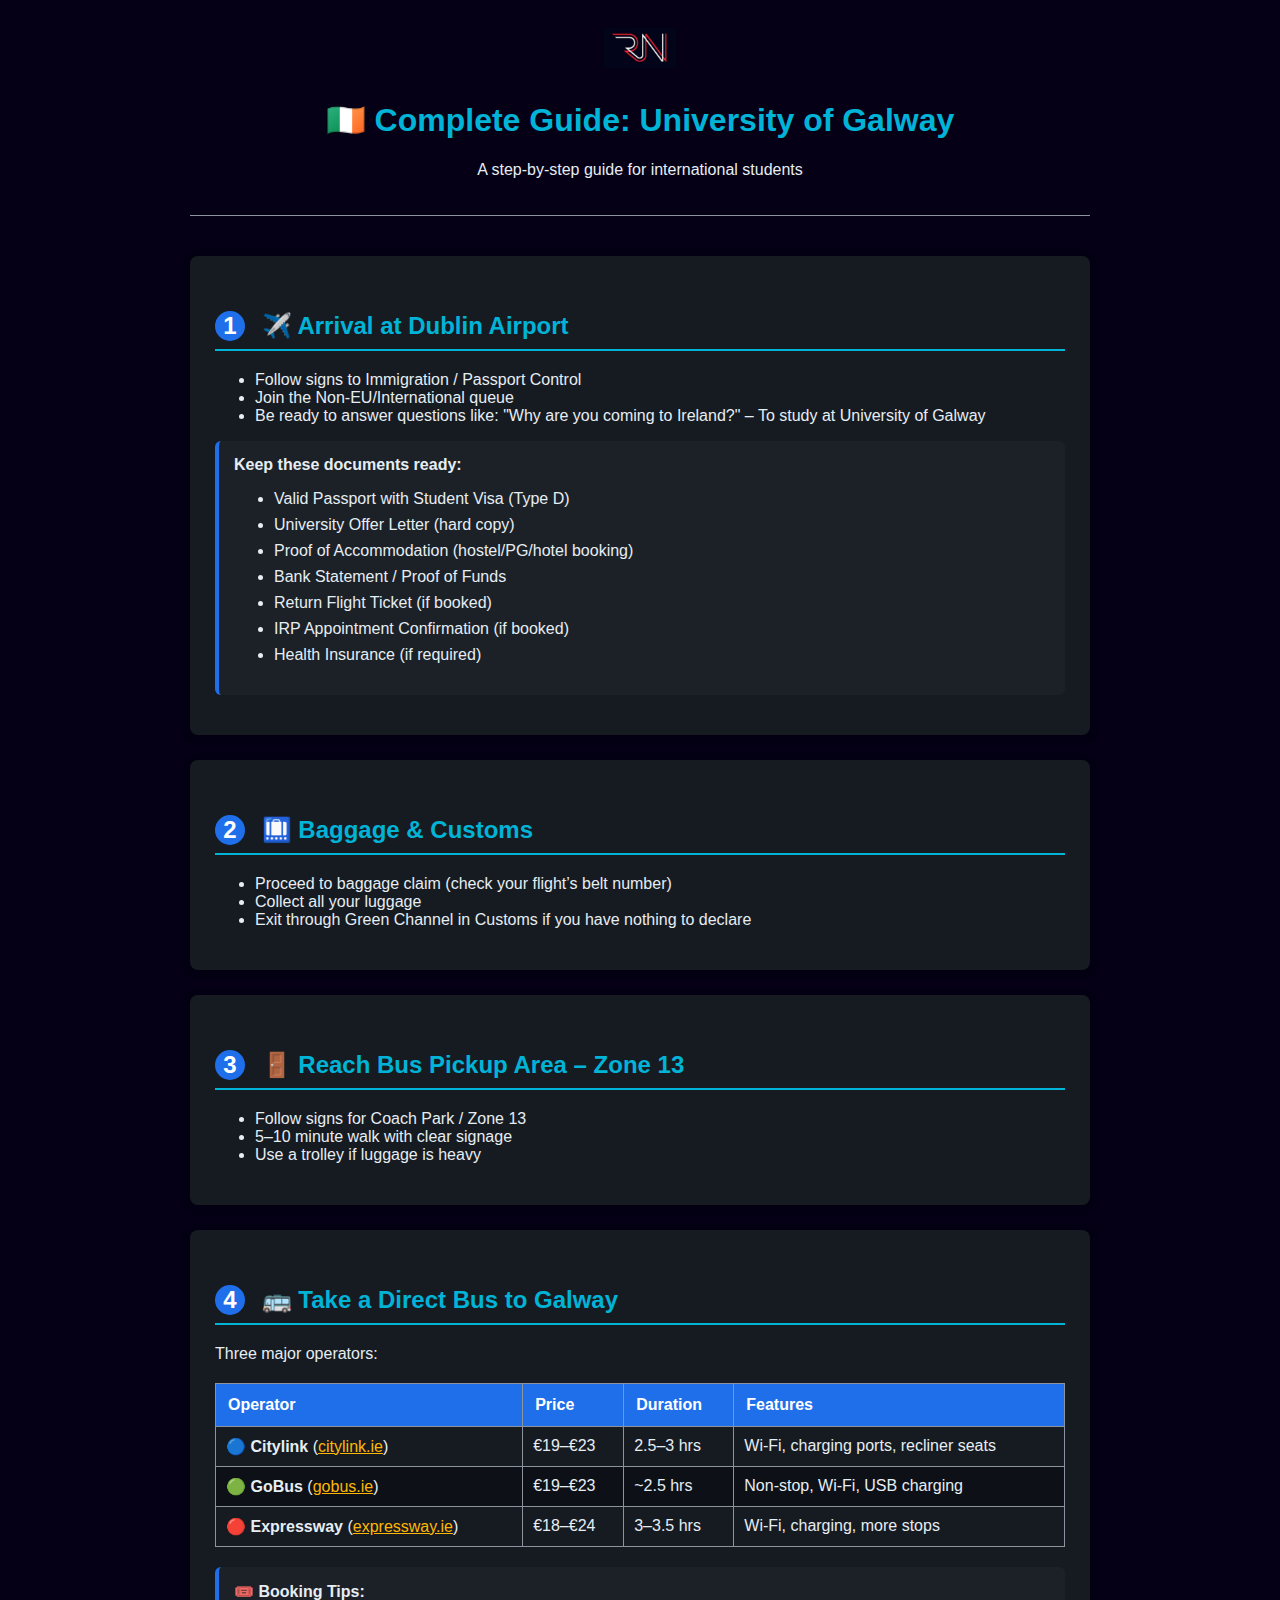
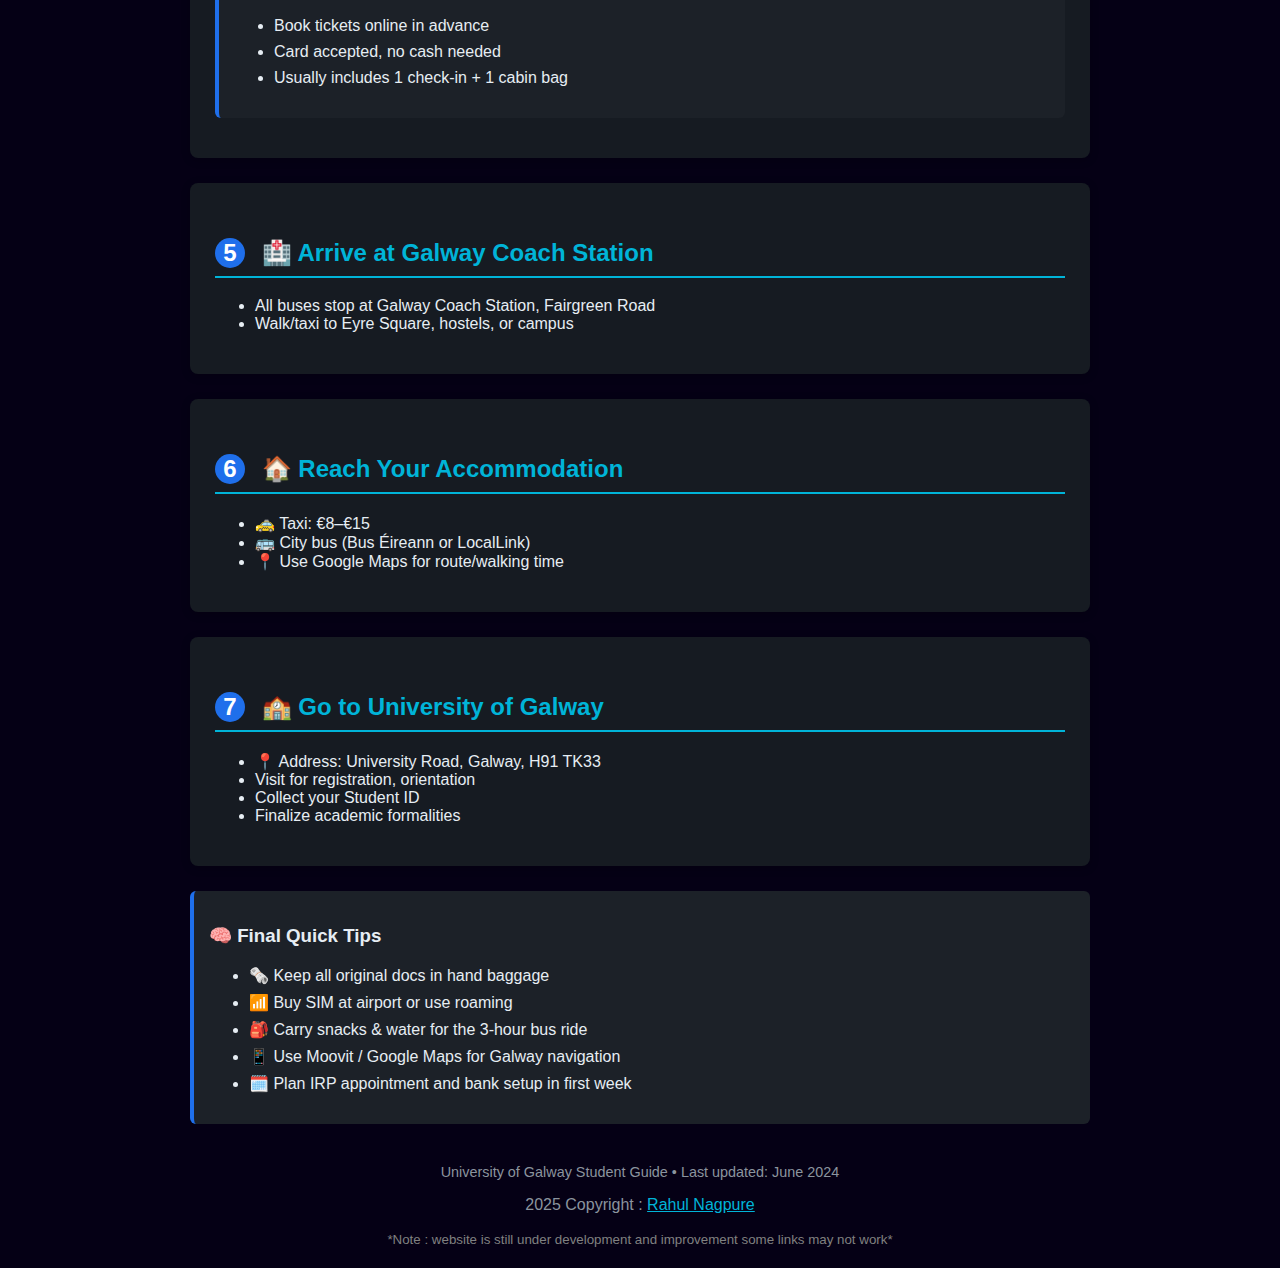
<file: Ireland.html>
<!DOCTYPE html>
<html lang="en">
<head>
    <meta charset="UTF-8">
    <meta name="viewport" content="width=device-width, initial-scale=1.0">
    <title>🇮🇪 Complete Arrival Guide: University of Galway</title>
    <style>
        :root {
            --primary: #00b4d8;
            --secondary: #ffb703;
            --bg: #050015;
            --text: #e6edf3;
            --muted: #8b949e;
            --highlight: #1f6feb;
        }

        body {
            font-family: 'Segoe UI', Tahoma, Geneva, Verdana, sans-serif;
            background-color: var(--bg);
            color: var(--text);
            max-width: 900px;
            margin: 0 auto;
            padding: 20px;
        }

        header {
            text-align: center;
            margin-bottom: 40px;
            padding-bottom: 20px;
            border-bottom: 1px solid var(--muted);
        }

        .sticky-logo {
            position: sticky;
            top: 0;
            z-index: 1000;
            background-color: #050015;
            padding: 8px 0;
            display: flex;
            justify-content: center;
            align-items: center;
        }

        .sticky-logo img {
            max-height: 40px;
        }

        h1 {
            color: var(--primary);
            font-weight: 600;
        }

        h2 {
            color: var(--primary);
            margin-top: 30px;
            padding-bottom: 8px;
            border-bottom: 2px solid var(--primary);
        }

        .step {
            background-color: #161b22;
            border-radius: 8px;
            padding: 25px;
            margin-bottom: 25px;
            box-shadow: 0 2px 10px rgba(0,0,0,0.2);
        }

        .step-number {
            display: inline-block;
            background: var(--highlight);
            color: white;
            width: 30px;
            height: 30px;
            text-align: center;
            line-height: 30px;
            border-radius: 50%;
            margin-right: 10px;
            font-weight: bold;
        }

        .documents, .tips {
            background-color: #1c2128;
            border-left: 4px solid var(--highlight);
            padding: 15px;
            margin: 15px 0;
            border-radius: 6px;
        }

        .documents li, .tips li {
            margin-bottom: 8px;
        }

        table {
            width: 100%;
            border-collapse: collapse;
            margin: 20px 0;
        }

        table, th, td {
            border: 1px solid var(--muted);
        }

        th {
            background-color: var(--highlight);
            color: white;
            padding: 12px;
            text-align: left;
        }

        td {
            padding: 10px;
            background-color: #0d1117;
        }

        tr:nth-child(even) td {
            background-color: #161b22;
        }

        a {
            color: var(--secondary);
        }

        footer {
            text-align: center;
            margin-top: 40px;
            color: var(--muted);
            font-size: 0.9em;
        }

        .copyright {
            color: #8b949e;
        }

        .copyright a{
            color: #00b4d8;
        }
    </style>
</head>
<body>

    <div class="sticky-logo" style="position: sticky; top: 0; z-index: 1000;">
        <a href="index.html">
            <img src="/images/logo.jpeg" alt="logo">
        </a>
    </div>

    <header>
        <h1>🇮🇪 Complete Guide: University of Galway</h1>
        <p>A step-by-step guide for international students</p>
    </header>

    <div class="step">
        <h2><span class="step-number">1</span> ✈️ Arrival at Dublin Airport</h2>
        <ul>
            <li>Follow signs to Immigration / Passport Control</li>
            <li>Join the Non-EU/International queue</li>
            <li>Be ready to answer questions like: "Why are you coming to Ireland?" – To study at University of Galway</li>
        </ul>
        <div class="documents">
            <strong>Keep these documents ready:</strong>
            <ul>
                <li>Valid Passport with Student Visa (Type D)</li>
                <li>University Offer Letter (hard copy)</li>
                <li>Proof of Accommodation (hostel/PG/hotel booking)</li>
                <li>Bank Statement / Proof of Funds</li>
                <li>Return Flight Ticket (if booked)</li>
                <li>IRP Appointment Confirmation (if booked)</li>
                <li>Health Insurance (if required)</li>
            </ul>
        </div>
    </div>

    <div class="step">
        <h2><span class="step-number">2</span> 🛄 Baggage & Customs</h2>
        <ul>
            <li>Proceed to baggage claim (check your flight’s belt number)</li>
            <li>Collect all your luggage</li>
            <li>Exit through Green Channel in Customs if you have nothing to declare</li>
        </ul>
    </div>

    <div class="step">
        <h2><span class="step-number">3</span> 🚪 Reach Bus Pickup Area – Zone 13</h2>
        <ul>
            <li>Follow signs for Coach Park / Zone 13</li>
            <li>5–10 minute walk with clear signage</li>
            <li>Use a trolley if luggage is heavy</li>
        </ul>
    </div>

    <div class="step">
        <h2><span class="step-number">4</span> 🚌 Take a Direct Bus to Galway</h2>
        <p>Three major operators:</p>
        <table>
            <tr>
                <th>Operator</th>
                <th>Price</th>
                <th>Duration</th>
                <th>Features</th>
            </tr>
            <tr>
                <td>🔵 <strong>Citylink</strong> (<a href="https://www.citylink.ie">citylink.ie</a>)</td>
                <td>€19–€23</td>
                <td>2.5–3 hrs</td>
                <td>Wi-Fi, charging ports, recliner seats</td>
            </tr>
            <tr>
                <td>🟢 <strong>GoBus</strong> (<a href="https://www.gobus.ie">gobus.ie</a>)</td>
                <td>€19–€23</td>
                <td>~2.5 hrs</td>
                <td>Non-stop, Wi-Fi, USB charging</td>
            </tr>
            <tr>
                <td>🔴 <strong>Expressway</strong> (<a href="https://www.expressway.ie">expressway.ie</a>)</td>
                <td>€18–€24</td>
                <td>3–3.5 hrs</td>
                <td>Wi-Fi, charging, more stops</td>
            </tr>
        </table>
        <div class="documents">
            <strong>🎟️ Booking Tips:</strong>
            <ul>
                <li>Book tickets online in advance</li>
                <li>Card accepted, no cash needed</li>
                <li>Usually includes 1 check-in + 1 cabin bag</li>
            </ul>
        </div>
    </div>

    <div class="step">
        <h2><span class="step-number">5</span> 🏥 Arrive at Galway Coach Station</h2>
        <ul>
            <li>All buses stop at Galway Coach Station, Fairgreen Road</li>
            <li>Walk/taxi to Eyre Square, hostels, or campus</li>
        </ul>
    </div>

    <div class="step">
        <h2><span class="step-number">6</span> 🏠 Reach Your Accommodation</h2>
        <ul>
            <li>🚕 Taxi: €8–€15</li>
            <li>🚌 City bus (Bus Éireann or LocalLink)</li>
            <li>📍 Use Google Maps for route/walking time</li>
        </ul>
    </div>

    <div class="step">
        <h2><span class="step-number">7</span> 🏫 Go to University of Galway</h2>
        <ul>
            <li>📍 Address: University Road, Galway, H91 TK33</li>
            <li>Visit for registration, orientation</li>
            <li>Collect your Student ID</li>
            <li>Finalize academic formalities</li>
        </ul>
    </div>

    <div class="tips">
        <h3>🧠 Final Quick Tips</h3>
        <ul>
            <li>🗞️ Keep all original docs in hand baggage</li>
            <li>📶 Buy SIM at airport or use roaming</li>
            <li>🎒 Carry snacks & water for the 3-hour bus ride</li>
            <li>📱 Use Moovit / Google Maps for Galway navigation</li>
            <li>🗓️ Plan IRP appointment and bank setup in first week</li>
        </ul>
    </div>

    <footer>
        <p>University of Galway Student Guide • Last updated: June 2024</p>
    </footer>

    <div class="copyright flexbox-container">
        <center><p><span><i class="fa fa-copyright"></i></span> 2025 Copyright : <a class="footer-name" href="https://www.linkedin.com/in/rahul-nagpure-82a8991b1">Rahul Nagpure</a></span></p></center>
        <center><small style="color:grey;">*Note : website is still under development and improvement some links may not work*</small></center>
    </div>
</body>
</html>
</file>
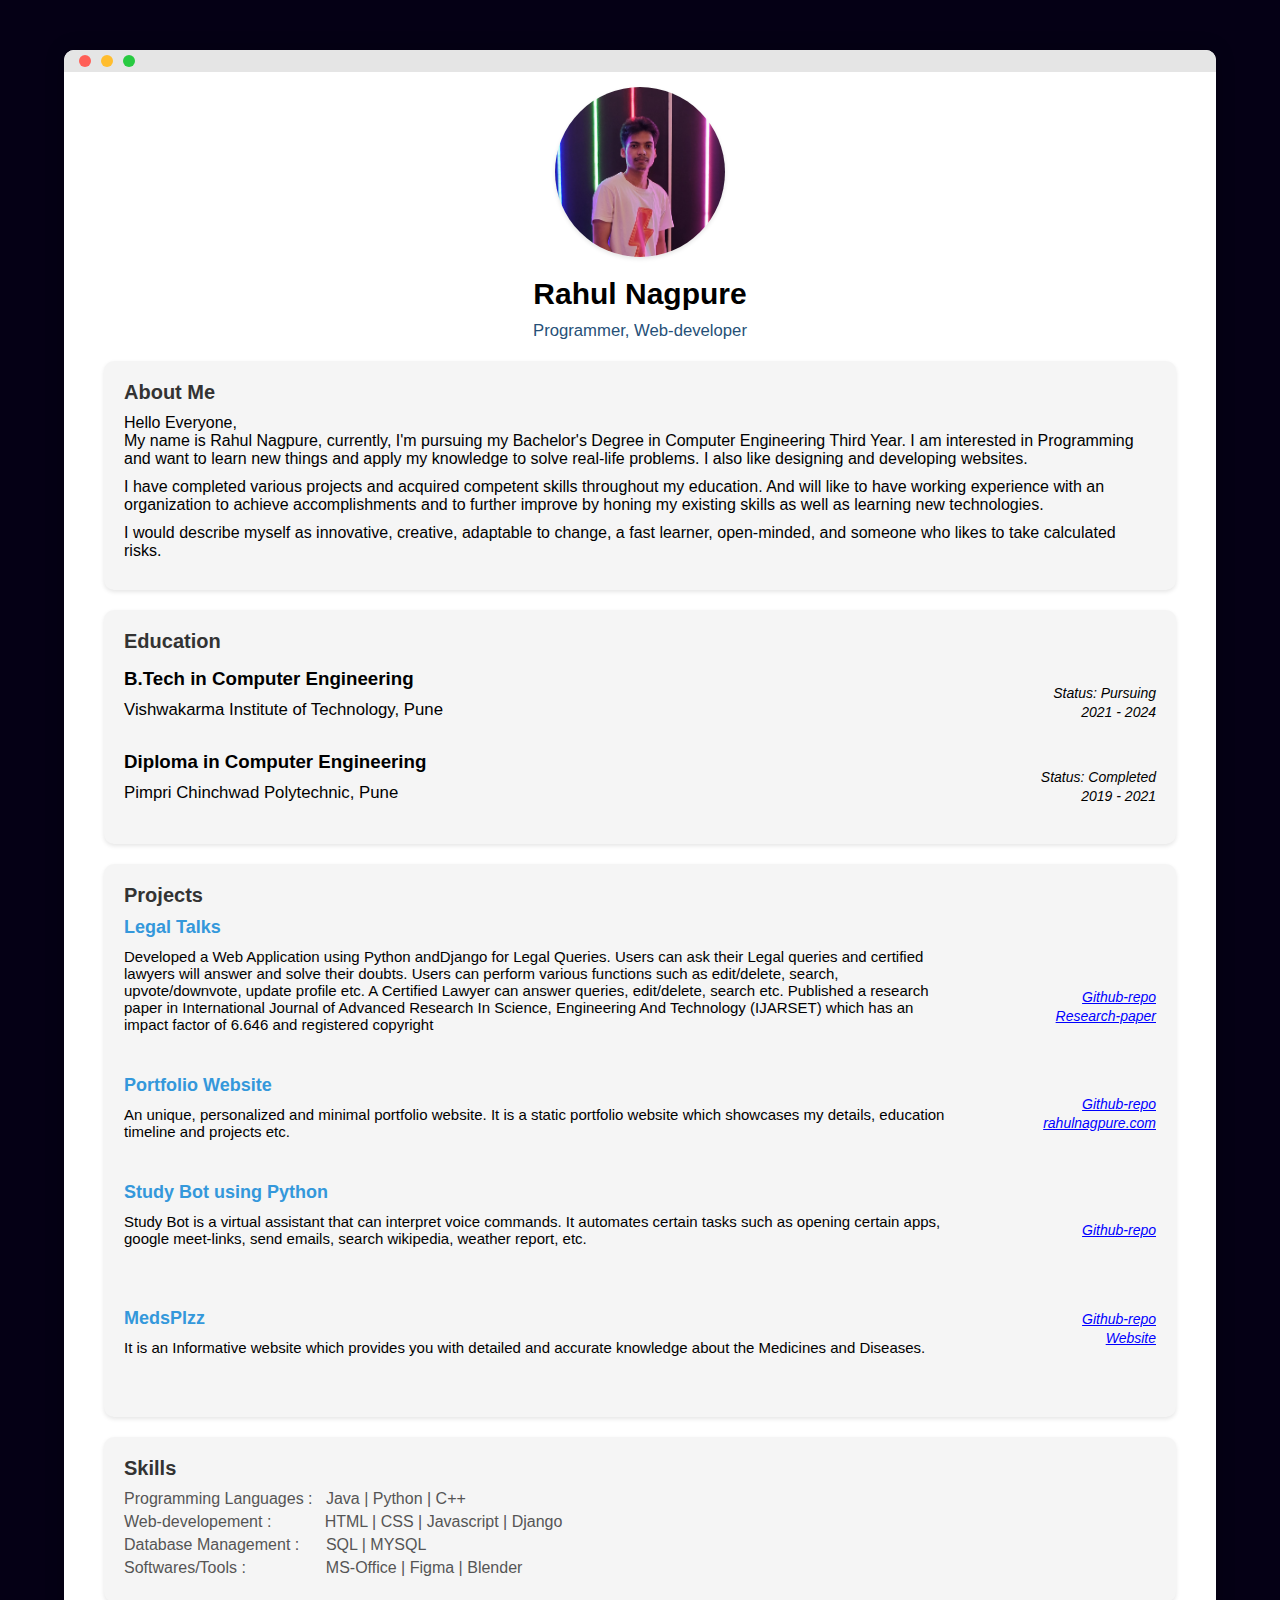
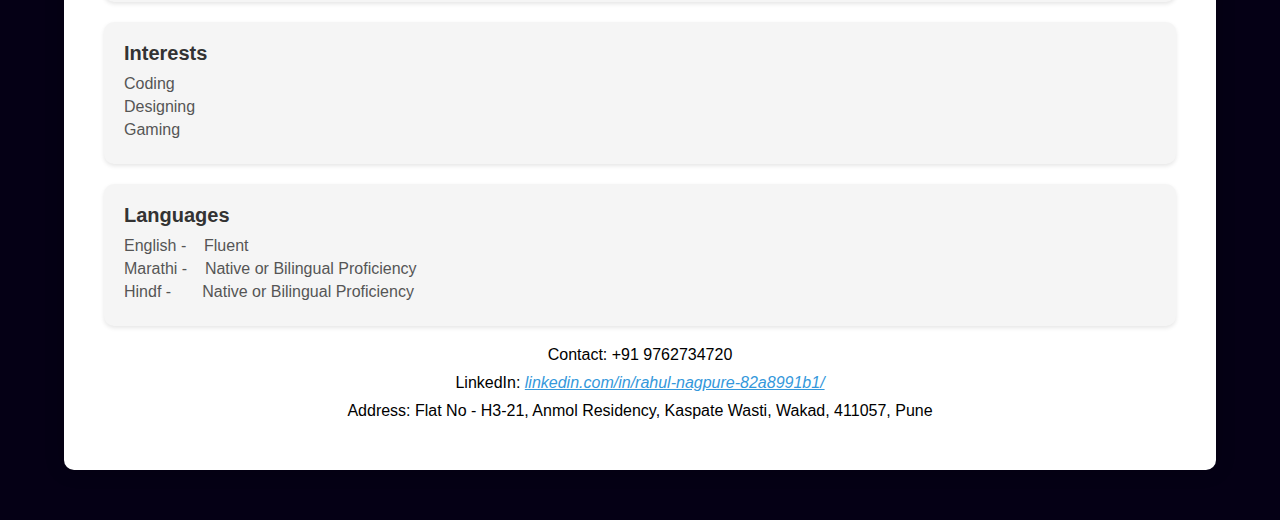
<file: resume.html>
<!DOCTYPE html>
<html lang="en">
<head>
  <meta charset="UTF-8">
  <meta name="viewport" content="width=device-width, initial-scale=1.0">
  <link rel="stylesheet" href="css/resume.css">
  <title>Resume</title>
</head>
<body>
  <div class="browser">
    <div class="browser-controls">
      <div class="browser-button close"></div>
      <div class="browser-button minimize"></div>
      <div class="browser-button restore"></div>
    </div>
    <div class="browser-content">
      <div class="resume">
        <div class="header">
          <div class="profile-picture"></div>
          <h1 class="name">Rahul Nagpure</h1>
          <p class="title">Programmer, Web-developer</p>
        </div>
        <div class="section about">
          <h2>About Me</h2>
          <p>Hello Everyone,<br>
            My name is Rahul Nagpure, currently, I'm pursuing my Bachelor's Degree in Computer Engineering Third Year. 
            I am interested in Programming and want to learn new things and apply my knowledge to solve real-life problems. I also like designing and developing websites.
          </p>
            <p>
              I have completed various projects and acquired competent skills throughout my education.
              And will like to have working experience with an organization to achieve accomplishments and to further improve by honing my existing skills as well as learning new technologies.
            </p>
            
            <p>I would describe myself as innovative, creative, adaptable to change, a fast learner, open-minded, and someone who likes to take calculated risks.</p>
        </div>
        <div class="section education">
          <h2>Education</h2>
          <div class="education-entry">
            <h3>B.Tech in Computer Engineering</h3>
            <h4>Vishwakarma Institute of Technology, Pune</h4>
            <p>2021 - 2024</p>
            <p>Status: Pursuing</p>
          </div>
          <div class="education-entry">
            <h3>Diploma in Computer Engineering</h3>
            <h4>Pimpri Chinchwad Polytechnic, Pune</h4>
            <p>2019 - 2021</p>
            <p>Status: Completed</p>
            <br><br>
          </div>
        </div>
        <div class="section projects">
          <h2>Projects</h2>
          <div class="project">
            <h3>Legal Talks</h3>
            <h4>Developed a Web Application using Python andDjango for Legal Queries.
              Users can ask their Legal queries and certified lawyers will answer and solve their doubts. Users can perform various functions such
              as edit/delete, search, upvote/downvote, update profile etc. A Certified Lawyer can answer queries, edit/delete, search etc. Published a research paper in International Journal of Advanced
              Research In Science, Engineering And Technology (IJARSET) which
              has an impact factor of 6.646 and registered copyright
            </h4>
            <p class="float-right"><a href="http://www.ijarset.com/upload/2021/april/19-rahul-33.PDF">Research-paper</a></p>
            <p class="float-right"><a href="https://github.com/RahulN25/LegalTalks">Github-repo</a></p>
          </div>
          <div class="project">
            <h3>Portfolio Website</h3>
            <h4>An unique, personalized and minimal portfolio website. It is a static portfolio website which showcases my details, education timeline and projects etc.</h4>
            <p class="float-right"><a href="https://rahulnagpure.com">rahulnagpure.com</a></p>
            <p class="float-right"><a href="https://github.com/RahulN25/LegalTalks">Github-repo</a></p>
          </div>
          <div class="project">
            <h3>Study Bot using Python</h3>
            <h4>Study Bot is a virtual assistant that can interpret voice commands. It automates certain tasks such as opening certain apps, google meet-links, send emails, search wikipedia, weather report, etc.</h4>
            <p class="float-right"><a href="https://github.com/RahulN25/Study_Bot">Github-repo</a></p>
          </div>
          <div class="project">
            <h3>MedsPlzz</h3>
            <h4>It is an Informative website which provides you with detailed and
              accurate knowledge about the Medicines and Diseases.</h4>
            <p class="float-right"><a href="http://medsplzz.rf.gd">Website</a></p>
            <p class="float-right"><a href="https://github.com/RahulN25/Medsplzz">Github-repo</a></p>
          </div>
        </div>
        <div class="section skills">
          <h2>Skills</h2>
          <ul>
            <li>Programming Languages : &nbsp;&nbsp;Java | Python | C++</li>
            <li>Web-developement : &nbsp;&nbsp;&nbsp;&nbsp;&nbsp;&nbsp;&nbsp;&nbsp;&nbsp;&nbsp; HTML | CSS | Javascript | Django</li>
            <li>Database Management : &nbsp;&nbsp;&nbsp;&nbsp; SQL | MYSQL</li>
            <li>Softwares/Tools : &nbsp;&nbsp;&nbsp;&nbsp;&nbsp;&nbsp;&nbsp;&nbsp;&nbsp;&nbsp;&nbsp;&nbsp;&nbsp;&nbsp;&nbsp;&nbsp; MS-Office | Figma | Blender</li>
          </ul>
        </div>
        <div class="section interests">
          <h2>Interests</h2>
          <ul>
            <li>Coding</li>
            <li>Designing</li>
            <li>Gaming</li>
          </ul>
        </div>
        <div class="section languages">
          <h2>Languages</h2>
          <ul>
            <li>English - &nbsp;&nbsp; Fluent</li>
            <li>Marathi - &nbsp;&nbsp; Native or Bilingual Proficiency</li>
            <li>Hindf - &nbsp;&nbsp;&nbsp;&nbsp;&nbsp; Native or Bilingual Proficiency</li>
          </ul>
        </div>
        <div class="contacts">
          <p>Contact: +91 9762734720</p>
          <p>LinkedIn: <a href="#">linkedin.com/in/rahul-nagpure-82a8991b1/</a></p>
          <p>Address: Flat No - H3-21, Anmol Residency, Kaspate Wasti, Wakad, 411057, Pune</p>
        </div>
      </div>
    </div>
  </div>
</body>
</html>
</file>
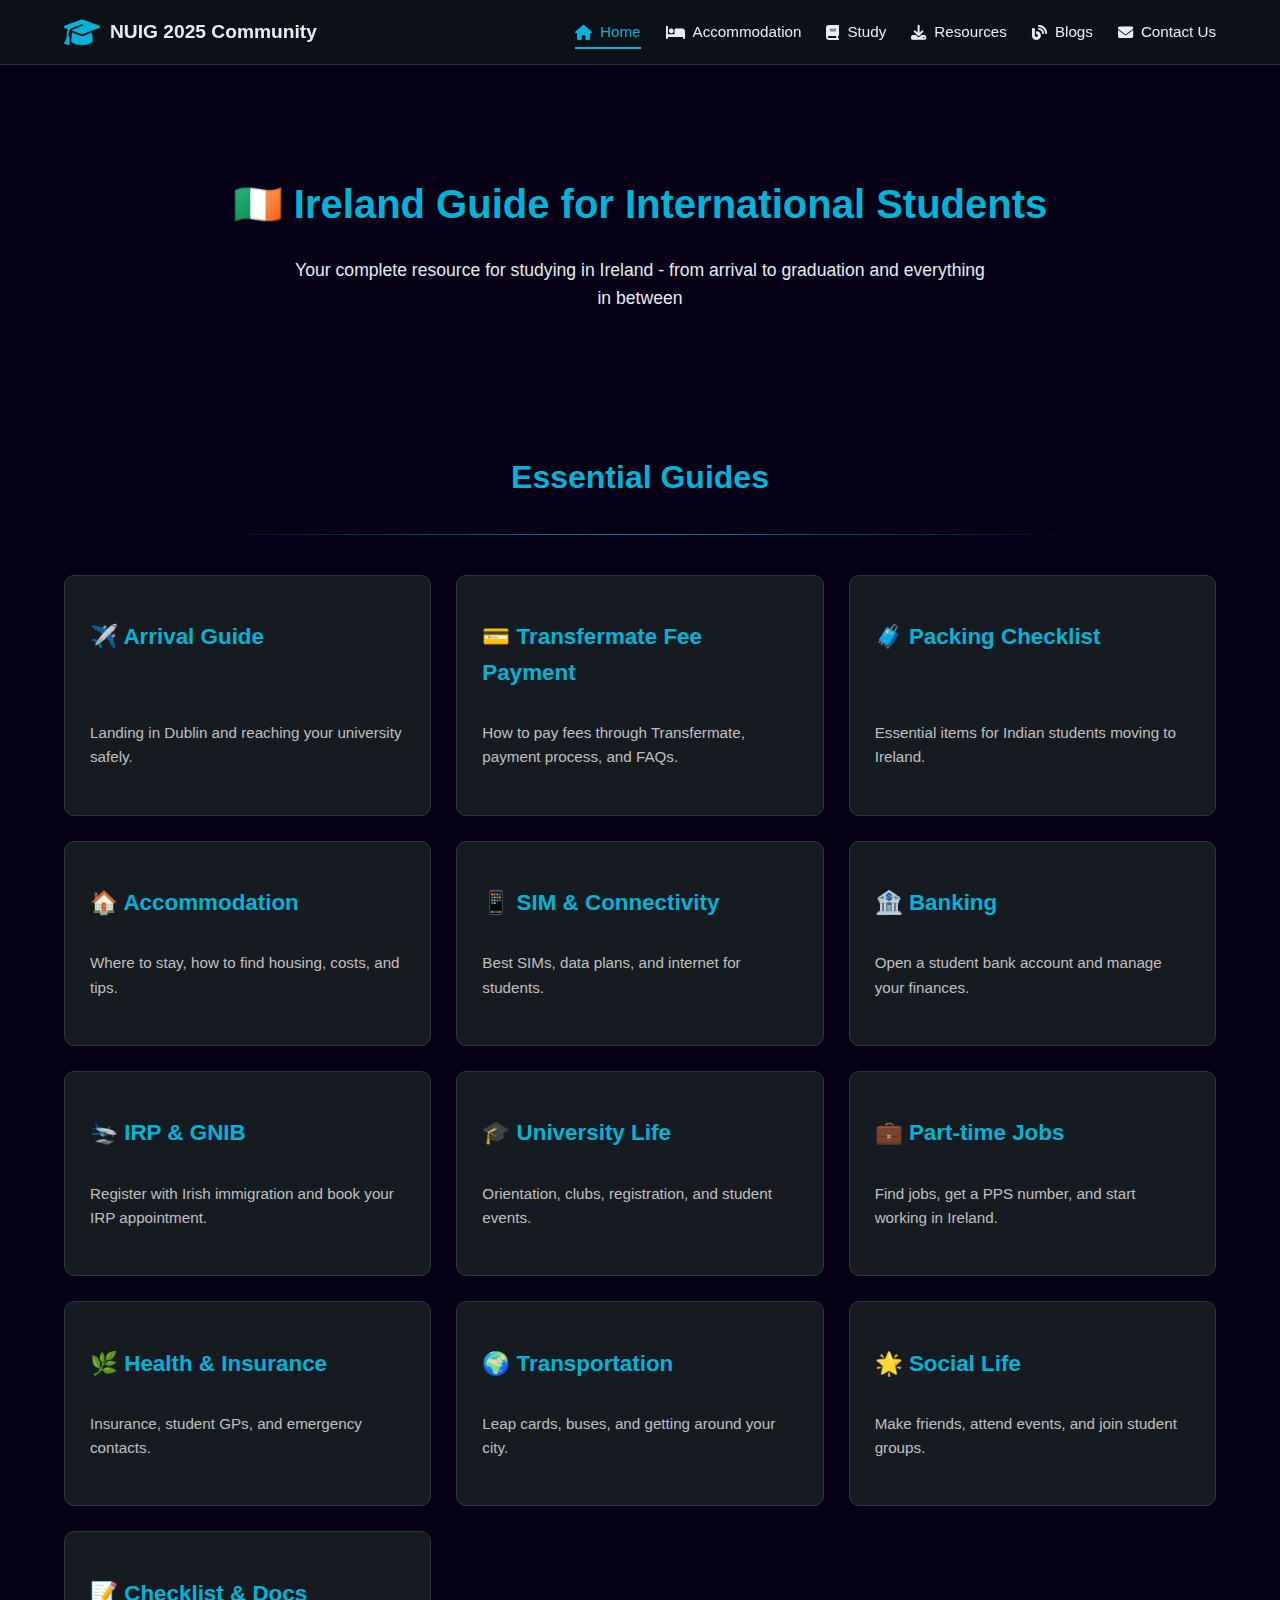
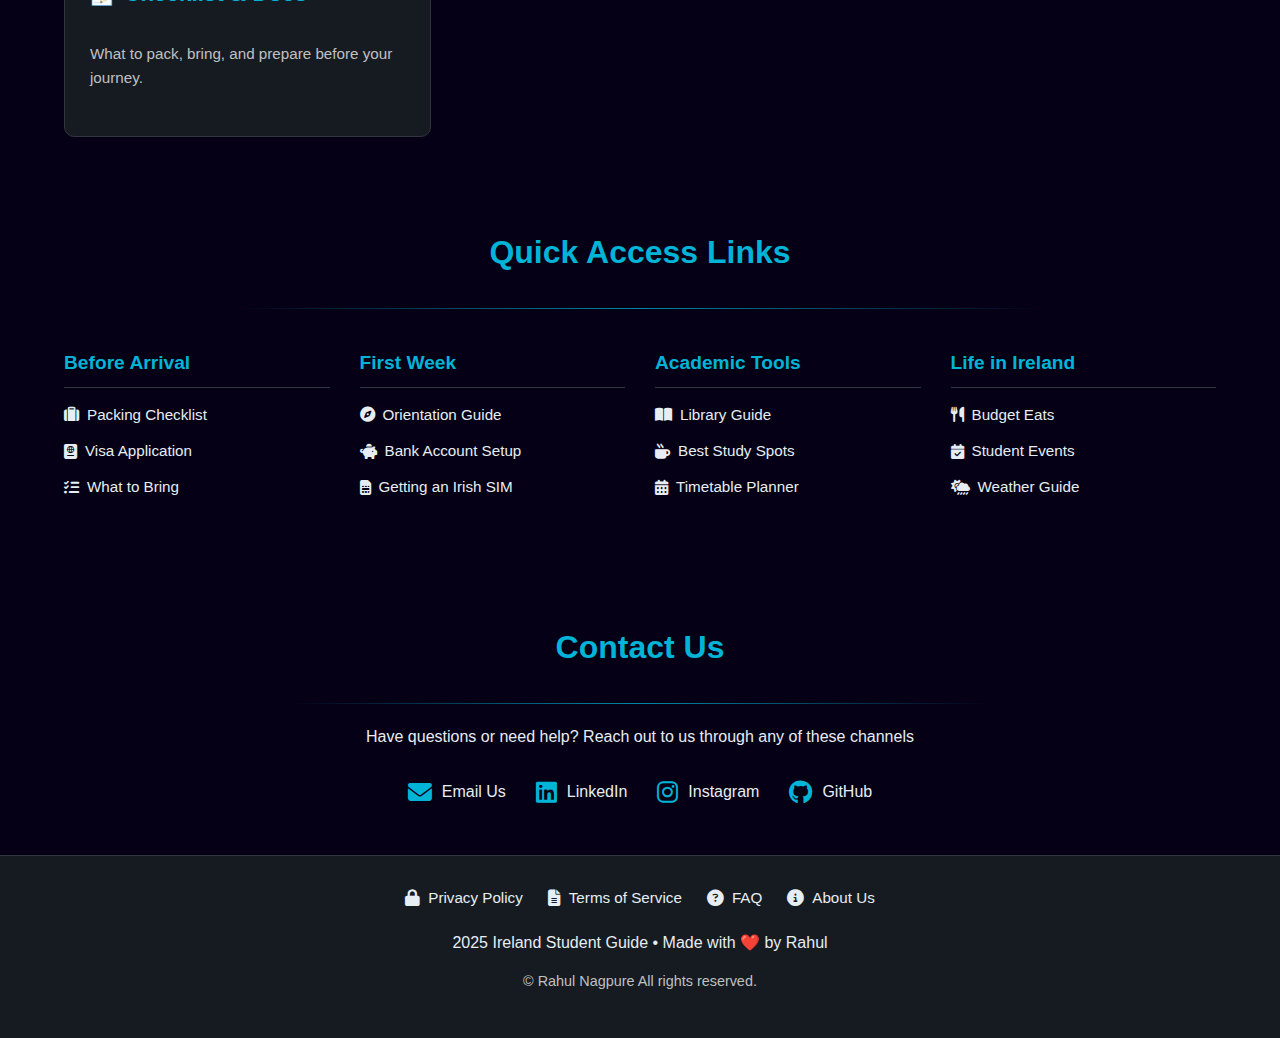
<file: Ireland/Ireland.html>
<!DOCTYPE html>
<html lang="en">
<head>
  <meta charset="UTF-8" />
  <meta name="viewport" content="width=device-width, initial-scale=1.0"/>
  <title>NUIG 2025 Community Website</title>
  <link rel="stylesheet" href="https://cdnjs.cloudflare.com/ajax/libs/font-awesome/6.4.0/css/all.min.css">
  <link rel="stylesheet" href="css/Ireland.css">
</head>
<body>
  <!-- Navigation Bar -->
  <nav class="navbar">
    <div class="nav-container">
      <a href="index.html" class="logo">
        <i class="fas fa-graduation-cap logo-icon"></i>
        <span>NUIG 2025 Community</span>
      </a>
      
      <button class="mobile-menu-btn" id="mobileMenuBtn">
        <i class="fas fa-bars"></i>
      </button>
      
      <div class="nav-links" id="navLinks">
        <a href="index.html" class="active">
          <i class="fas fa-home"></i> Home
        </a>
        <a href="accommodation.html">
          <i class="fas fa-bed"></i> Accommodation
        </a>
        <a href="study.html">
          <i class="fas fa-book"></i> Study
        </a>
        <a href="tools.html">
          <i class="fas fa-download"></i> Resources
        </a>
        <a href="blog.html">
          <i class="fas fa-blog"></i> Blogs
        </a>
        <a href="#contact">
          <i class="fas fa-envelope"></i> Contact Us
        </a>
      </div>
    </div>
  </nav>

  <!-- Header Section -->
  <header>
    <h1>🇮🇪 Ireland Guide for International Students</h1>
    <p>Your complete resource for studying in Ireland - from arrival to graduation and everything in between</p>
  </header>

  <!-- Guides Section -->
  <h2 class="section-heading">Essential Guides</h2>
    <!-- Section Divider -->
  <div class="section-divider"></div>
  <div class="container">
    <a href="Pages/Arrival.html" class="card">
      <h2>✈️ Arrival Guide</h2>
      <p>Landing in Dublin and reaching your university safely.</p>
    </a>
    <a href="Pages/Transfermate.html" class="card">
      <h2>💳 Transfermate Fee Payment</h2>
      <p>How to pay fees through Transfermate, payment process, and FAQs.</p>
    </a>
    <a href="Pages/Packing-Checklist.html" class="card">
      <h2>🧳 Packing Checklist</h2>
      <p>Essential items for Indian students moving to Ireland.</p>
    </a>
    <a href="accommodation.html" class="card">
      <h2>🏠 Accommodation</h2>
      <p>Where to stay, how to find housing, costs, and tips.</p>
    </a>
    <a href="#" class="card">
      <h2>📱 SIM & Connectivity</h2>
      <p>Best SIMs, data plans, and internet for students.</p>
    </a>
    <a href="#" class="card">
      <h2>🏦 Banking</h2>
      <p>Open a student bank account and manage your finances.</p>
    </a>
    <a href="#" class="card">
      <h2>🛬 IRP & GNIB</h2>
      <p>Register with Irish immigration and book your IRP appointment.</p>
    </a>
    <a href="#" class="card">
      <h2>🎓 University Life</h2>
      <p>Orientation, clubs, registration, and student events.</p>
    </a>
    <a href="#" class="card">
      <h2>💼 Part-time Jobs</h2>
      <p>Find jobs, get a PPS number, and start working in Ireland.</p>
    </a>
    <a href="#" class="card">
      <h2>🌿 Health & Insurance</h2>
      <p>Insurance, student GPs, and emergency contacts.</p>
    </a>
    <a href="#" class="card">
      <h2>🌍 Transportation</h2>
      <p>Leap cards, buses, and getting around your city.</p>
    </a>
    <a href="#" class="card">
      <h2>🌟 Social Life</h2>
      <p>Make friends, attend events, and join student groups.</p>
    </a>
    <a href="#" class="card">
      <h2>📝 Checklist & Docs</h2>
      <p>What to pack, bring, and prepare before your journey.</p>
    </a>
  </div>

  <!-- Quick Links Section -->
  <section class="quick-links-section">
    <h2 class="section-heading">Quick Access Links</h2>
      <!-- Section Divider -->
  <div class="section-divider"></div>
    <div class="quick-links-grid">
      <div class="quick-links-group">
        <h3>Before Arrival</h3>
        <ul>
          <li><a href="packing-list.html"><i class="fas fa-suitcase"></i> Packing Checklist</a></li>
          <li><a href="visa-process.html"><i class="fas fa-passport"></i> Visa Application</a></li>
          <li><a href="what-to-bring.html"><i class="fas fa-list-check"></i> What to Bring</a></li>
        </ul>
      </div>
      
      <div class="quick-links-group">
        <h3>First Week</h3>
        <ul>
          <li><a href="orientation.html"><i class="fas fa-compass"></i> Orientation Guide</a></li>
          <li><a href="bank-account.html"><i class="fas fa-piggy-bank"></i> Bank Account Setup</a></li>
          <li><a href="sim-card.html"><i class="fas fa-sim-card"></i> Getting an Irish SIM</a></li>
        </ul>
      </div>
      
      <div class="quick-links-group">
        <h3>Academic Tools</h3>
        <ul>
          <li><a href="library-guide.html"><i class="fas fa-book-open"></i> Library Guide</a></li>
          <li><a href="study-spots.html"><i class="fas fa-mug-hot"></i> Best Study Spots</a></li>
          <li><a href="timetable.html"><i class="fas fa-calendar-alt"></i> Timetable Planner</a></li>
        </ul>
      </div>
      
      <div class="quick-links-group">
        <h3>Life in Ireland</h3>
        <ul>
          <li><a href="budget-eats.html"><i class="fas fa-utensils"></i> Budget Eats</a></li>
          <li><a href="student-events.html"><i class="fas fa-calendar-check"></i> Student Events</a></li>
          <li><a href="weather-guide.html"><i class="fas fa-cloud-sun-rain"></i> Weather Guide</a></li>
        </ul>
      </div>
    </div>
  </section>

  <!-- Contact Section -->
  <section id="contact" class="contact-section">
    <h2 class="section-heading">Contact Us</h2>
      <!-- Section Divider -->
  <div class="section-divider"></div>
    <p>Have questions or need help? Reach out to us through any of these channels</p>
    
    <div class="contact-links">
      <a href="mailto:help@irelandstudenthub.com" class="contact-link">
        <i class="fas fa-envelope contact-icon"></i>
        <span>Email Us</span>
      </a>
      <a href="https://linkedin.com" target="_blank" class="contact-link">
        <i class="fab fa-linkedin contact-icon"></i>
        <span>LinkedIn</span>
      </a>
      <a href="https://instagram.com" target="_blank" class="contact-link">
        <i class="fab fa-instagram contact-icon"></i>
        <span>Instagram</span>
      </a>
      <a href="https://github.com" target="_blank" class="contact-link">
        <i class="fab fa-github contact-icon"></i>
        <span>GitHub</span>
      </a>
    </div>
  </section>

  <!-- Footer -->
  <footer>
    <div class="footer-links">
      <a href="privacy.html"><i class="fas fa-lock"></i> Privacy Policy</a>
      <a href="terms.html"><i class="fas fa-file-alt"></i> Terms of Service</a>
      <a href="faq.html"><i class="fas fa-question-circle"></i> FAQ</a>
      <a href="about.html"><i class="fas fa-info-circle"></i> About Us</a>
    </div>
    2025 Ireland Student Guide • Made with ❤️ by Rahul
    <p class="copyright">&copy; Rahul Nagpure All rights reserved.</p>
  </footer>

  <script>
    // Mobile menu toggle functionality
    const mobileMenuBtn = document.getElementById('mobileMenuBtn');
    const navLinks = document.getElementById('navLinks');
    
    mobileMenuBtn.addEventListener('click', () => {
      navLinks.classList.toggle('active');
      mobileMenuBtn.innerHTML = navLinks.classList.contains('active') 
        ? '<i class="fas fa-times"></i>' 
        : '<i class="fas fa-bars"></i>';
    });
    
    // Close mobile menu when clicking a link
    document.querySelectorAll('.nav-links a').forEach(link => {
      link.addEventListener('click', () => {
        if (window.innerWidth <= 768) {
          navLinks.classList.remove('active');
          mobileMenuBtn.innerHTML = '<i class="fas fa-bars"></i>';
        }
      });
    });
  </script>
</body>
</html>
</file>
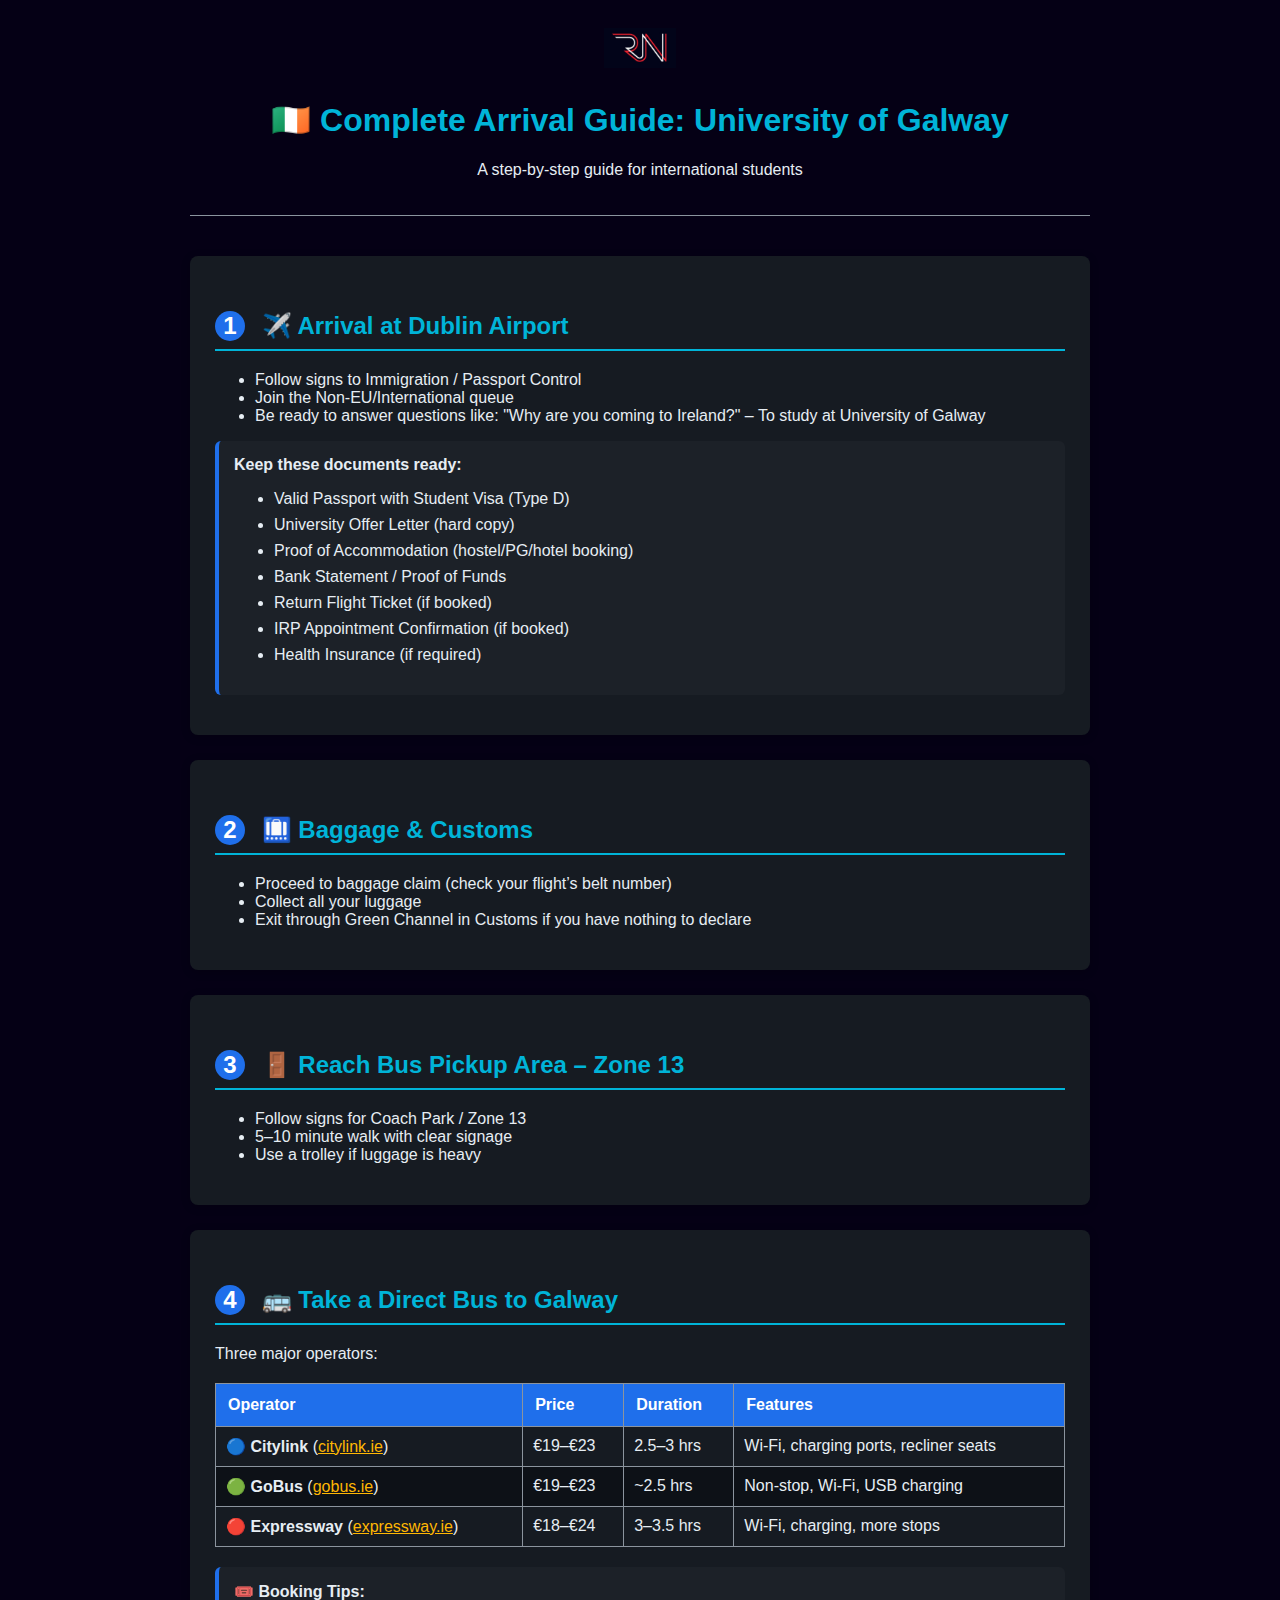
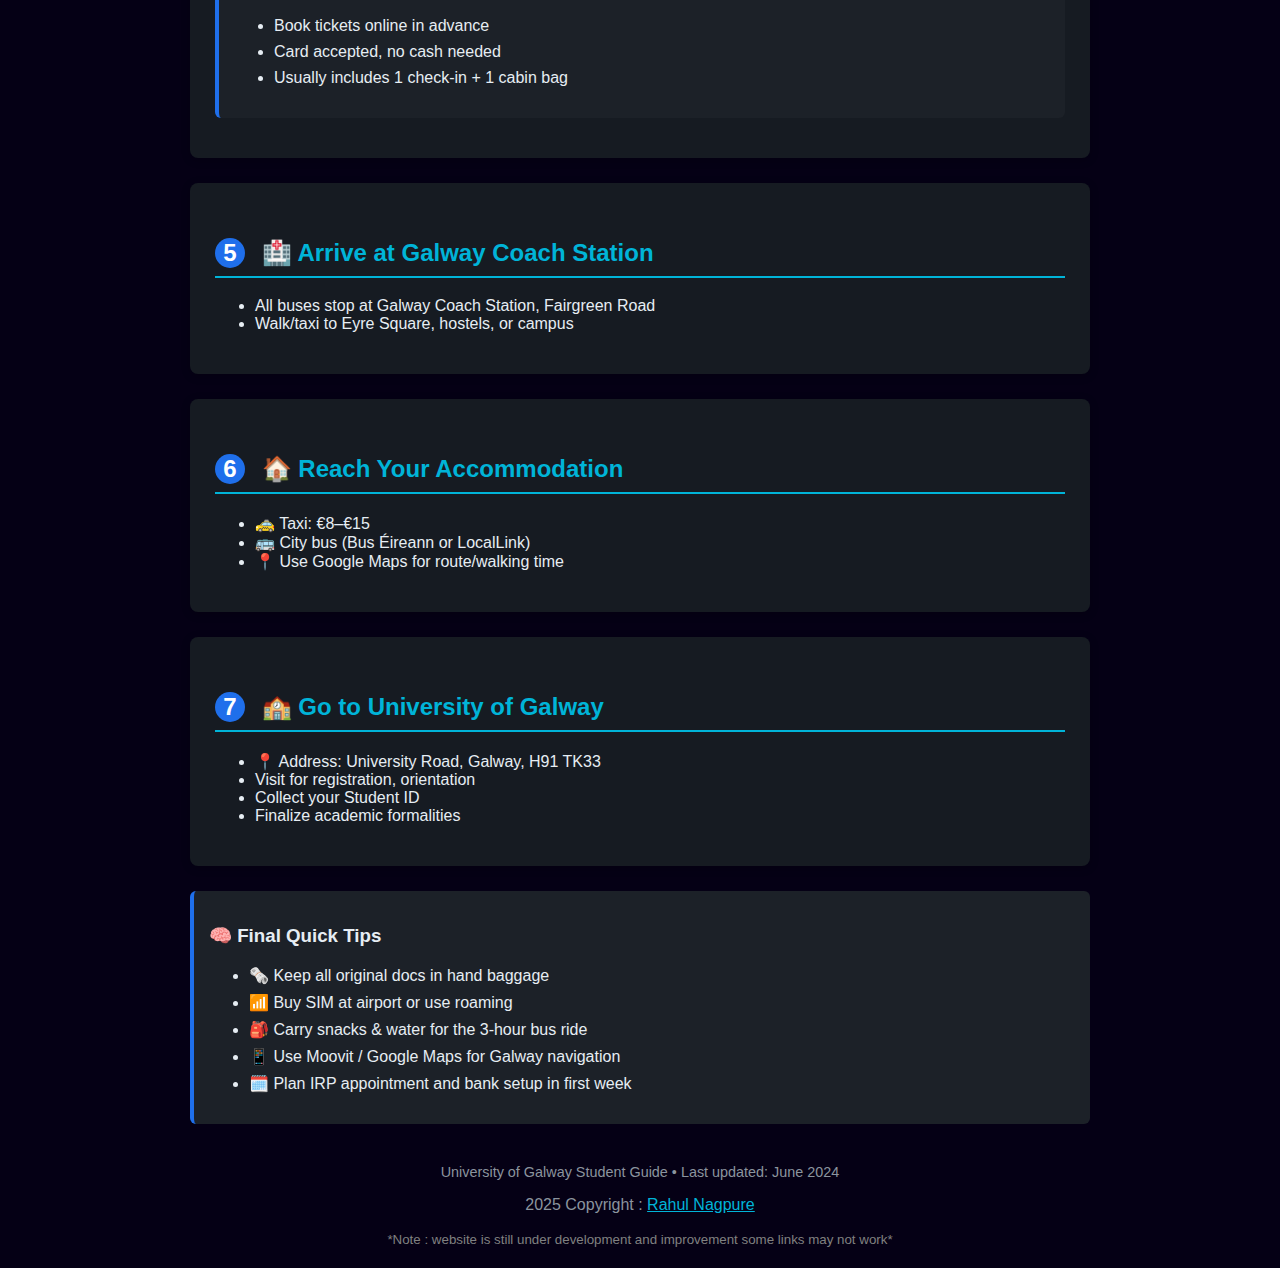
<file: Ireland/Pages/Arrival.html>
<!DOCTYPE html>
<html lang="en">
<head>
    <meta charset="UTF-8">
    <meta name="viewport" content="width=device-width, initial-scale=1.0">
    <title>🇮🇪 Complete Arrival Guide: University of Galway</title>
    <style>
        :root {
            --primary: #00b4d8;
            --secondary: #ffb703;
            --bg: #050015;
            --text: #e6edf3;
            --muted: #8b949e;
            --highlight: #1f6feb;
        }

        body {
            font-family: 'Segoe UI', Tahoma, Geneva, Verdana, sans-serif;
            background-color: var(--bg);
            color: var(--text);
            max-width: 900px;
            margin: 0 auto;
            padding: 20px;
        }

        header {
            text-align: center;
            margin-bottom: 40px;
            padding-bottom: 20px;
            border-bottom: 1px solid var(--muted);
        }

        .sticky-logo {
            position: sticky;
            top: 0;
            z-index: 1000;
            background-color: #050015;
            padding: 8px 0;
            display: flex;
            justify-content: center;
            align-items: center;
        }

        .sticky-logo img {
            max-height: 40px;
        }

        h1 {
            color: var(--primary);
            font-weight: 600;
        }

        h2 {
            color: var(--primary);
            margin-top: 30px;
            padding-bottom: 8px;
            border-bottom: 2px solid var(--primary);
        }

        .step {
            background-color: #161b22;
            border-radius: 8px;
            padding: 25px;
            margin-bottom: 25px;
            box-shadow: 0 2px 10px rgba(0,0,0,0.2);
        }

        .step-number {
            display: inline-block;
            background: var(--highlight);
            color: white;
            width: 30px;
            height: 30px;
            text-align: center;
            line-height: 30px;
            border-radius: 50%;
            margin-right: 10px;
            font-weight: bold;
        }

        .documents, .tips {
            background-color: #1c2128;
            border-left: 4px solid var(--highlight);
            padding: 15px;
            margin: 15px 0;
            border-radius: 6px;
        }

        .documents li, .tips li {
            margin-bottom: 8px;
        }

        table {
            width: 100%;
            border-collapse: collapse;
            margin: 20px 0;
        }

        table, th, td {
            border: 1px solid var(--muted);
        }

        th {
            background-color: var(--highlight);
            color: white;
            padding: 12px;
            text-align: left;
        }

        td {
            padding: 10px;
            background-color: #0d1117;
        }

        tr:nth-child(even) td {
            background-color: #161b22;
        }

        a {
            color: var(--secondary);
        }

        footer {
            text-align: center;
            margin-top: 40px;
            color: var(--muted);
            font-size: 0.9em;
        }

        .copyright {
            color: #8b949e;
        }

        .copyright a{
            color: #00b4d8;
        }
    </style>
</head>
<body>

    <div class="sticky-logo" style="position: sticky; top: 0; z-index: 1000;">
        <a href="/">
            <img src="../../images/logo.jpeg" alt="logo">
        </a>
    </div>

    <header>
        <h1>🇮🇪 Complete Arrival Guide: University of Galway</h1>
        <p>A step-by-step guide for international students</p>
    </header>

    <div class="step">
        <h2><span class="step-number">1</span> ✈️ Arrival at Dublin Airport</h2>
        <ul>
            <li>Follow signs to Immigration / Passport Control</li>
            <li>Join the Non-EU/International queue</li>
            <li>Be ready to answer questions like: "Why are you coming to Ireland?" – To study at University of Galway</li>
        </ul>
        <div class="documents">
            <strong>Keep these documents ready:</strong>
            <ul>
                <li>Valid Passport with Student Visa (Type D)</li>
                <li>University Offer Letter (hard copy)</li>
                <li>Proof of Accommodation (hostel/PG/hotel booking)</li>
                <li>Bank Statement / Proof of Funds</li>
                <li>Return Flight Ticket (if booked)</li>
                <li>IRP Appointment Confirmation (if booked)</li>
                <li>Health Insurance (if required)</li>
            </ul>
        </div>
    </div>

    <div class="step">
        <h2><span class="step-number">2</span> 🛄 Baggage & Customs</h2>
        <ul>
            <li>Proceed to baggage claim (check your flight’s belt number)</li>
            <li>Collect all your luggage</li>
            <li>Exit through Green Channel in Customs if you have nothing to declare</li>
        </ul>
    </div>

    <div class="step">
        <h2><span class="step-number">3</span> 🚪 Reach Bus Pickup Area – Zone 13</h2>
        <ul>
            <li>Follow signs for Coach Park / Zone 13</li>
            <li>5–10 minute walk with clear signage</li>
            <li>Use a trolley if luggage is heavy</li>
        </ul>
    </div>

    <div class="step">
        <h2><span class="step-number">4</span> 🚌 Take a Direct Bus to Galway</h2>
        <p>Three major operators:</p>
        <table>
            <tr>
                <th>Operator</th>
                <th>Price</th>
                <th>Duration</th>
                <th>Features</th>
            </tr>
            <tr>
                <td>🔵 <strong>Citylink</strong> (<a href="https://www.citylink.ie">citylink.ie</a>)</td>
                <td>€19–€23</td>
                <td>2.5–3 hrs</td>
                <td>Wi-Fi, charging ports, recliner seats</td>
            </tr>
            <tr>
                <td>🟢 <strong>GoBus</strong> (<a href="https://www.gobus.ie">gobus.ie</a>)</td>
                <td>€19–€23</td>
                <td>~2.5 hrs</td>
                <td>Non-stop, Wi-Fi, USB charging</td>
            </tr>
            <tr>
                <td>🔴 <strong>Expressway</strong> (<a href="https://www.expressway.ie">expressway.ie</a>)</td>
                <td>€18–€24</td>
                <td>3–3.5 hrs</td>
                <td>Wi-Fi, charging, more stops</td>
            </tr>
        </table>
        <div class="documents">
            <strong>🎟️ Booking Tips:</strong>
            <ul>
                <li>Book tickets online in advance</li>
                <li>Card accepted, no cash needed</li>
                <li>Usually includes 1 check-in + 1 cabin bag</li>
            </ul>
        </div>
    </div>

    <div class="step">
        <h2><span class="step-number">5</span> 🏥 Arrive at Galway Coach Station</h2>
        <ul>
            <li>All buses stop at Galway Coach Station, Fairgreen Road</li>
            <li>Walk/taxi to Eyre Square, hostels, or campus</li>
        </ul>
    </div>

    <div class="step">
        <h2><span class="step-number">6</span> 🏠 Reach Your Accommodation</h2>
        <ul>
            <li>🚕 Taxi: €8–€15</li>
            <li>🚌 City bus (Bus Éireann or LocalLink)</li>
            <li>📍 Use Google Maps for route/walking time</li>
        </ul>
    </div>

    <div class="step">
        <h2><span class="step-number">7</span> 🏫 Go to University of Galway</h2>
        <ul>
            <li>📍 Address: University Road, Galway, H91 TK33</li>
            <li>Visit for registration, orientation</li>
            <li>Collect your Student ID</li>
            <li>Finalize academic formalities</li>
        </ul>
    </div>

    <div class="tips">
        <h3>🧠 Final Quick Tips</h3>
        <ul>
            <li>🗞️ Keep all original docs in hand baggage</li>
            <li>📶 Buy SIM at airport or use roaming</li>
            <li>🎒 Carry snacks & water for the 3-hour bus ride</li>
            <li>📱 Use Moovit / Google Maps for Galway navigation</li>
            <li>🗓️ Plan IRP appointment and bank setup in first week</li>
        </ul>
    </div>

    <footer>
        <p>University of Galway Student Guide • Last updated: June 2024</p>
    </footer>

    <div class="copyright flexbox-container">
        <center><p><span><i class="fa fa-copyright"></i></span> 2025 Copyright : <a class="footer-name" href="https://www.linkedin.com/in/rahul-nagpure-82a8991b1">Rahul Nagpure</a></span></p></center>
        <center><small style="color:grey;">*Note : website is still under development and improvement some links may not work*</small></center>
    </div>
</body>
</html>
</file>
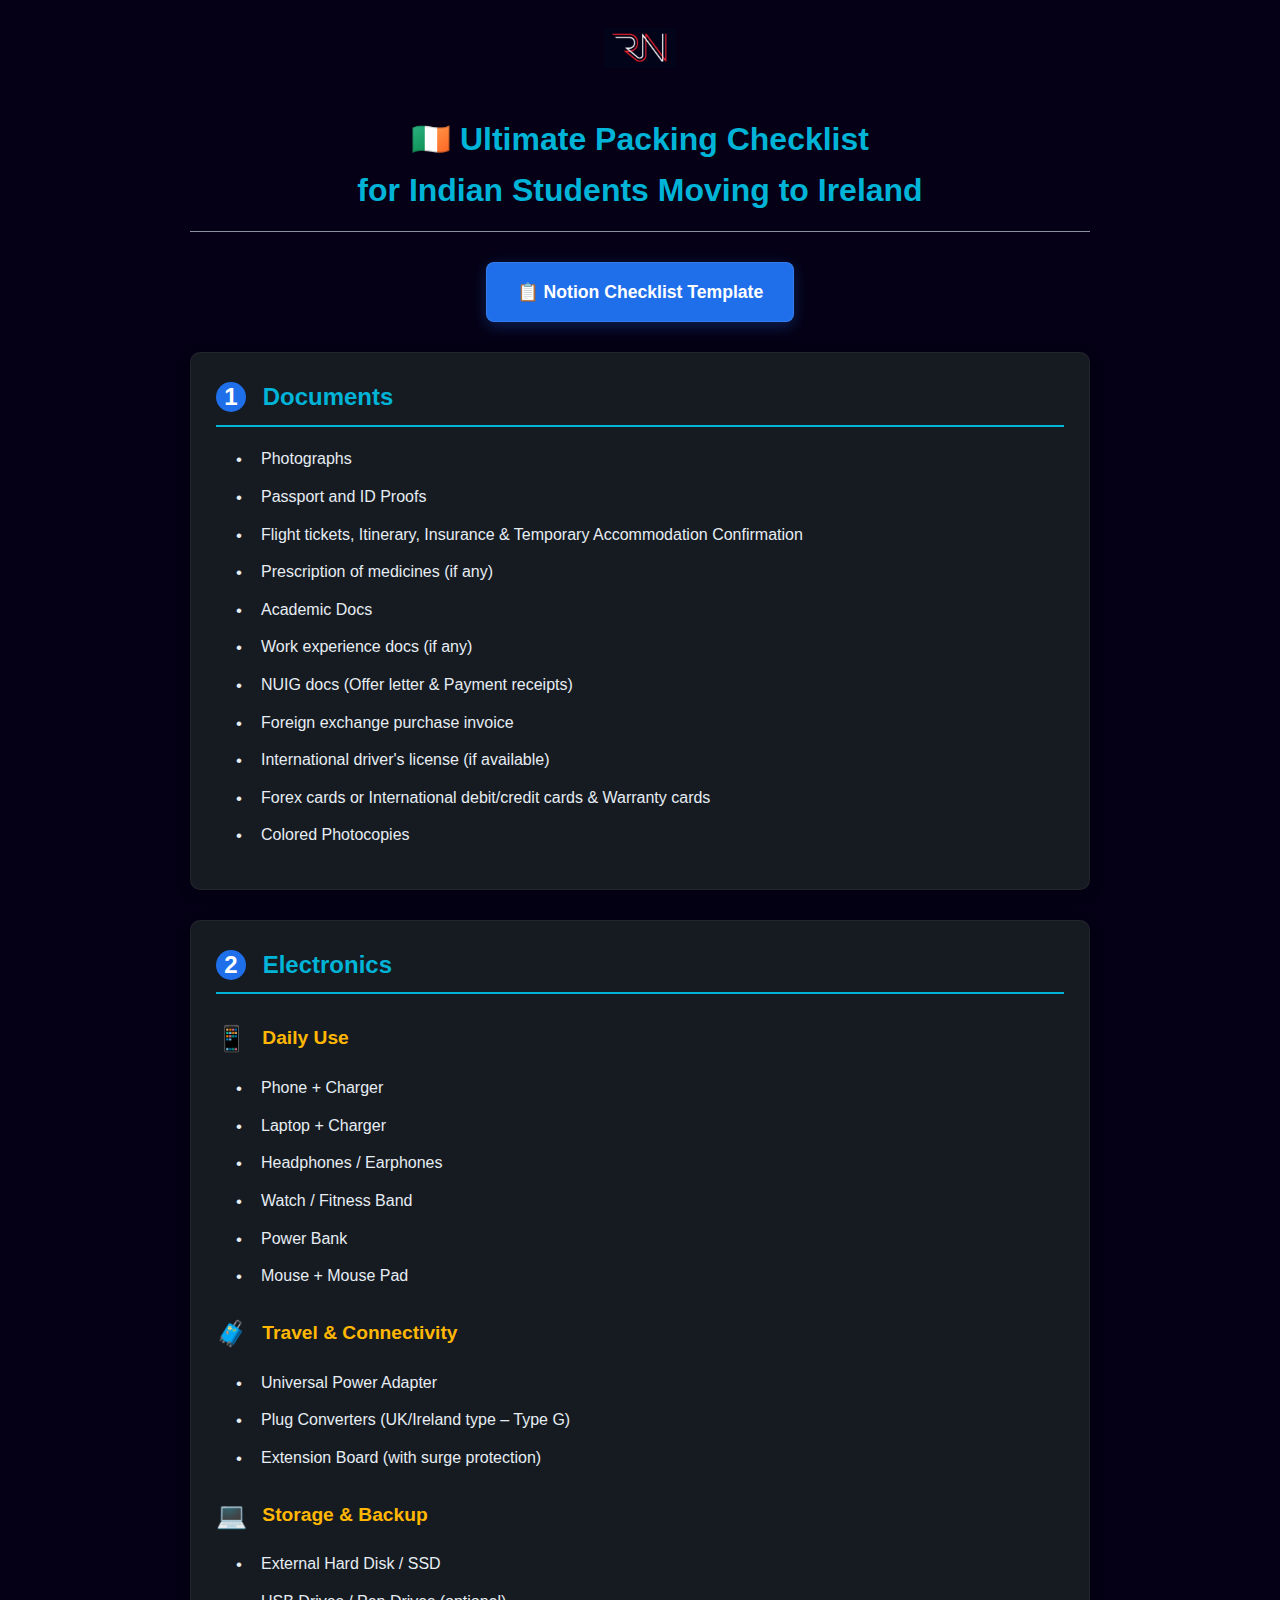
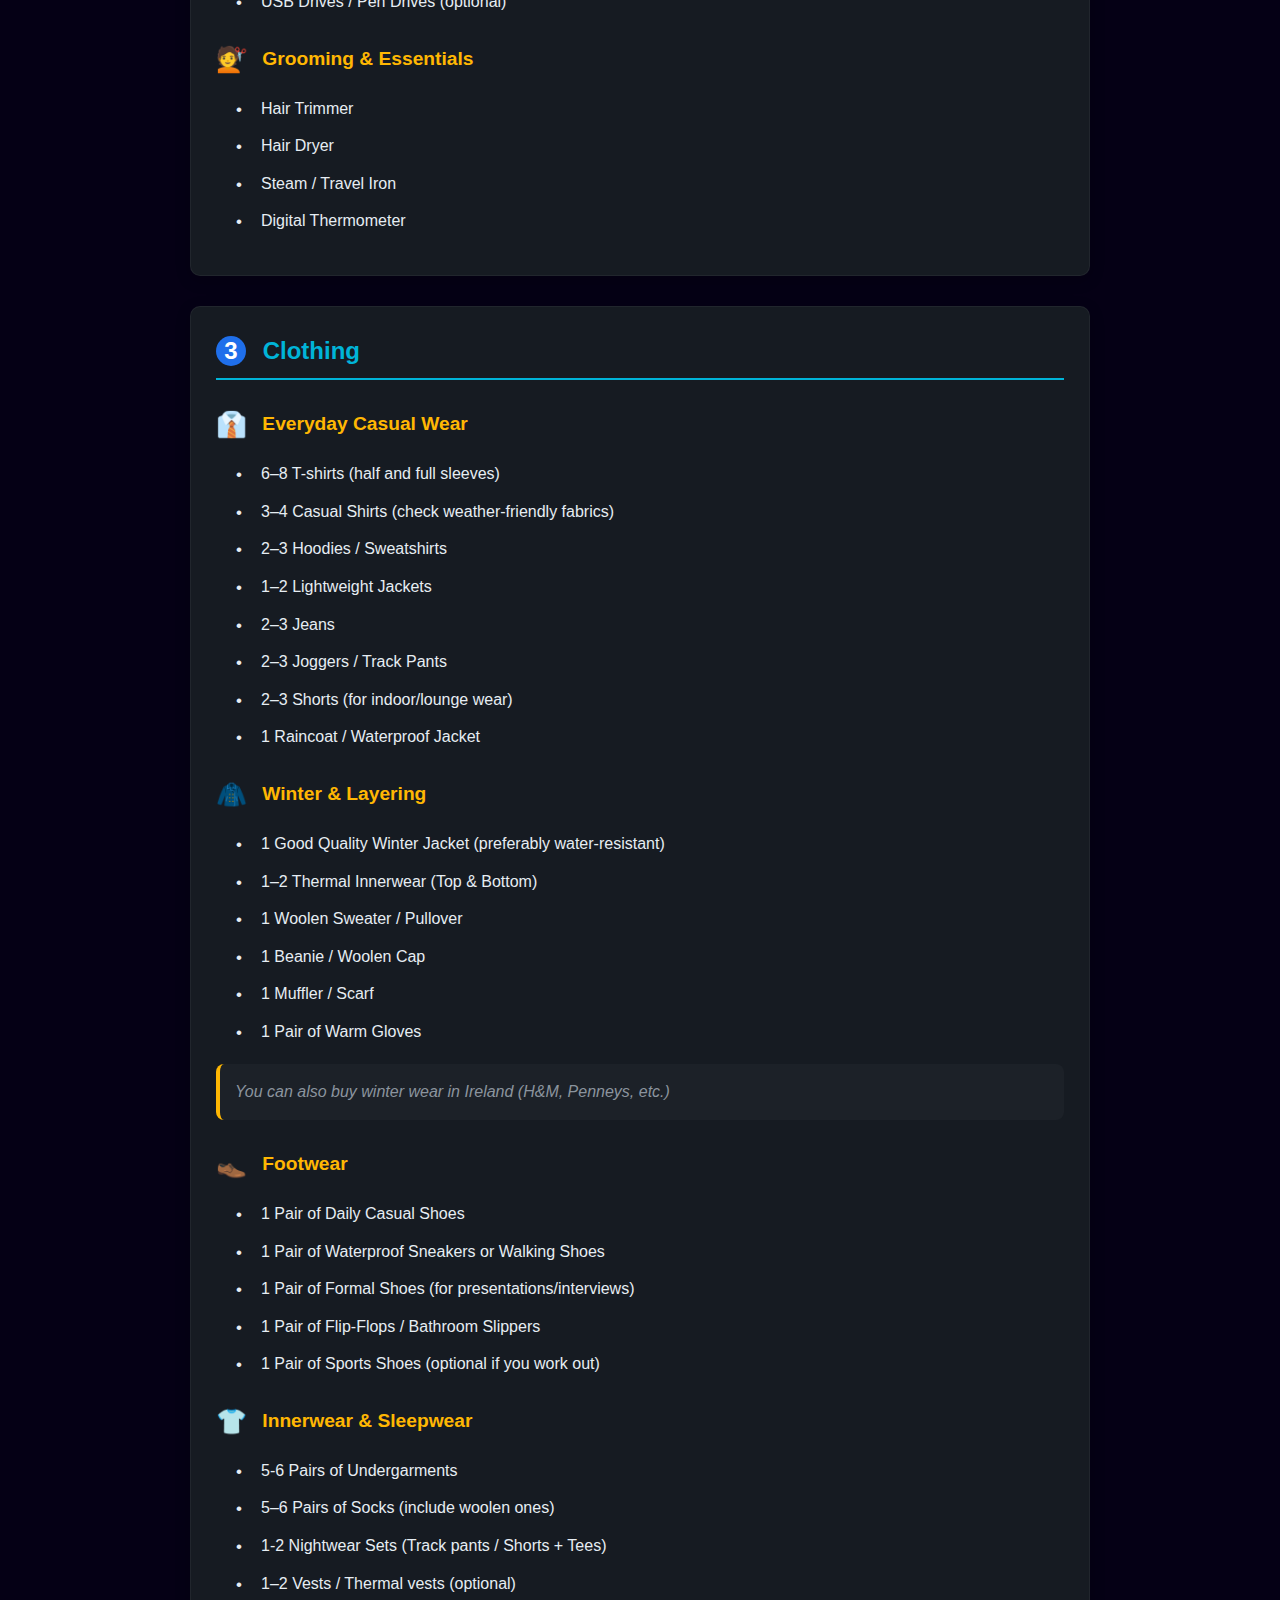
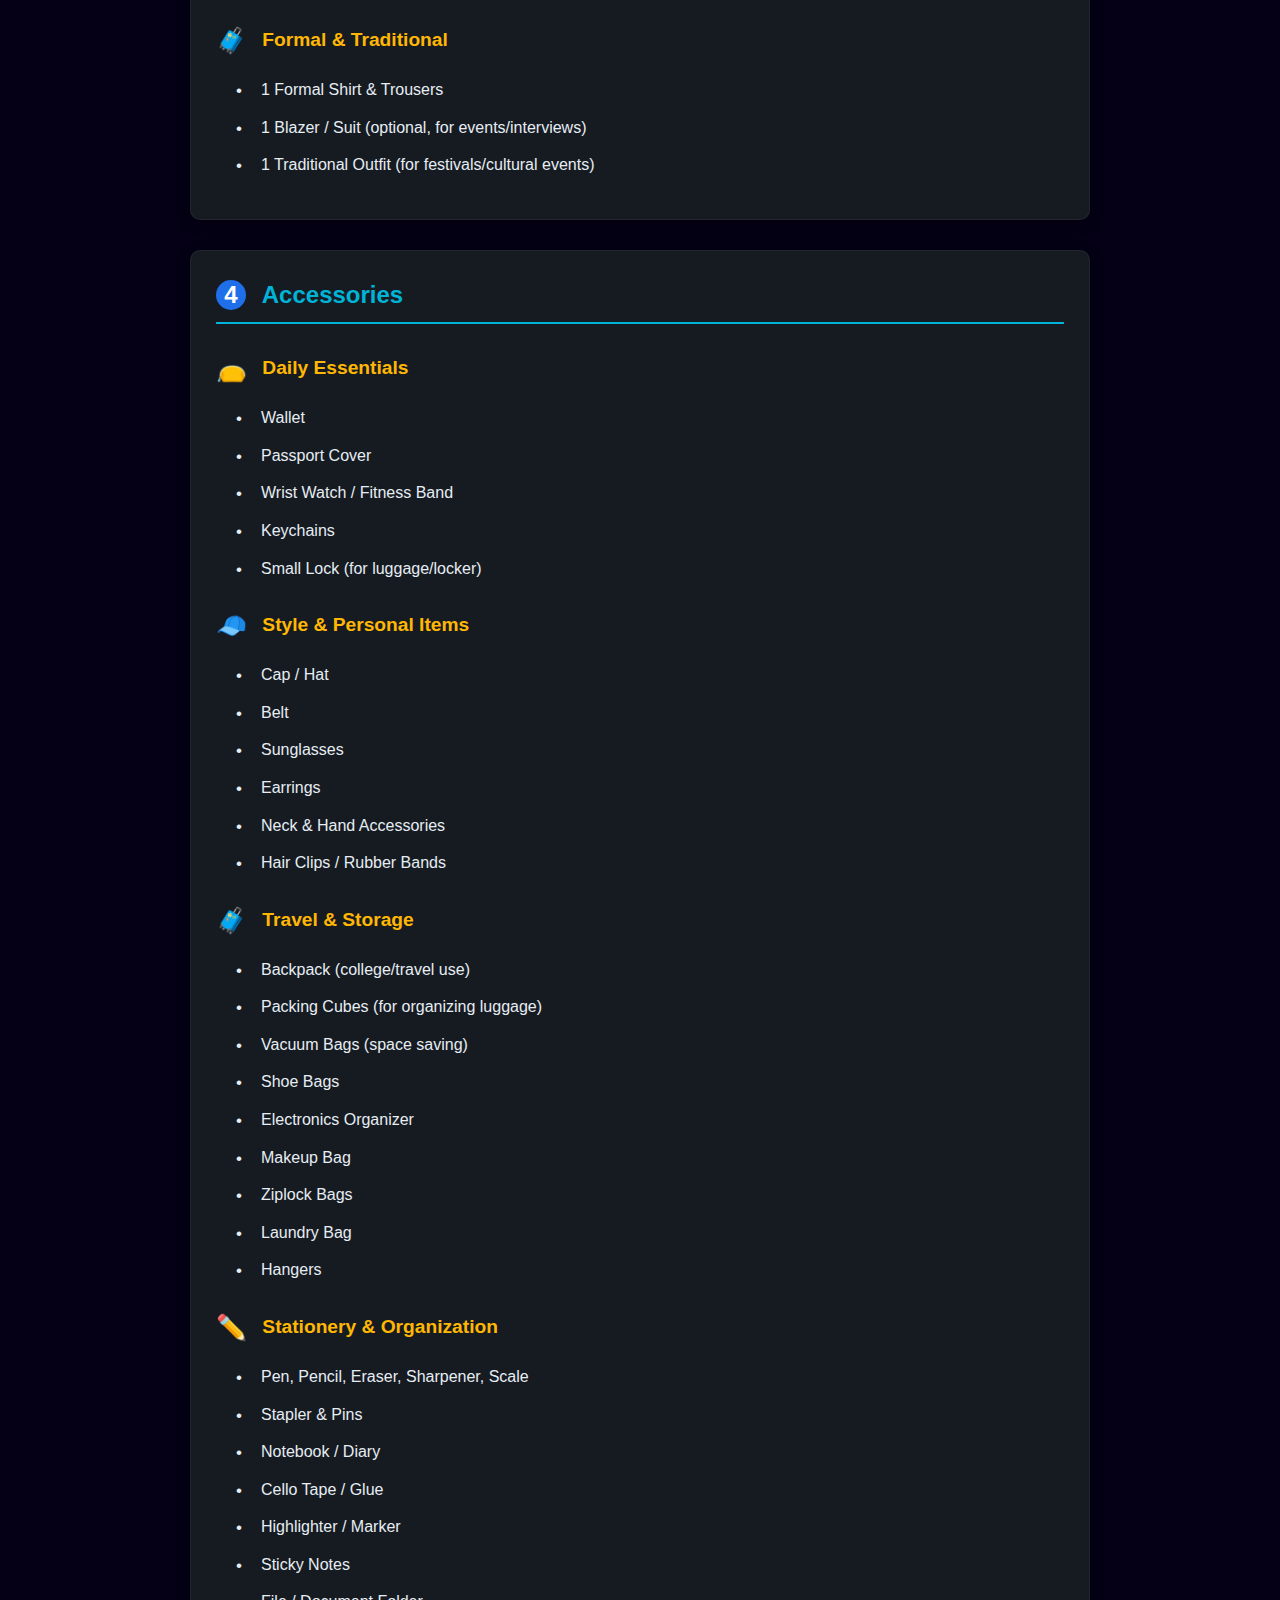
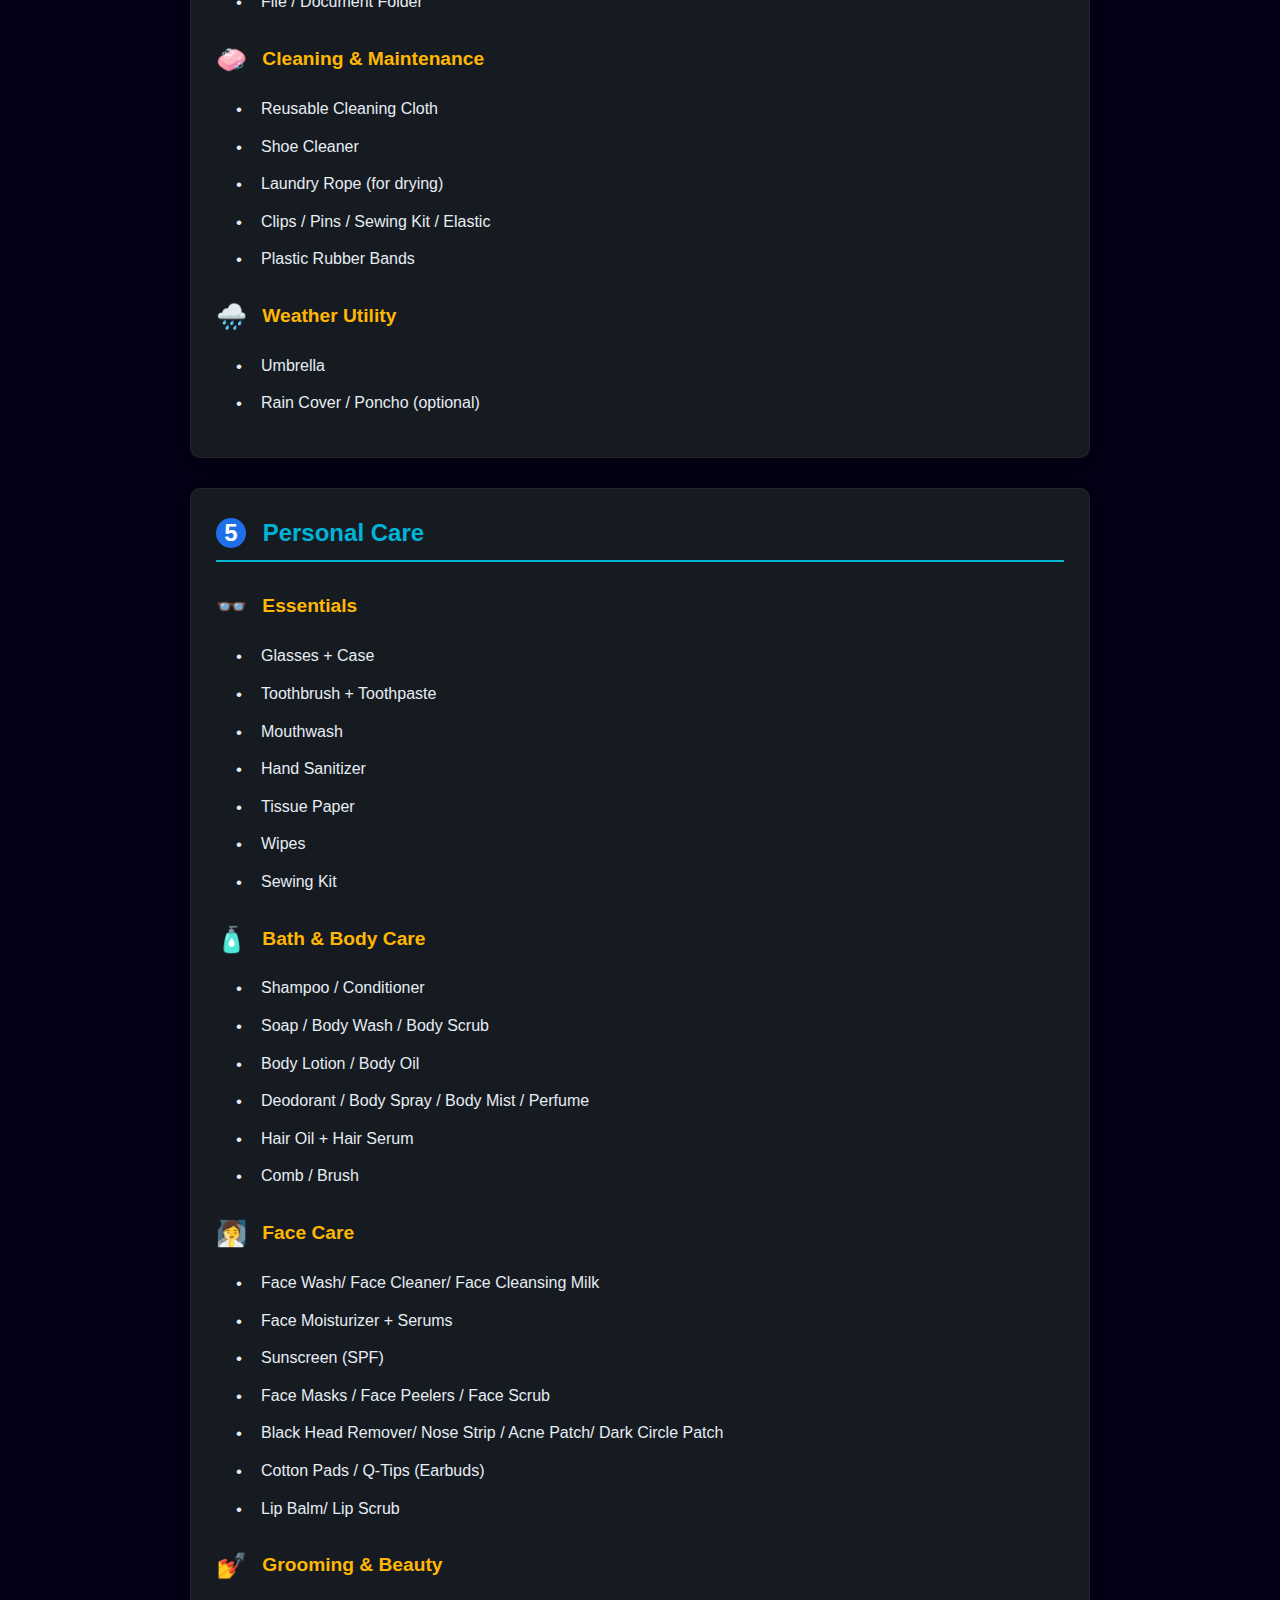
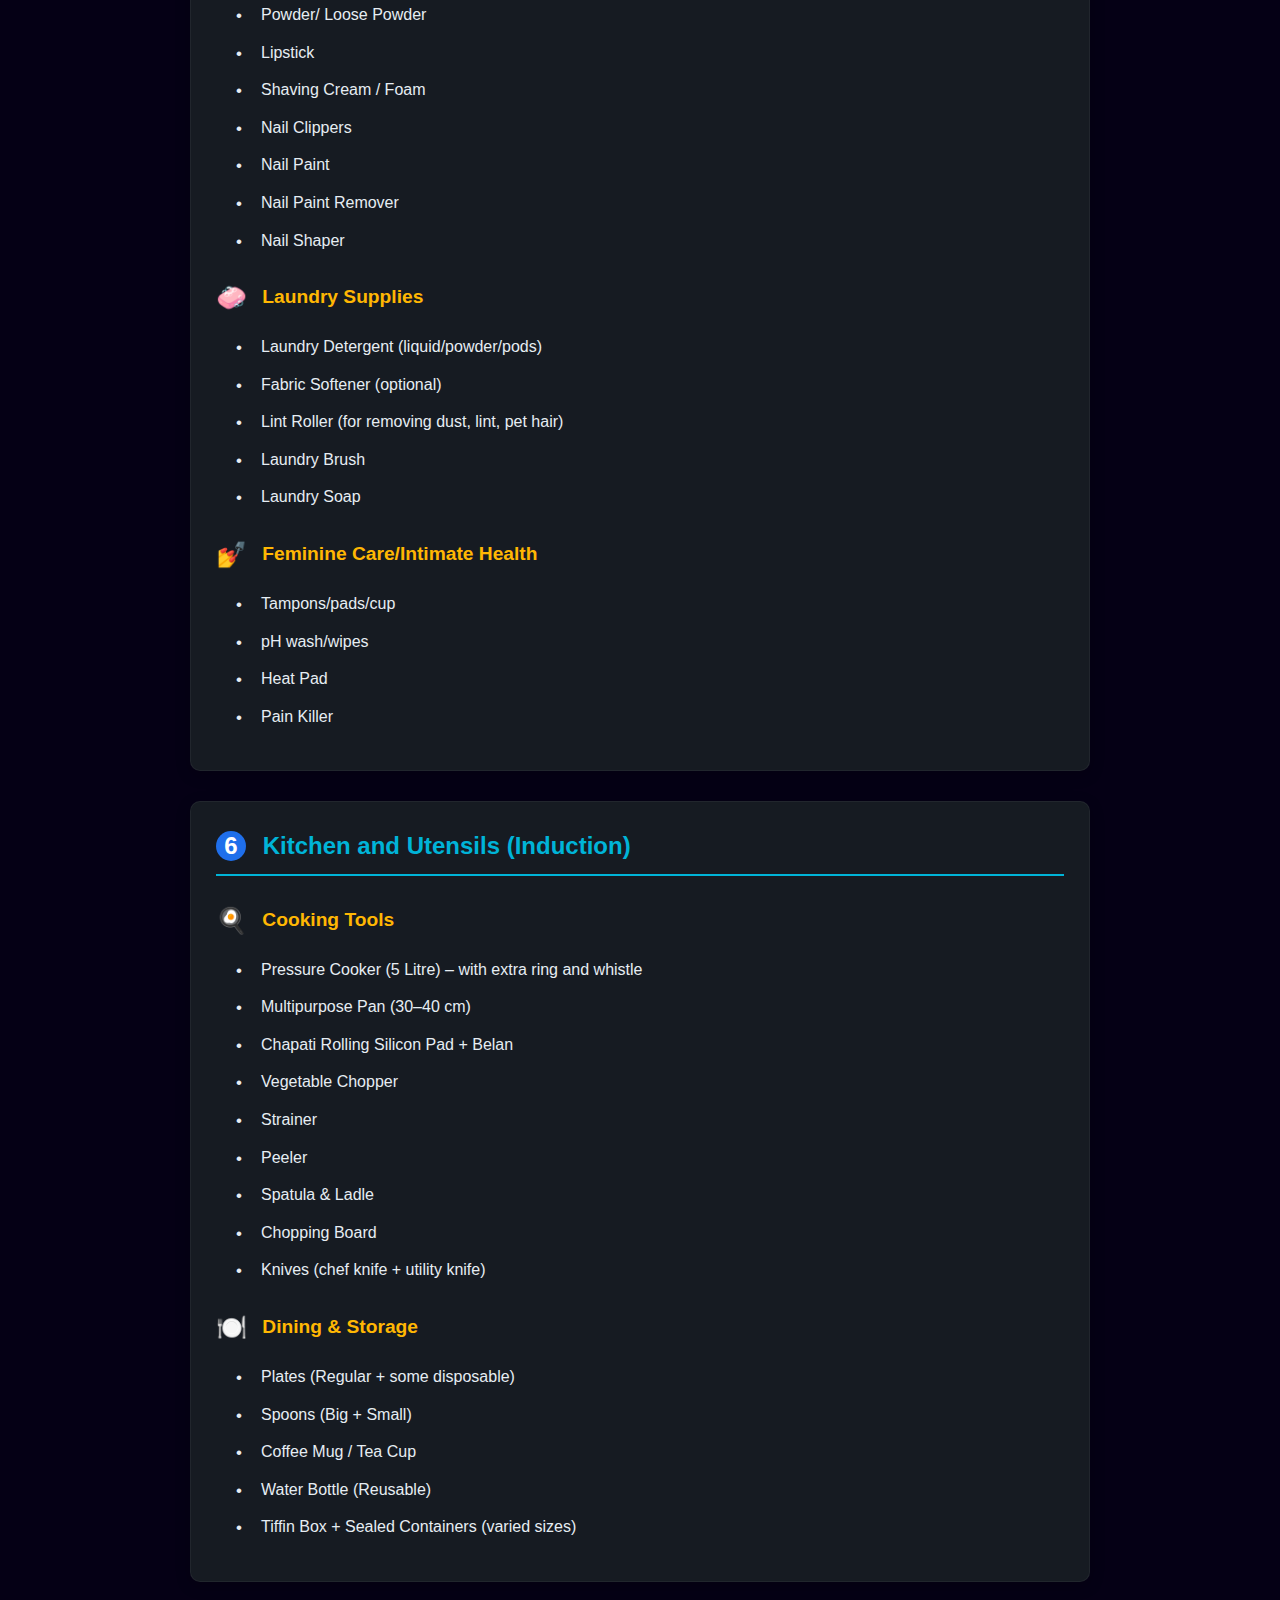
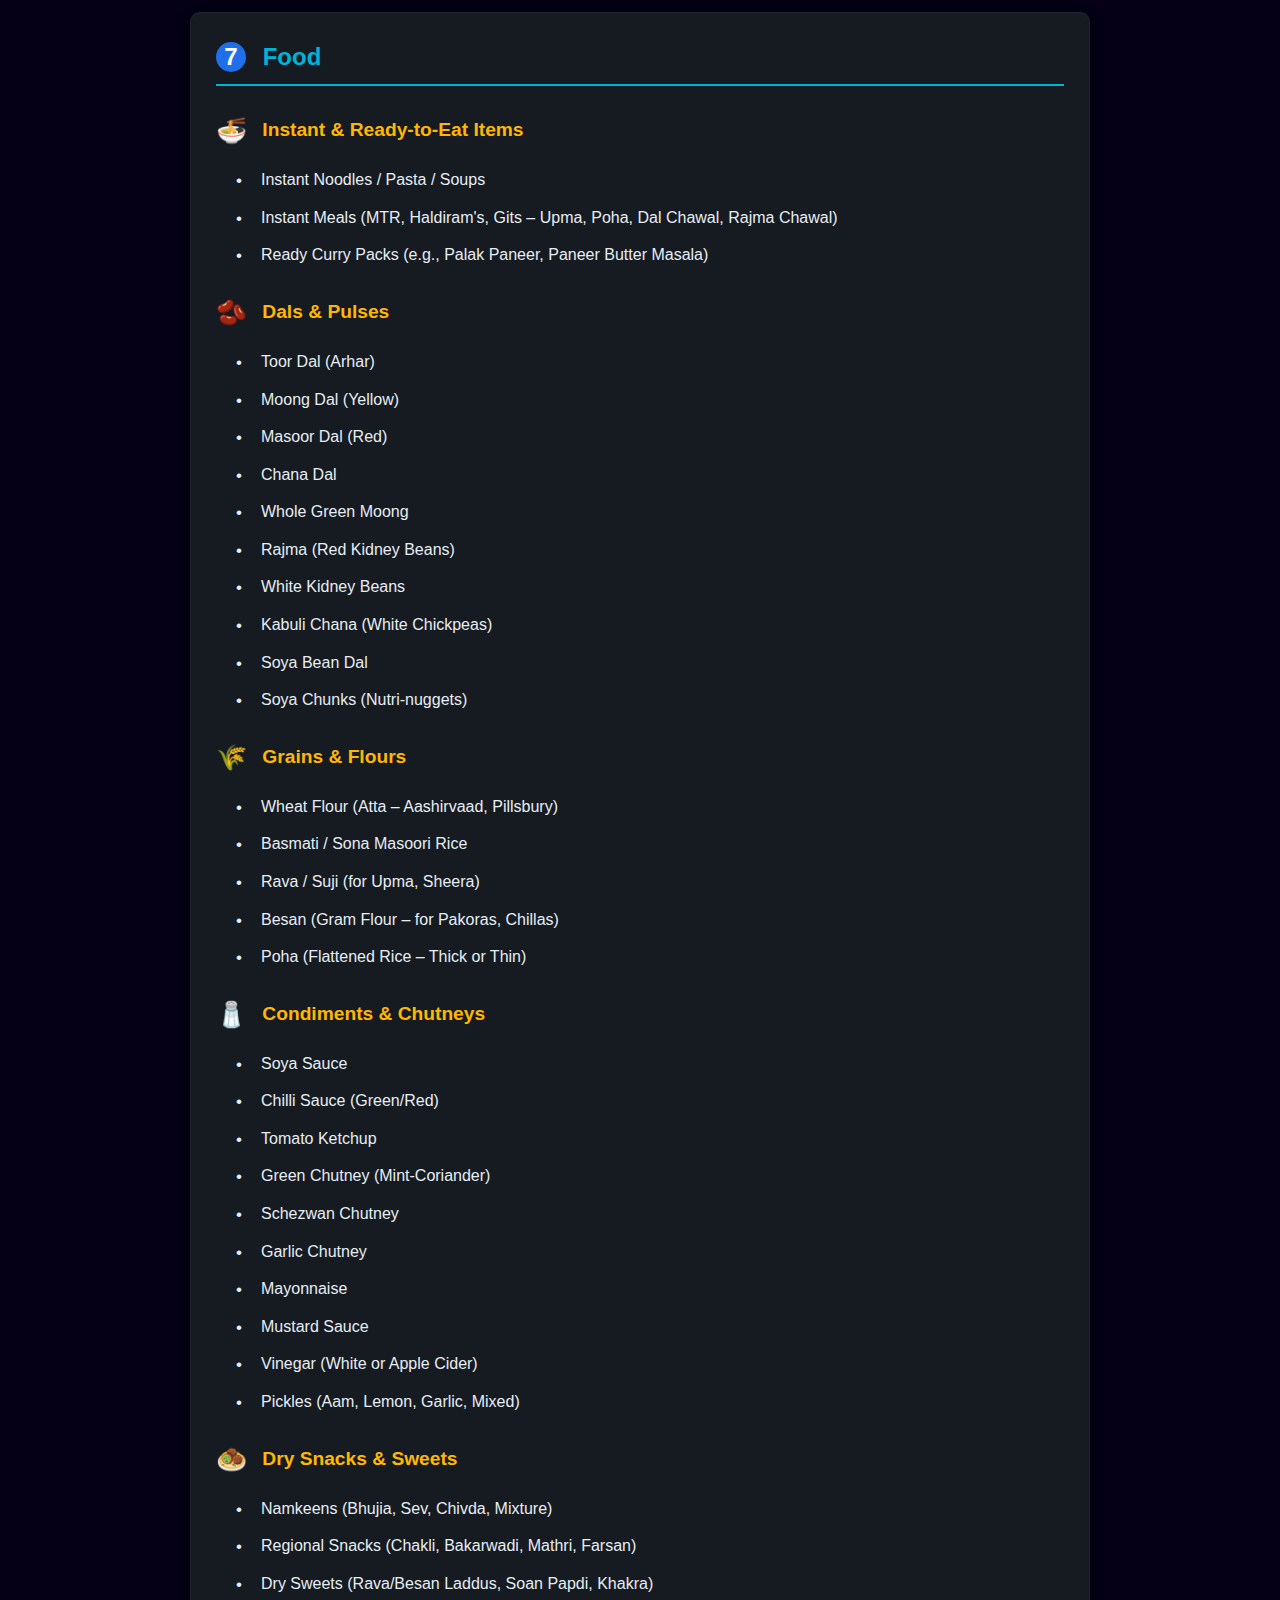
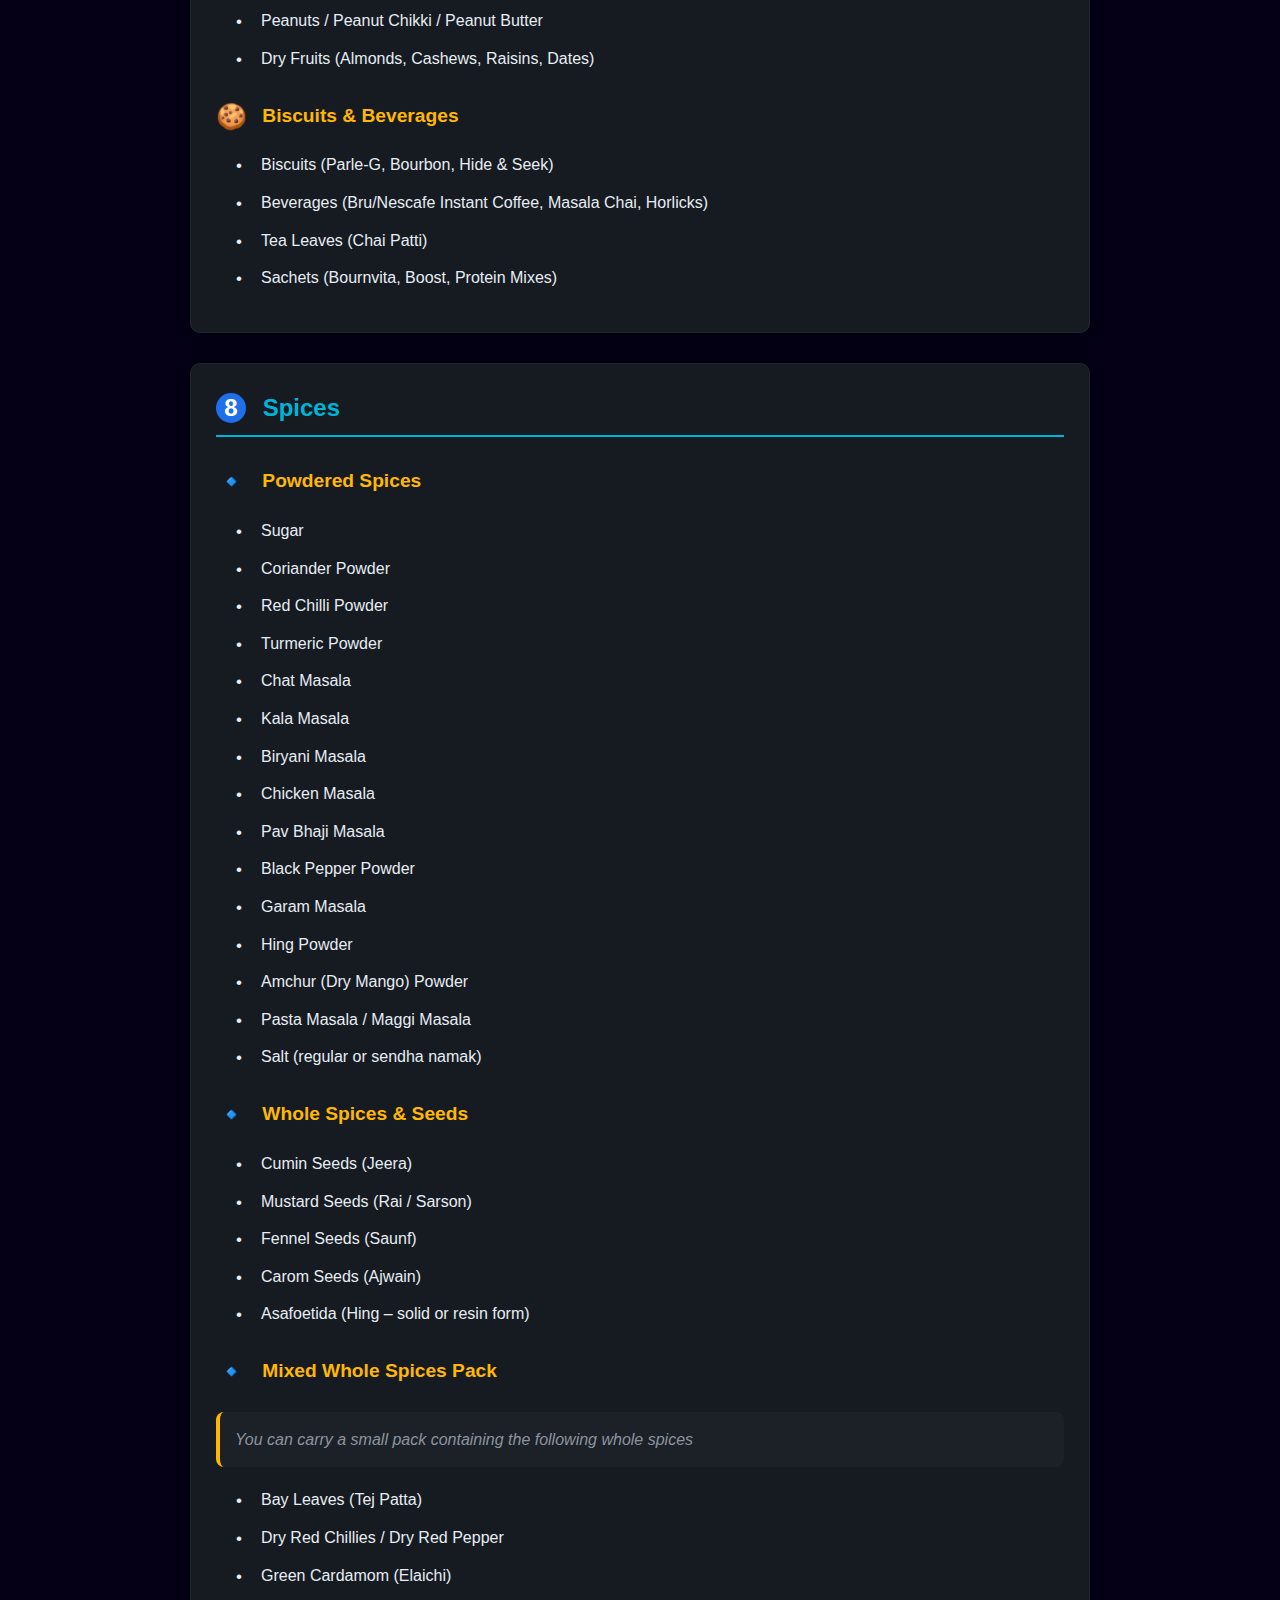
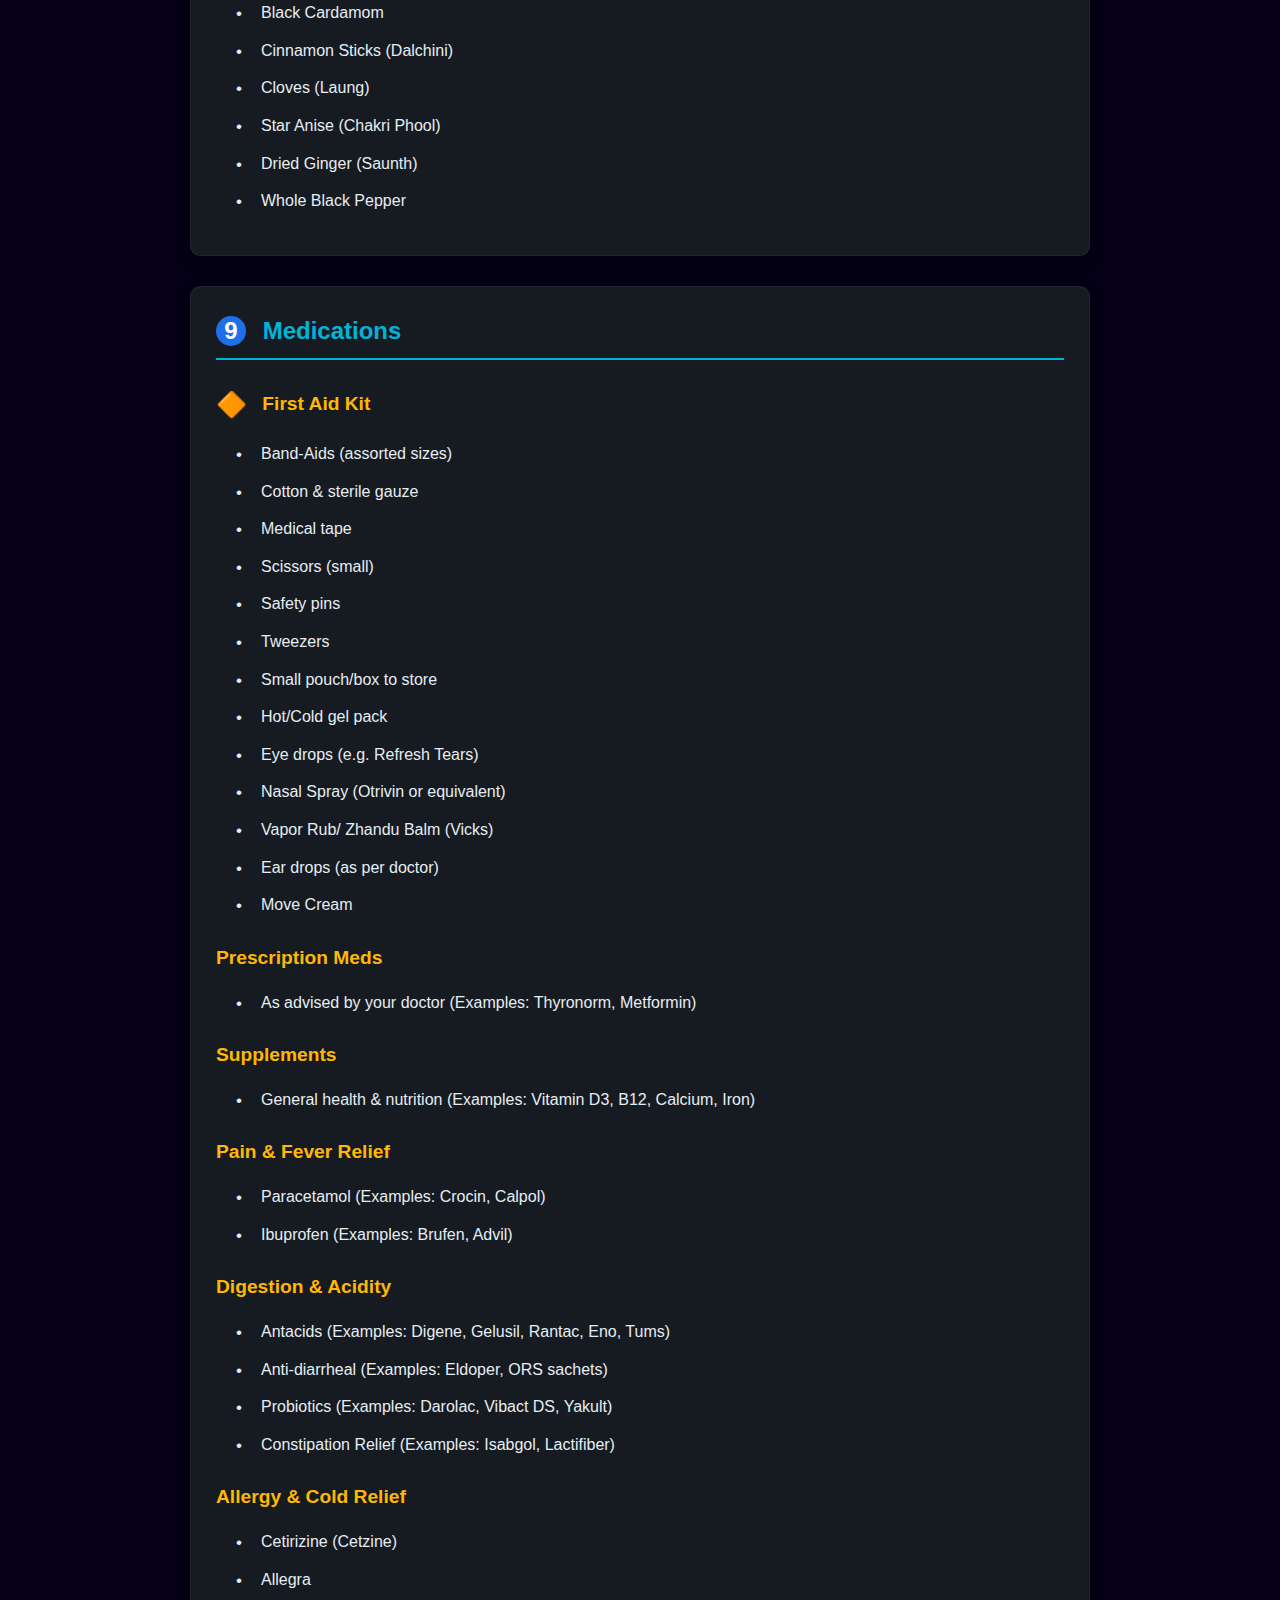
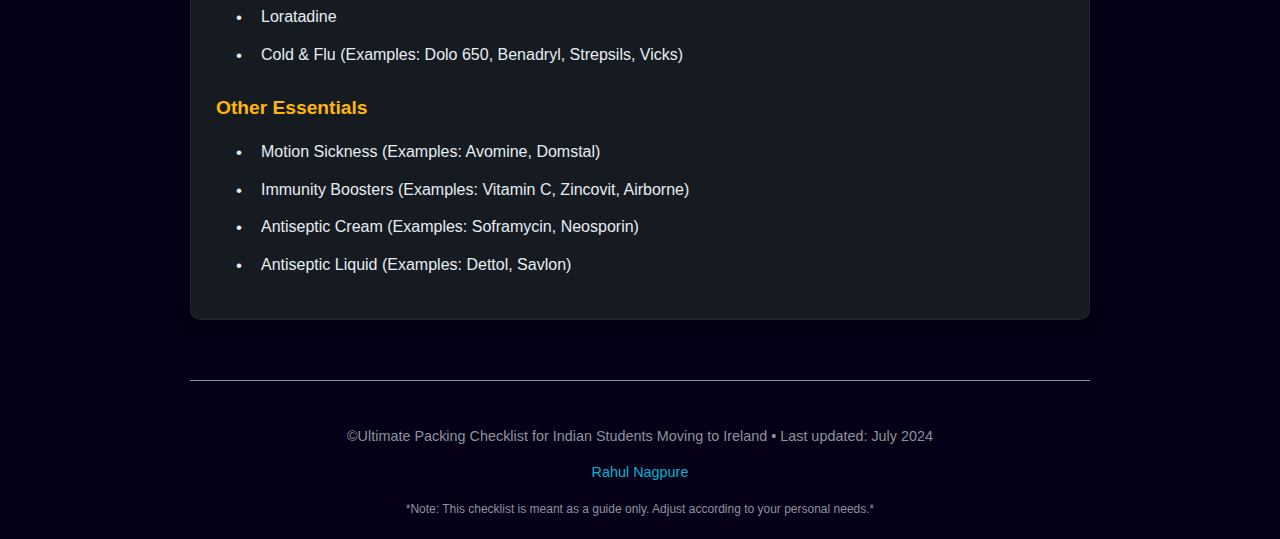
<file: Ireland/Pages/Packing-Checklist.html>
<!DOCTYPE html>
<html lang="en">
<head>
    <meta charset="UTF-8">
    <meta name="viewport" content="width=device-width, initial-scale=1.0">
    <title>Ultimate Packing Checklist for Indian Students Moving to Ireland</title>
    <style>
        :root {
            --primary: #00b4d8;
            --secondary: #ffb703;
            --bg: #050015;
            --text: #e6edf3;
            --muted: #8b949e;
            --highlight: #1f6feb;
        }
        
        body {
            font-family: 'Segoe UI', Tahoma, Geneva, Verdana, sans-serif;
            background-color: var(--bg);
            color: var(--text);
            line-height: 1.6;
            max-width: 900px;
            margin: 0 auto;
            padding: 20px;
        }
        
        .sticky-logo {
            position: sticky;
            top: 0;
            z-index: 1000;
            background-color: #050015;
            padding: 8px 0;
            display: flex;
            justify-content: center;
            align-items: center;
        }

        .sticky-logo img {
            max-height: 40px;
        }

        .step-number {
            display: inline-block;
            background: var(--highlight);
            color: white;
            width: 30px;
            height: 30px;
            text-align: center;
            line-height: 30px;
            border-radius: 50%;
            margin-right: 10px;
            font-weight: bold;
        }
        
        h1 {
            color: var(--primary);
            text-align: center;
            margin: 30px 0;
            padding-bottom: 15px;
            border-bottom: 1px solid var(--muted);
        }
        
        .notion-button-container {
        text-align: center;
        margin: 30px 0;
    }
    
        .notion-button {
            display: inline-block;
            padding: 15px 30px;
            background-color: var(--highlight);
            color: white;
            text-decoration: none;
            font-weight: bold;
            font-size: 1.1em;
            border-radius: 8px;
            transition: all 0.3s ease;
            box-shadow: 0 4px 15px rgba(31, 111, 235, 0.3);
            border: 1px solid rgba(255,255,255,0.1);
        }
        
        .notion-button:hover {
            background-color: #1a5fc7;
            transform: translateY(-3px);
            box-shadow: 0 6px 20px rgba(31, 111, 235, 0.4);
        }
        
        @media (max-width: 768px) {
            .notion-button {
                padding: 12px 24px;
                font-size: 1em;
            }
        }

        h2 {
            color: var(--primary);
            margin-top: 0px;
            padding-bottom: 8px;
            border-bottom: 2px solid var(--primary);
        }
        
        h3 {
            color: var(--secondary);
            margin: 25px 0 15px;
            font-size: 1.2em;
        }
        
        .category {
            background-color: #161b22;
            border-radius: 10px;
            padding: 25px;
            margin-bottom: 30px;
            box-shadow: 0 4px 15px rgba(0,0,0,0.2);
            border: 1px solid rgba(255,255,255,0.05);
        }
        
        ul {
            padding-left: 20px;
            list-style-type: none;
        }
        
        li {
            margin: 12px 0;
            position: relative;
            padding-left: 25px;
        }
        
        li:before {
            content: "•";
            font-size: 17px;
            position: absolute;
            left: 0;
        }
        
        .note {
            font-style: italic;
            color: var(--muted);
            margin: 20px 0;
            padding: 15px;
            background-color: #1c2128;
            border-radius: 8px;
            border-left: 4px solid var(--secondary);
        }
        
        .emoji {
            font-size: 1.3em;
            margin-right: 10px;
            vertical-align: middle;
        }
        
        footer {
            text-align: center;
            margin-top: 60px;
            color: var(--muted);
            font-size: 0.9em;
            padding-top: 20px;
            border-top: 1px solid var(--muted);
        }
        
        .copyright {
            color: var(--muted);
            margin-top: 25px;
            line-height: 1.5;
        }
        
        .copyright a {
            color: var(--primary);
            text-decoration: none;
        }
        
        .copyright a:hover {
            text-decoration: underline;
        }
        
        @media (max-width: 768px) {
            body {
                padding: 15px;
            }
            
            .category {
                padding: 20px;
            }
        }
    </style>
</head>
<body>

    <div class="sticky-logo">
        <a href="../Ireland.html">
            <img src="../../images/logo.jpeg" alt="University of Galway" style="height:50px;">
        </a>
    </div>

    <h1>🇮🇪 Ultimate Packing Checklist<br>for Indian Students Moving to Ireland</h1>

    <div class="notion-button-container">
        <a href="https://seemly-teeth-b0b.notion.site/Ultimate-Travel-Packing-Checklist-for-Indian-Students-Moving-to-Ireland-for-Higher-Studies-21fc1aa9341d80ed97d1c83ebc582411" class="notion-button" target="_blank">
            📋 Notion Checklist Template
        </a>
    </div>
    
    <div class="category">
        <h2><span class="step-number">1</span> Documents</h2>
        <ul>
            <li>Photographs</li>
            <li>Passport and ID Proofs</li>
            <li>Flight tickets, Itinerary, Insurance & Temporary Accommodation Confirmation</li>
            <li>Prescription of medicines (if any)</li>
            <li>Academic Docs</li>
            <li>Work experience docs (if any)</li>
            <li>NUIG docs (Offer letter & Payment receipts)</li>
            <li>Foreign exchange purchase invoice</li>
            <li>International driver's license (if available)</li>
            <li>Forex cards or International debit/credit cards & Warranty cards</li>
            <li>Colored Photocopies</li>
        </ul>
    </div>

    <div class="category">
        <h2><span class="step-number">2</span> Electronics</h2>
        
        <h3><span class="emoji">📱</span> Daily Use</h3>
        <ul>
            <li>Phone + Charger</li>
            <li>Laptop + Charger</li>
            <li>Headphones / Earphones</li>
            <li>Watch / Fitness Band</li>
            <li>Power Bank</li>
            <li>Mouse + Mouse Pad</li>
        </ul>
        
        <h3><span class="emoji">🧳</span> Travel & Connectivity</h3>
        <ul>
            <li>Universal Power Adapter</li>
            <li>Plug Converters (UK/Ireland type – Type G)</li>
            <li>Extension Board (with surge protection)</li>
        </ul>
        
        <h3><span class="emoji">💻</span> Storage & Backup</h3>
        <ul>
            <li>External Hard Disk / SSD</li>
            <li>USB Drives / Pen Drives (optional)</li>
        </ul>
        
        <h3><span class="emoji">💇</span> Grooming & Essentials</h3>
        <ul>
            <li>Hair Trimmer</li>
            <li>Hair Dryer</li>
            <li>Steam / Travel Iron</li>
            <li>Digital Thermometer</li>
        </ul>
    </div>

    <div class="category">
        <h2><span class="step-number">3</span> Clothing</h2>
        
        <h3><span class="emoji">👔</span> Everyday Casual Wear</h3>
        <ul>
            <li>6–8 T-shirts (half and full sleeves)</li>
            <li>3–4 Casual Shirts (check weather-friendly fabrics)</li>
            <li>2–3 Hoodies / Sweatshirts</li>
            <li>1–2 Lightweight Jackets</li>
            <li>2–3 Jeans</li>
            <li>2–3 Joggers / Track Pants</li>
            <li>2–3 Shorts (for indoor/lounge wear)</li>
            <li>1 Raincoat / Waterproof Jacket</li>
        </ul>
        
        <h3><span class="emoji">🧥</span> Winter & Layering</h3>
        <ul>
            <li>1 Good Quality Winter Jacket (preferably water-resistant)</li>
            <li>1–2 Thermal Innerwear (Top & Bottom)</li>
            <li>1 Woolen Sweater / Pullover</li>
            <li>1 Beanie / Woolen Cap</li>
            <li>1 Muffler / Scarf</li>
            <li>1 Pair of Warm Gloves</li>
        </ul>
        <div class="note">
            You can also buy winter wear in Ireland (H&M, Penneys, etc.)
        </div>
        
        <h3><span class="emoji">👞</span> Footwear</h3>
        <ul>
            <li>1 Pair of Daily Casual Shoes</li>
            <li>1 Pair of Waterproof Sneakers or Walking Shoes</li>
            <li>1 Pair of Formal Shoes (for presentations/interviews)</li>
            <li>1 Pair of Flip-Flops / Bathroom Slippers</li>
            <li>1 Pair of Sports Shoes (optional if you work out)</li>
        </ul>
        
        <h3><span class="emoji">👕</span> Innerwear & Sleepwear</h3>
        <ul>
            <li>5-6 Pairs of Undergarments</li>
            <li>5–6 Pairs of Socks (include woolen ones)</li>
            <li>1-2 Nightwear Sets (Track pants / Shorts + Tees)</li>
            <li>1–2 Vests / Thermal vests (optional)</li>
        </ul>
        
        <h3><span class="emoji">🧳</span> Formal & Traditional</h3>
        <ul>
            <li>1 Formal Shirt & Trousers</li>
            <li>1 Blazer / Suit (optional, for events/interviews)</li>
            <li>1 Traditional Outfit (for festivals/cultural events)</li>
        </ul>
    </div>

    <div class="category">
        <h2><span class="step-number">4</span> Accessories</h2>
        
        <h3><span class="emoji">👝</span> Daily Essentials</h3>
        <ul>
            <li>Wallet</li>
            <li>Passport Cover</li>
            <li>Wrist Watch / Fitness Band</li>
            <li>Keychains</li>
            <li>Small Lock (for luggage/locker)</li>
        </ul>
        
        <h3><span class="emoji">🧢</span> Style & Personal Items</h3>
        <ul>
            <li>Cap / Hat</li>
            <li>Belt</li>
            <li>Sunglasses</li>
            <li>Earrings</li>
            <li>Neck & Hand Accessories</li>
            <li>Hair Clips / Rubber Bands</li>
        </ul>
        
        <h3><span class="emoji">🧳</span> Travel & Storage</h3>
        <ul>
            <li>Backpack (college/travel use)</li>
            <li>Packing Cubes (for organizing luggage)</li>
            <li>Vacuum Bags (space saving)</li>
            <li>Shoe Bags</li>
            <li>Electronics Organizer</li>
            <li>Makeup Bag</li>
            <li>Ziplock Bags</li>
            <li>Laundry Bag</li>
            <li>Hangers</li>
        </ul>
        
        <h3><span class="emoji">✏️</span> Stationery & Organization</h3>
        <ul>
            <li>Pen, Pencil, Eraser, Sharpener, Scale</li>
            <li>Stapler & Pins</li>
            <li>Notebook / Diary</li>
            <li>Cello Tape / Glue</li>
            <li>Highlighter / Marker</li>
            <li>Sticky Notes</li>
            <li>File / Document Folder</li>
        </ul>
        
        <h3><span class="emoji">🧼</span> Cleaning & Maintenance</h3>
        <ul>
            <li>Reusable Cleaning Cloth</li>
            <li>Shoe Cleaner</li>
            <li>Laundry Rope (for drying)</li>
            <li>Clips / Pins / Sewing Kit / Elastic</li>
            <li>Plastic Rubber Bands</li>
        </ul>
        
        <h3><span class="emoji">🌧️</span> Weather Utility</h3>
        <ul>
            <li>Umbrella</li>
            <li>Rain Cover / Poncho (optional)</li>
        </ul>
    </div>

    <div class="category">
        <h2><span class="step-number">5</span> Personal Care</h2>
        
        <h3><span class="emoji">👓</span> Essentials</h3>
        <ul>
            <li>Glasses + Case</li>
            <li>Toothbrush + Toothpaste</li>
            <li>Mouthwash</li>
            <li>Hand Sanitizer</li>
            <li>Tissue Paper</li>
            <li>Wipes</li>
            <li>Sewing Kit</li>
        </ul>
        
        <h3><span class="emoji">🧴</span> Bath & Body Care</h3>
        <ul>
            <li>Shampoo / Conditioner</li>
            <li>Soap / Body Wash / Body Scrub</li>
            <li>Body Lotion / Body Oil</li>
            <li>Deodorant / Body Spray / Body Mist / Perfume</li>
            <li>Hair Oil + Hair Serum</li>
            <li>Comb / Brush</li>
        </ul>
        
        <h3><span class="emoji">🧖‍♀️</span> Face Care</h3>
        <ul>
            <li>Face Wash/ Face Cleaner/ Face Cleansing Milk</li>
            <li>Face Moisturizer + Serums</li>
            <li>Sunscreen (SPF)</li>
            <li>Face Masks / Face Peelers / Face Scrub</li>
            <li>Black Head Remover/ Nose Strip / Acne Patch/ Dark Circle Patch</li>
            <li>Cotton Pads / Q-Tips (Earbuds)</li>
            <li>Lip Balm/ Lip Scrub</li>
        </ul>
        
        <h3><span class="emoji">💅</span> Grooming & Beauty</h3>
        <ul>
            <li>Powder/ Loose Powder</li>
            <li>Lipstick</li>
            <li>Shaving Cream / Foam</li>
            <li>Nail Clippers</li>
            <li>Nail Paint</li>
            <li>Nail Paint Remover</li>
            <li>Nail Shaper</li>
        </ul>
        
        <h3><span class="emoji">🧼</span> Laundry Supplies</h3>
        <ul>
            <li>Laundry Detergent (liquid/powder/pods)</li>
            <li>Fabric Softener (optional)</li>
            <li>Lint Roller (for removing dust, lint, pet hair)</li>
            <li>Laundry Brush</li>
            <li>Laundry Soap</li>
        </ul>
        
        <h3><span class="emoji">💅</span> Feminine Care/Intimate Health</h3>
        <ul>
            <li>Tampons/pads/cup</li>
            <li>pH wash/wipes</li>
            <li>Heat Pad</li>
            <li>Pain Killer</li>
        </ul>
    </div>

    <div class="category">
        <h2><span class="step-number">6</span> Kitchen and Utensils (Induction)</h2>
        
        <h3><span class="emoji">🍳</span> Cooking Tools</h3>
        <ul>
            <li>Pressure Cooker (5 Litre) – with extra ring and whistle</li>
            <li>Multipurpose Pan (30–40 cm)</li>
            <li>Chapati Rolling Silicon Pad + Belan</li>
            <li>Vegetable Chopper</li>
            <li>Strainer</li>
            <li>Peeler</li>
            <li>Spatula & Ladle</li>
            <li>Chopping Board</li>
            <li>Knives (chef knife + utility knife)</li>
        </ul>
        
        <h3><span class="emoji">🍽️</span> Dining & Storage</h3>
        <ul>
            <li>Plates (Regular + some disposable)</li>
            <li>Spoons (Big + Small)</li>
            <li>Coffee Mug / Tea Cup</li>
            <li>Water Bottle (Reusable)</li>
            <li>Tiffin Box + Sealed Containers (varied sizes)</li>
        </ul>
    </div>

        <div class="category">
        <h2><span class="step-number">7</span> Food</h2>
        
        <h3><span class="emoji">🍜</span> Instant & Ready-to-Eat Items</h3>
        <ul>
            <li>Instant Noodles / Pasta / Soups</li>
            <li>Instant Meals (MTR, Haldiram's, Gits – Upma, Poha, Dal Chawal, Rajma Chawal)</li>
            <li>Ready Curry Packs (e.g., Palak Paneer, Paneer Butter Masala)</li>
        </ul>
        
        <h3><span class="emoji">🫘</span> Dals & Pulses</h3>
        <ul>
            <li>Toor Dal (Arhar)</li>
            <li>Moong Dal (Yellow)</li>
            <li>Masoor Dal (Red)</li>
            <li>Chana Dal</li>
            <li>Whole Green Moong</li>
            <li>Rajma (Red Kidney Beans)</li>
            <li>White Kidney Beans</li>
            <li>Kabuli Chana (White Chickpeas)</li>
            <li>Soya Bean Dal</li>
            <li>Soya Chunks (Nutri-nuggets)</li>
        </ul>
        
        <h3><span class="emoji">🌾</span> Grains & Flours</h3>
        <ul>
            <li>Wheat Flour (Atta – Aashirvaad, Pillsbury)</li>
            <li>Basmati / Sona Masoori Rice</li>
            <li>Rava / Suji (for Upma, Sheera)</li>
            <li>Besan (Gram Flour – for Pakoras, Chillas)</li>
            <li>Poha (Flattened Rice – Thick or Thin)</li>
        </ul>
        
        <h3><span class="emoji">🧂</span> Condiments & Chutneys</h3>
        <ul>
            <li>Soya Sauce</li>
            <li>Chilli Sauce (Green/Red)</li>
            <li>Tomato Ketchup</li>
            <li>Green Chutney (Mint-Coriander)</li>
            <li>Schezwan Chutney</li>
            <li>Garlic Chutney</li>
            <li>Mayonnaise</li>
            <li>Mustard Sauce</li>
            <li>Vinegar (White or Apple Cider)</li>
            <li>Pickles (Aam, Lemon, Garlic, Mixed)</li>
        </ul>
        
        <h3><span class="emoji">🧆</span> Dry Snacks & Sweets</h3>
        <ul>
            <li>Namkeens (Bhujia, Sev, Chivda, Mixture)</li>
            <li>Regional Snacks (Chakli, Bakarwadi, Mathri, Farsan)</li>
            <li>Dry Sweets (Rava/Besan Laddus, Soan Papdi, Khakra)</li>
            <li>Peanuts / Peanut Chikki / Peanut Butter</li>
            <li>Dry Fruits (Almonds, Cashews, Raisins, Dates)</li>
        </ul>
        
        <h3><span class="emoji">🍪</span> Biscuits & Beverages</h3>
        <ul>
            <li>Biscuits (Parle-G, Bourbon, Hide & Seek)</li>
            <li>Beverages (Bru/Nescafe Instant Coffee, Masala Chai, Horlicks)</li>
            <li>Tea Leaves (Chai Patti)</li>
            <li>Sachets (Bournvita, Boost, Protein Mixes)</li>
        </ul>
    </div>

    <div class="category">
        <h2><span class="step-number">8</span> Spices</h2>
        
        <h3><span class="emoji">🔹</span> Powdered Spices</h3>
        <ul>
            <li>Sugar</li>
            <li>Coriander Powder</li>
            <li>Red Chilli Powder</li>
            <li>Turmeric Powder</li>
            <li>Chat Masala</li>
            <li>Kala Masala</li>
            <li>Biryani Masala</li>
            <li>Chicken Masala</li>
            <li>Pav Bhaji Masala</li>
            <li>Black Pepper Powder</li>
            <li>Garam Masala</li>
            <li>Hing Powder</li>
            <li>Amchur (Dry Mango) Powder</li>
            <li>Pasta Masala / Maggi Masala</li>
            <li>Salt (regular or sendha namak)</li>
        </ul>
        
        <h3><span class="emoji">🔹</span> Whole Spices & Seeds</h3>
        <ul>
            <li>Cumin Seeds (Jeera)</li>
            <li>Mustard Seeds (Rai / Sarson)</li>
            <li>Fennel Seeds (Saunf)</li>
            <li>Carom Seeds (Ajwain)</li>
            <li>Asafoetida (Hing – solid or resin form)</li>
        </ul>
        
        <h3><span class="emoji">🔹</span> Mixed Whole Spices Pack</h3>
        <div class="note">You can carry a small pack containing the following whole spices</div>
        <ul>
            <li>Bay Leaves (Tej Patta)</li>
            <li>Dry Red Chillies / Dry Red Pepper</li>
            <li>Green Cardamom (Elaichi)</li>
            <li>Black Cardamom</li>
            <li>Cinnamon Sticks (Dalchini)</li>
            <li>Cloves (Laung)</li>
            <li>Star Anise (Chakri Phool)</li>
            <li>Dried Ginger (Saunth)</li>
            <li>Whole Black Pepper</li>
        </ul>
    </div>

    <div class="category">
        <h2><span class="step-number">9</span> Medications</h2>
        
        <h3><span class="emoji">🔶</span> First Aid Kit</h3>
        <ul>
            <li>Band-Aids (assorted sizes)</li>
            <li>Cotton & sterile gauze</li>
            <li>Medical tape</li>
            <li>Scissors (small)</li>
            <li>Safety pins</li>
            <li>Tweezers</li>
            <li>Small pouch/box to store</li>
            <li>Hot/Cold gel pack</li>
            <li>Eye drops (e.g. Refresh Tears)</li>
            <li>Nasal Spray (Otrivin or equivalent)</li>
            <li>Vapor Rub/ Zhandu Balm (Vicks)</li>
            <li>Ear drops (as per doctor)</li>
            <li>Move Cream</li>
        </ul>
        
        <h3>Prescription Meds</h3>
        <ul>
            <li>As advised by your doctor (Examples: Thyronorm, Metformin)</li>
        </ul>
        
        <h3>Supplements</h3>
        <ul>
            <li>General health & nutrition (Examples: Vitamin D3, B12, Calcium, Iron)</li>
        </ul>
        
        <h3>Pain & Fever Relief</h3>
        <ul>
            <li>Paracetamol (Examples: Crocin, Calpol)</li>
            <li>Ibuprofen (Examples: Brufen, Advil)</li>
        </ul>
        
        <h3>Digestion & Acidity</h3>
        <ul>
            <li>Antacids (Examples: Digene, Gelusil, Rantac, Eno, Tums)</li>
            <li>Anti-diarrheal (Examples: Eldoper, ORS sachets)</li>
            <li>Probiotics (Examples: Darolac, Vibact DS, Yakult)</li>
            <li>Constipation Relief (Examples: Isabgol, Lactifiber)</li>
        </ul>
        
        <h3>Allergy & Cold Relief</h3>
        <ul>
            <li>Cetirizine (Cetzine)</li>
            <li>Allegra</li>
            <li>Loratadine</li>
            <li>Cold & Flu (Examples: Dolo 650, Benadryl, Strepsils, Vicks)</li>
        </ul>
        
        <h3>Other Essentials</h3>
        <ul>
            <li>Motion Sickness (Examples: Avomine, Domstal)</li>
            <li>Immunity Boosters (Examples: Vitamin C, Zincovit, Airborne)</li>
            <li>Antiseptic Cream (Examples: Soframycin, Neosporin)</li>
            <li>Antiseptic Liquid (Examples: Dettol, Savlon)</li>
        </ul>
    </div>

    <footer>
        <div class="copyright">
            <p>©Ultimate Packing Checklist for Indian Students Moving to Ireland • Last updated: July 2024</p>
            <p><span><i class="fa fa-copyright"></i></span> <a href="#">Rahul Nagpure</a></p>
            <small>*Note: This checklist is meant as a guide only. Adjust according to your personal needs.*</small>
        </div>
    </footer>
</body>
</html>
</file>
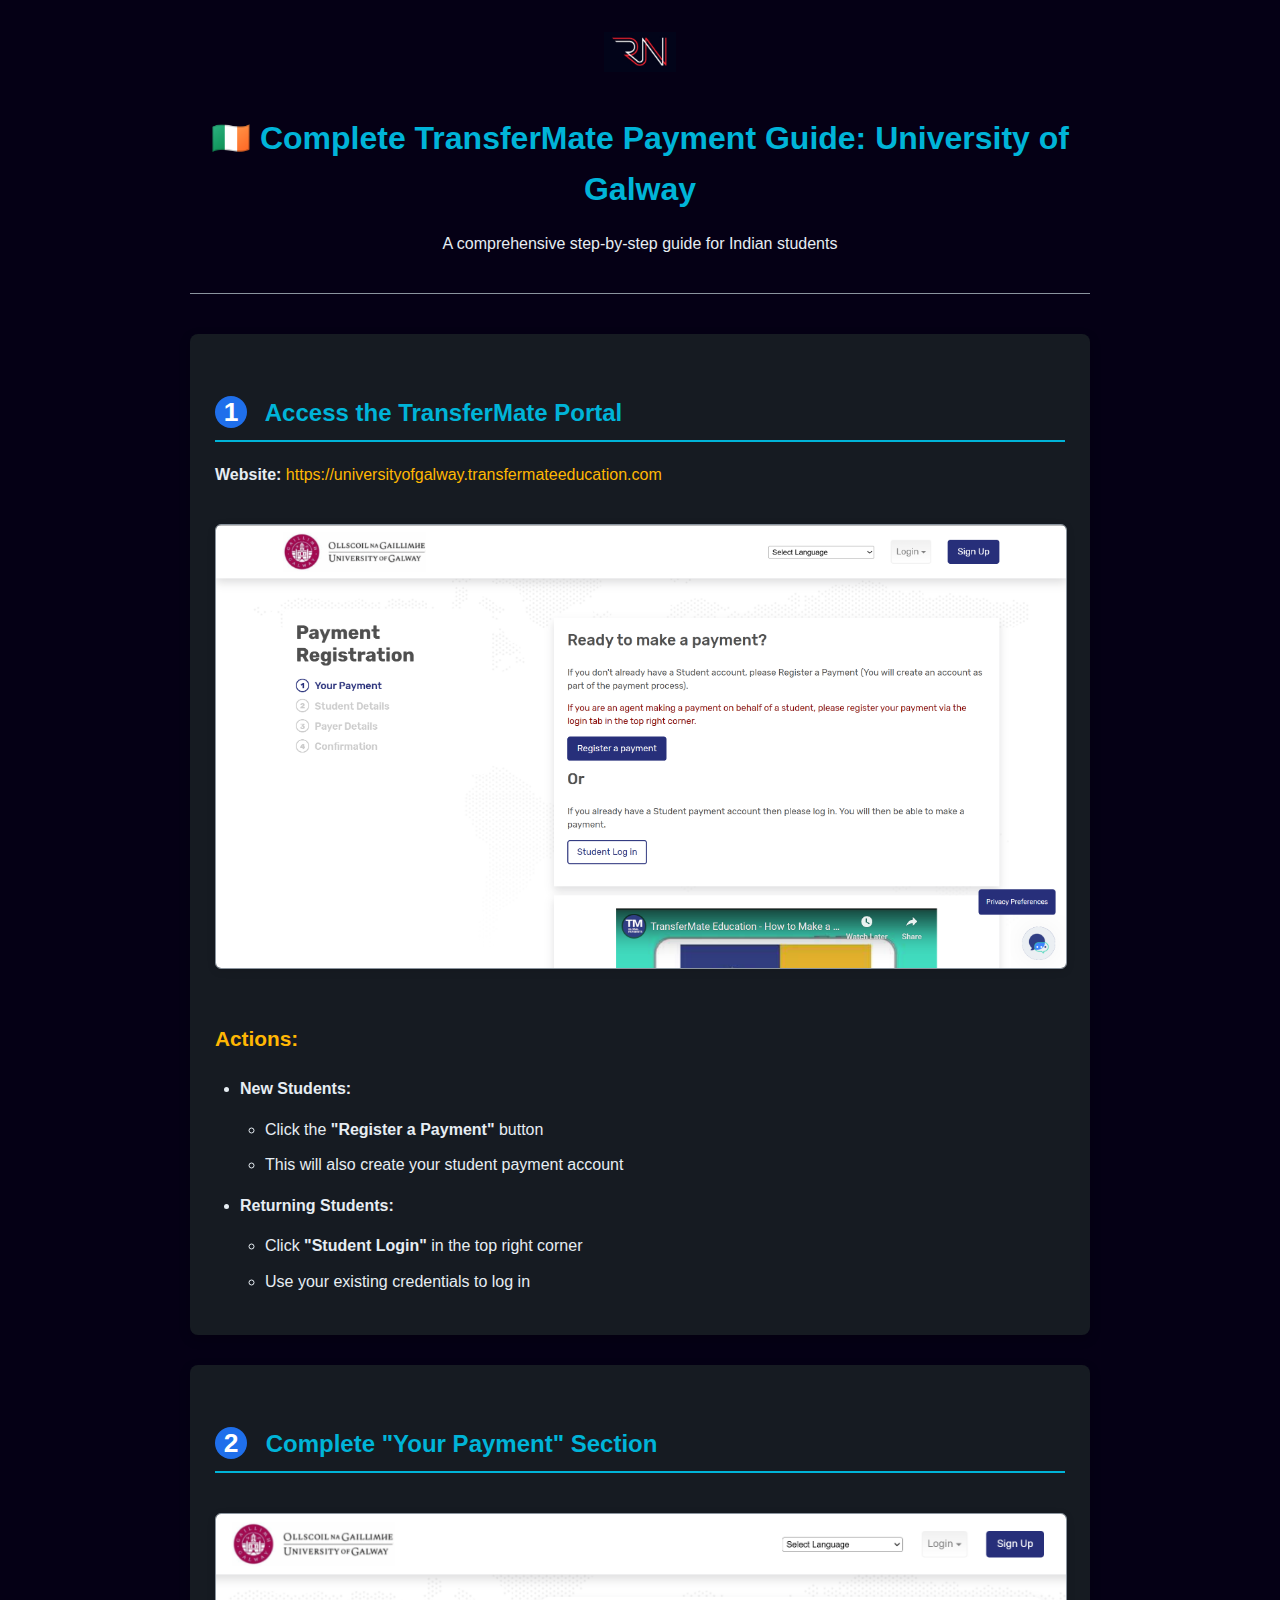
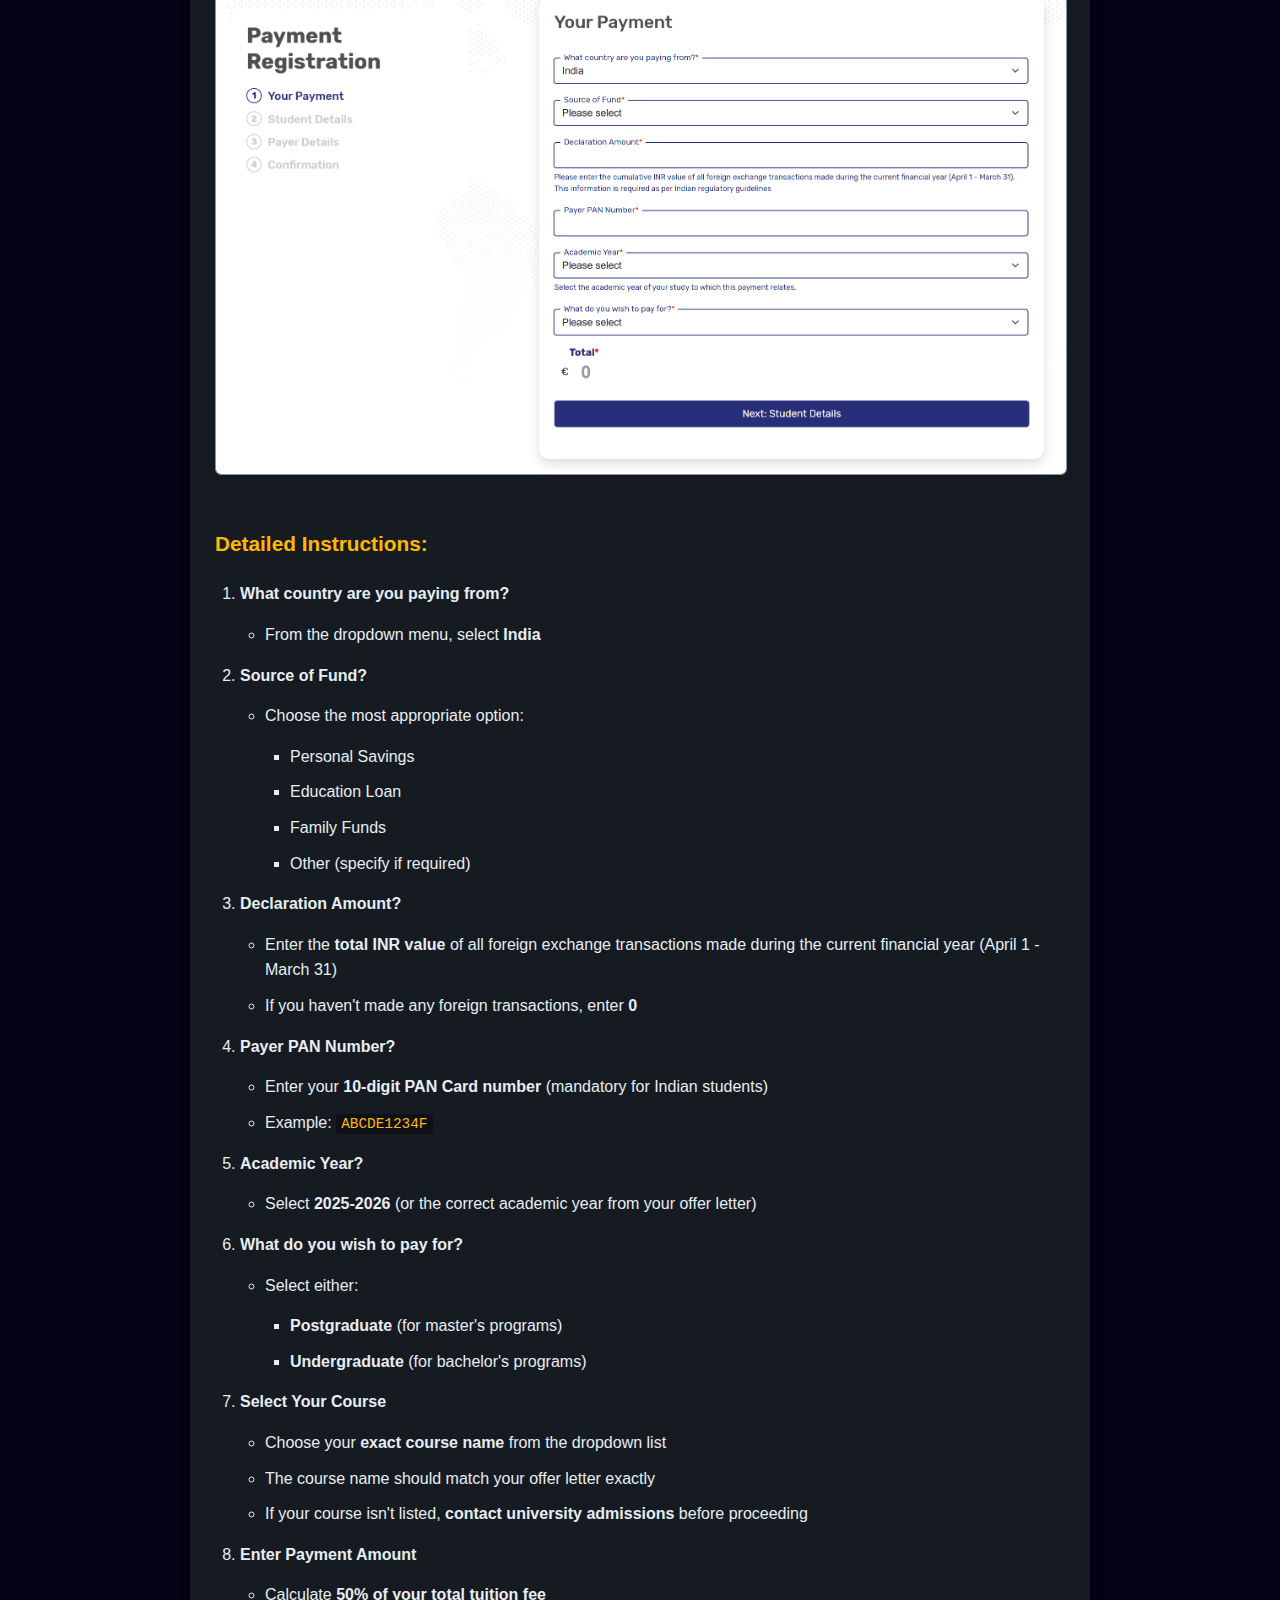
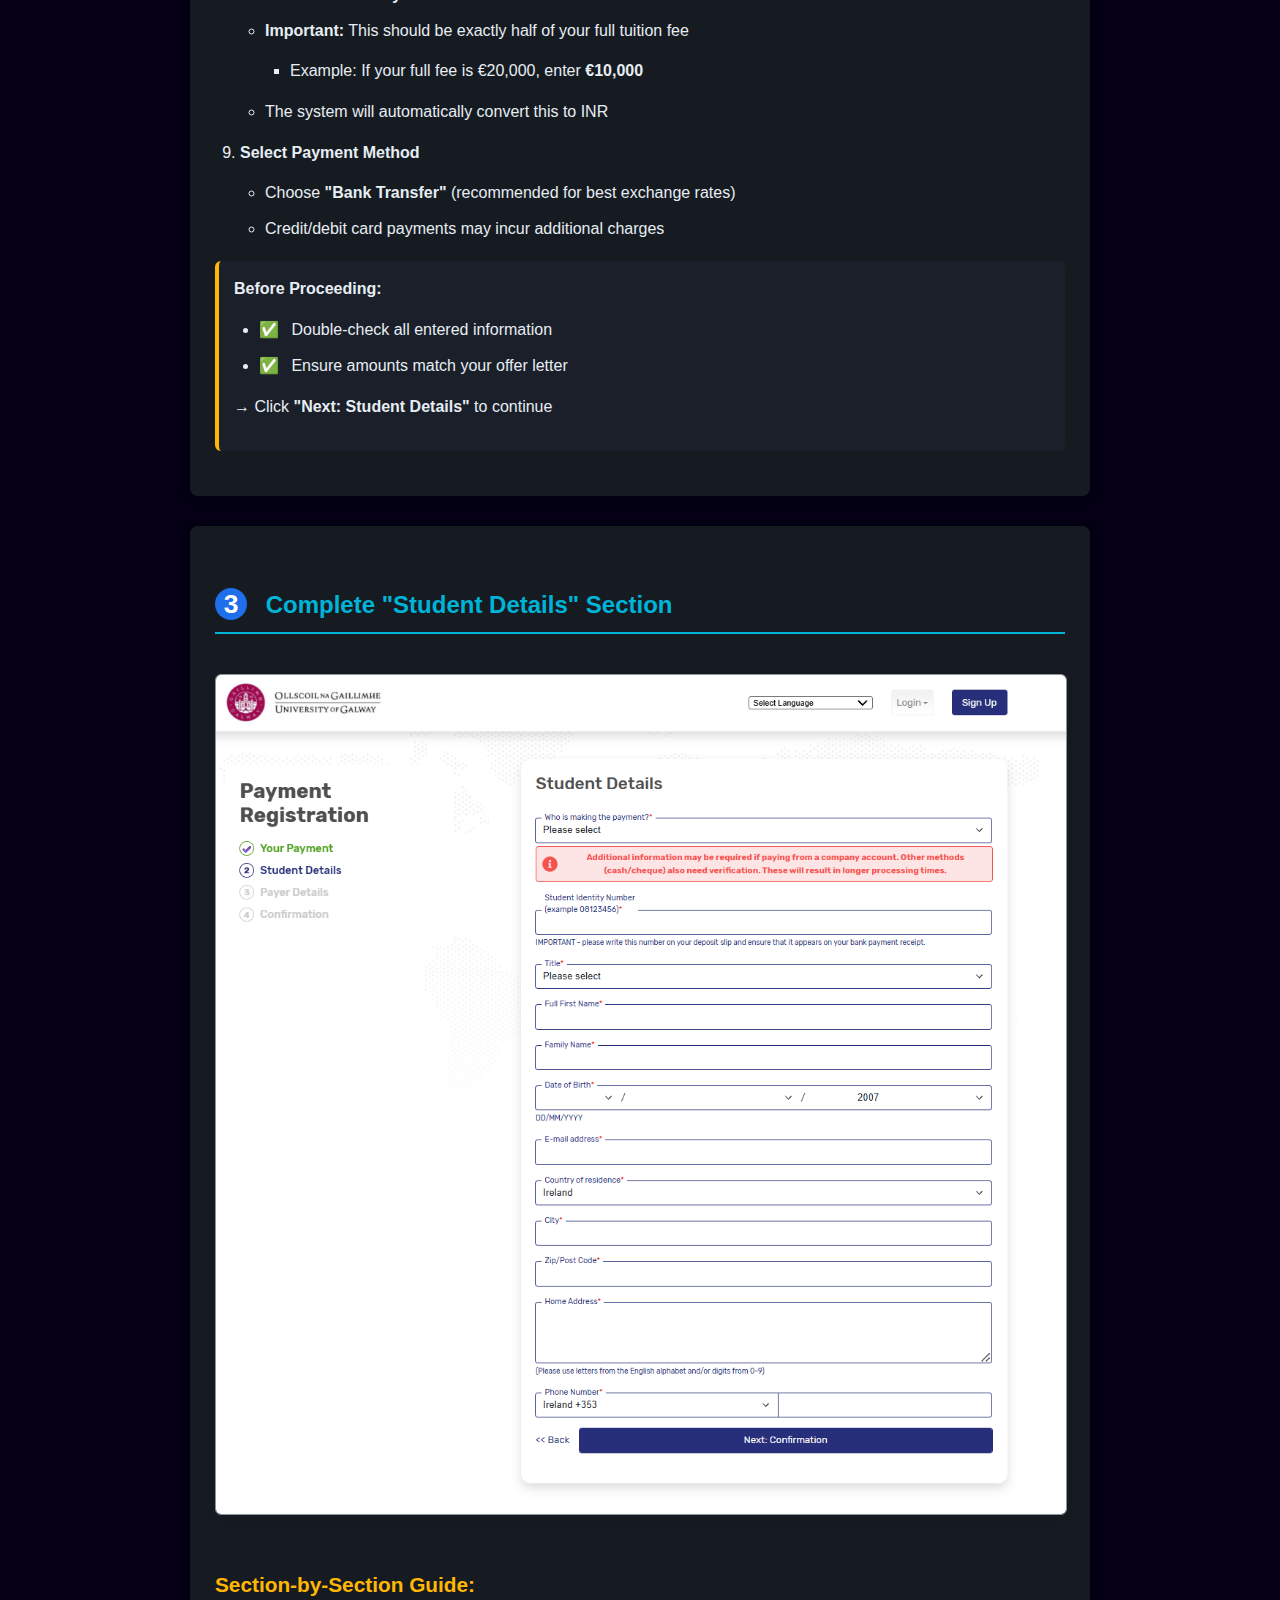
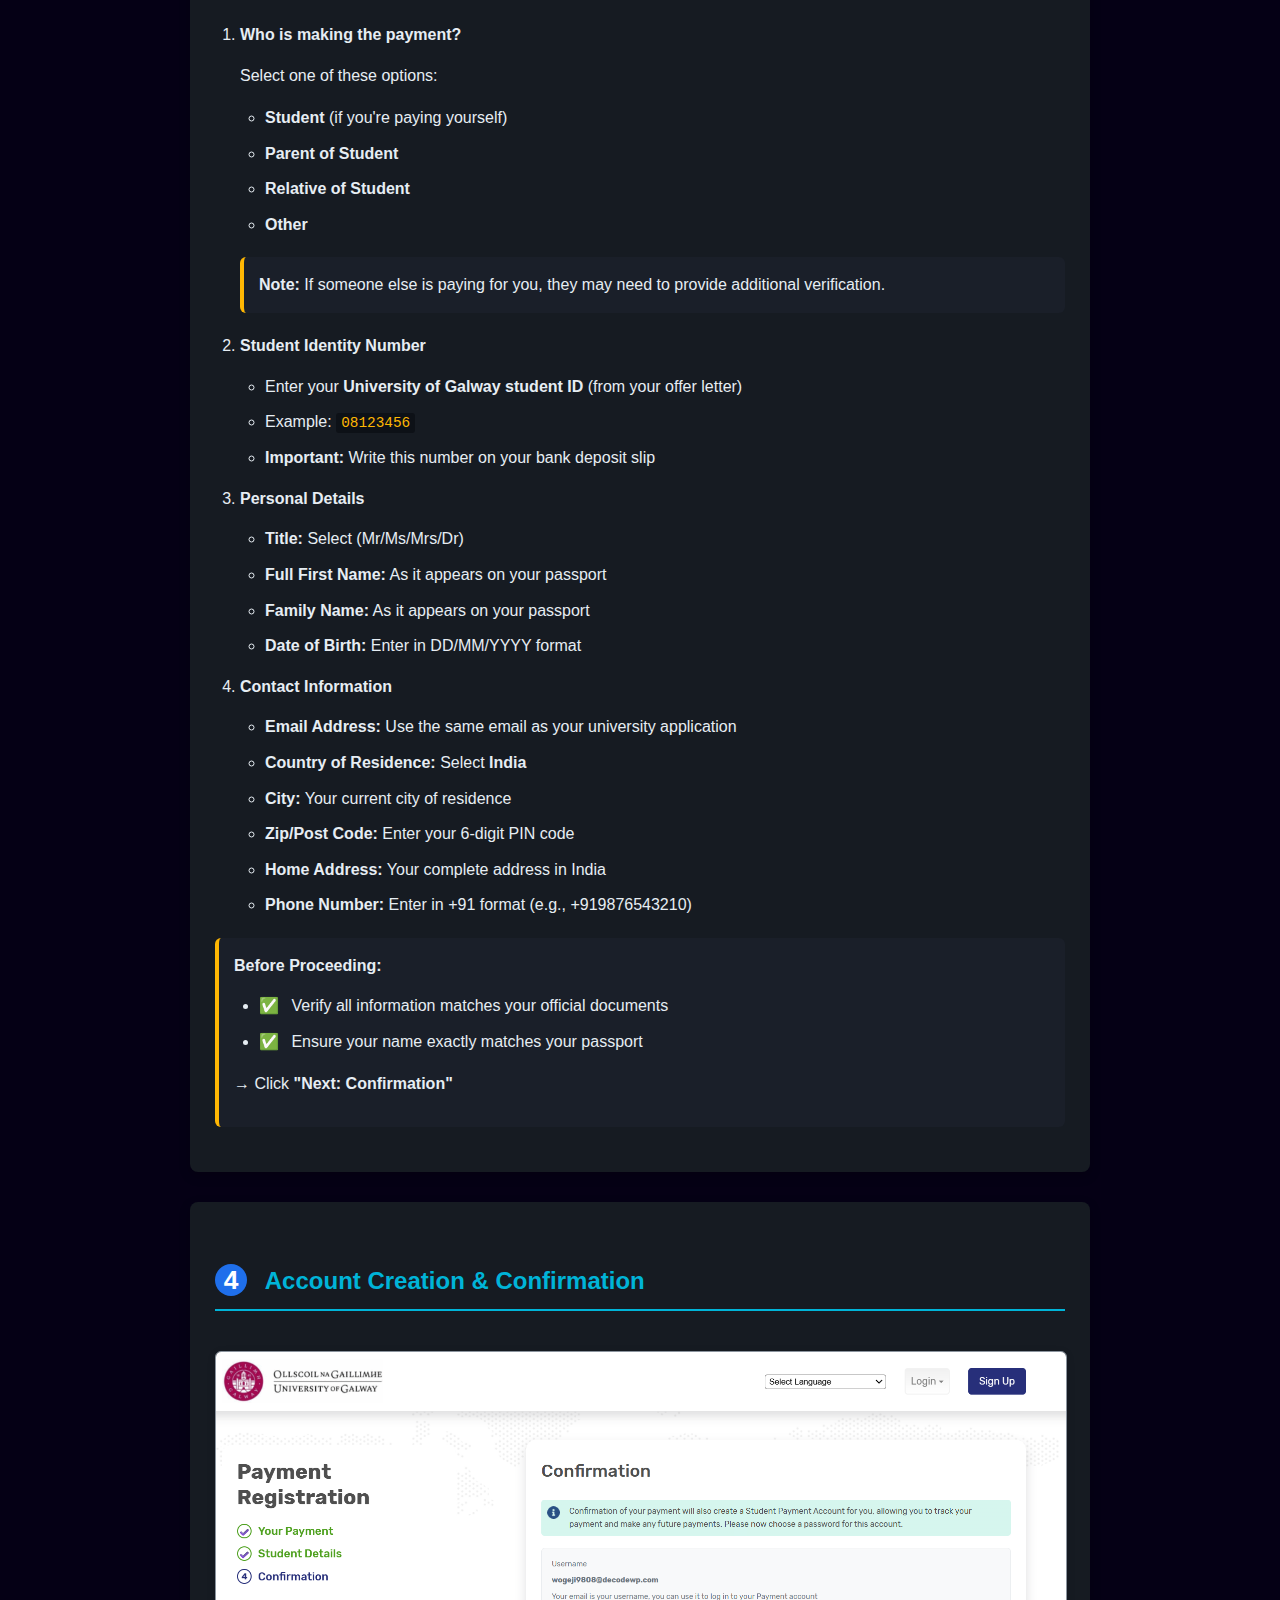
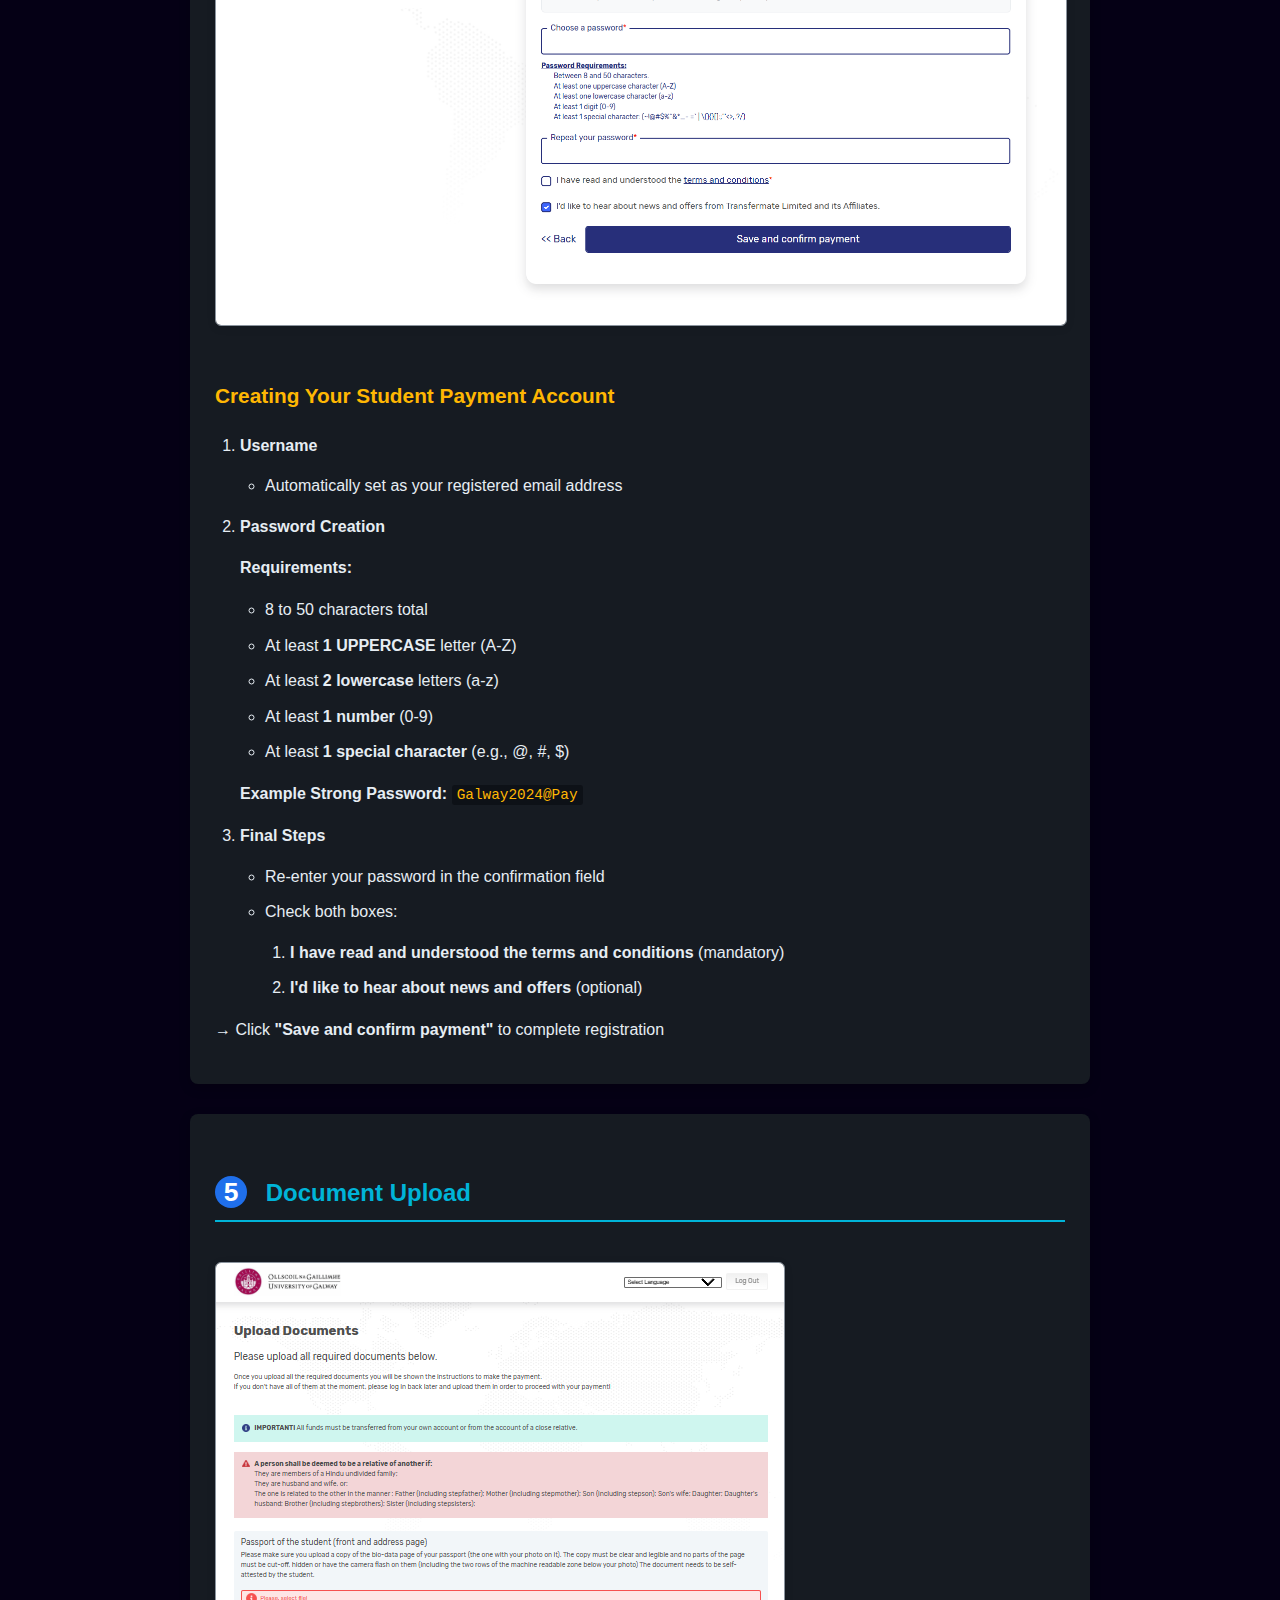
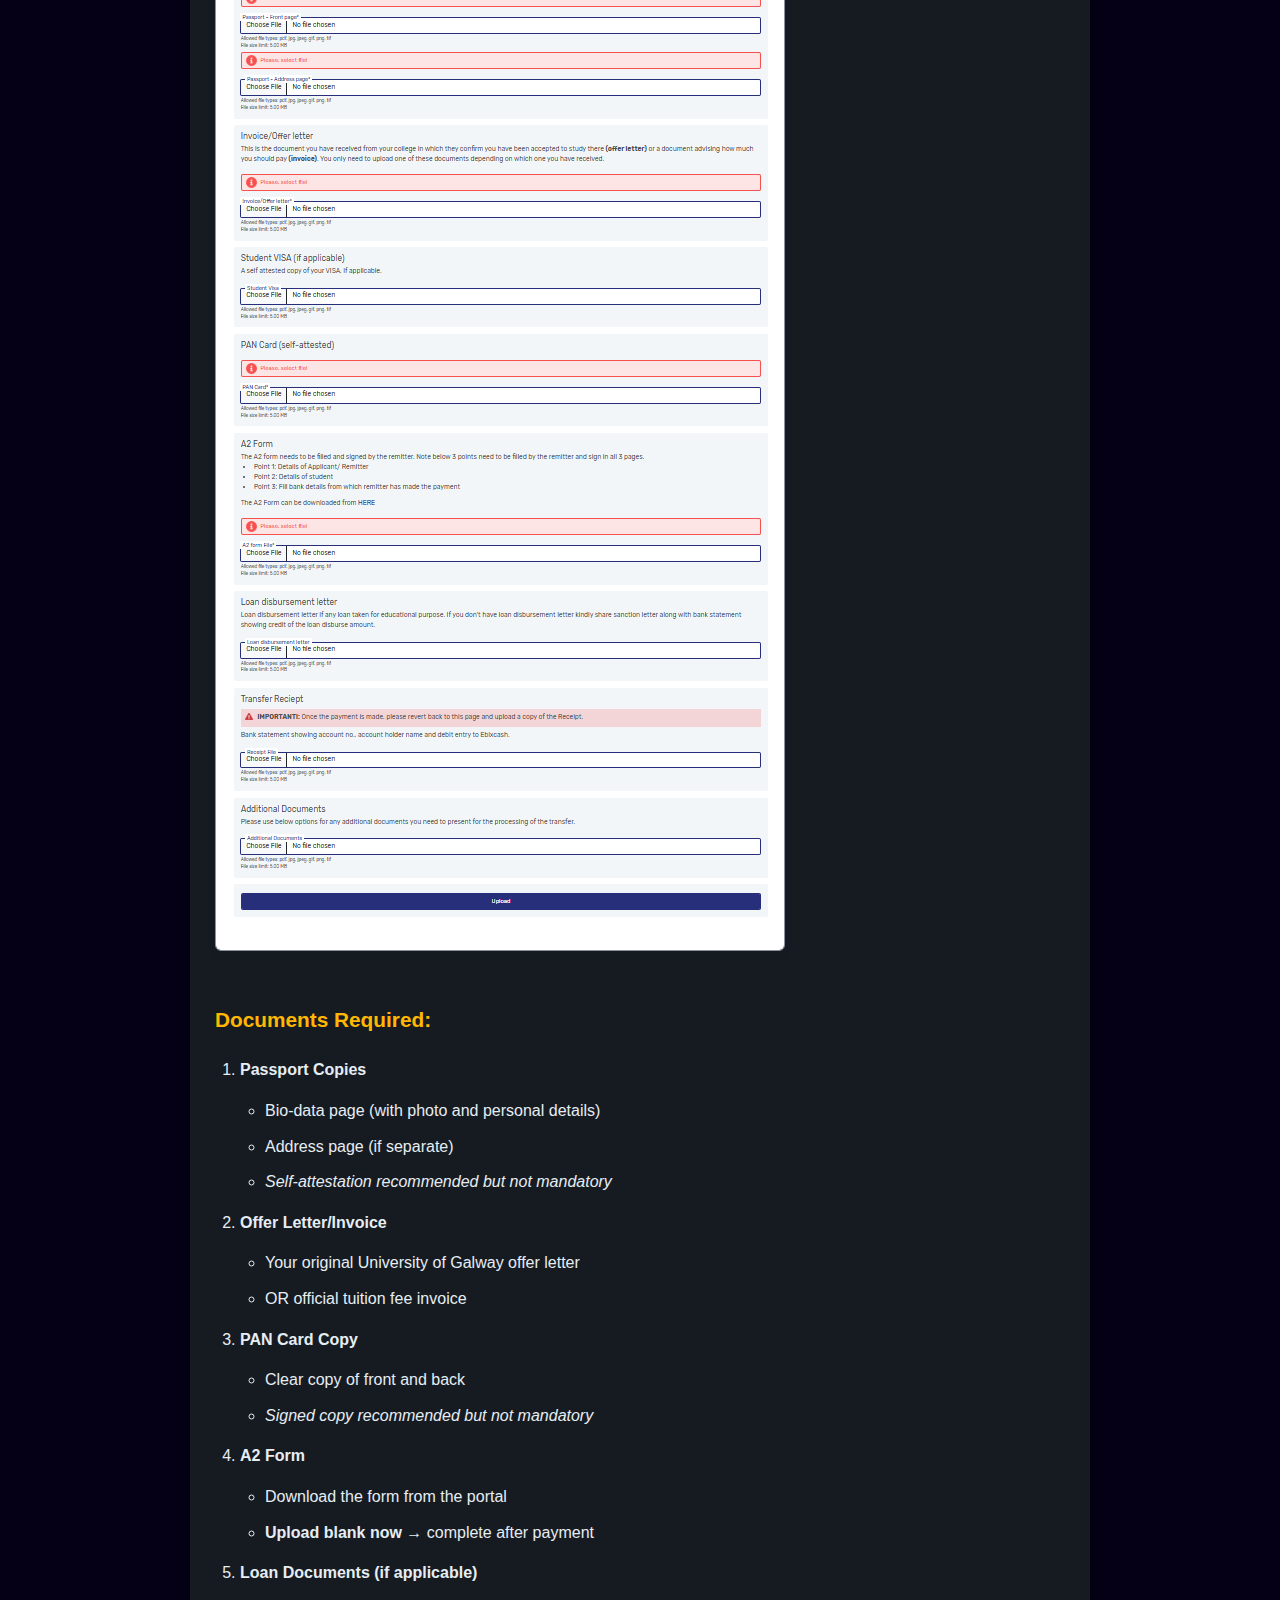
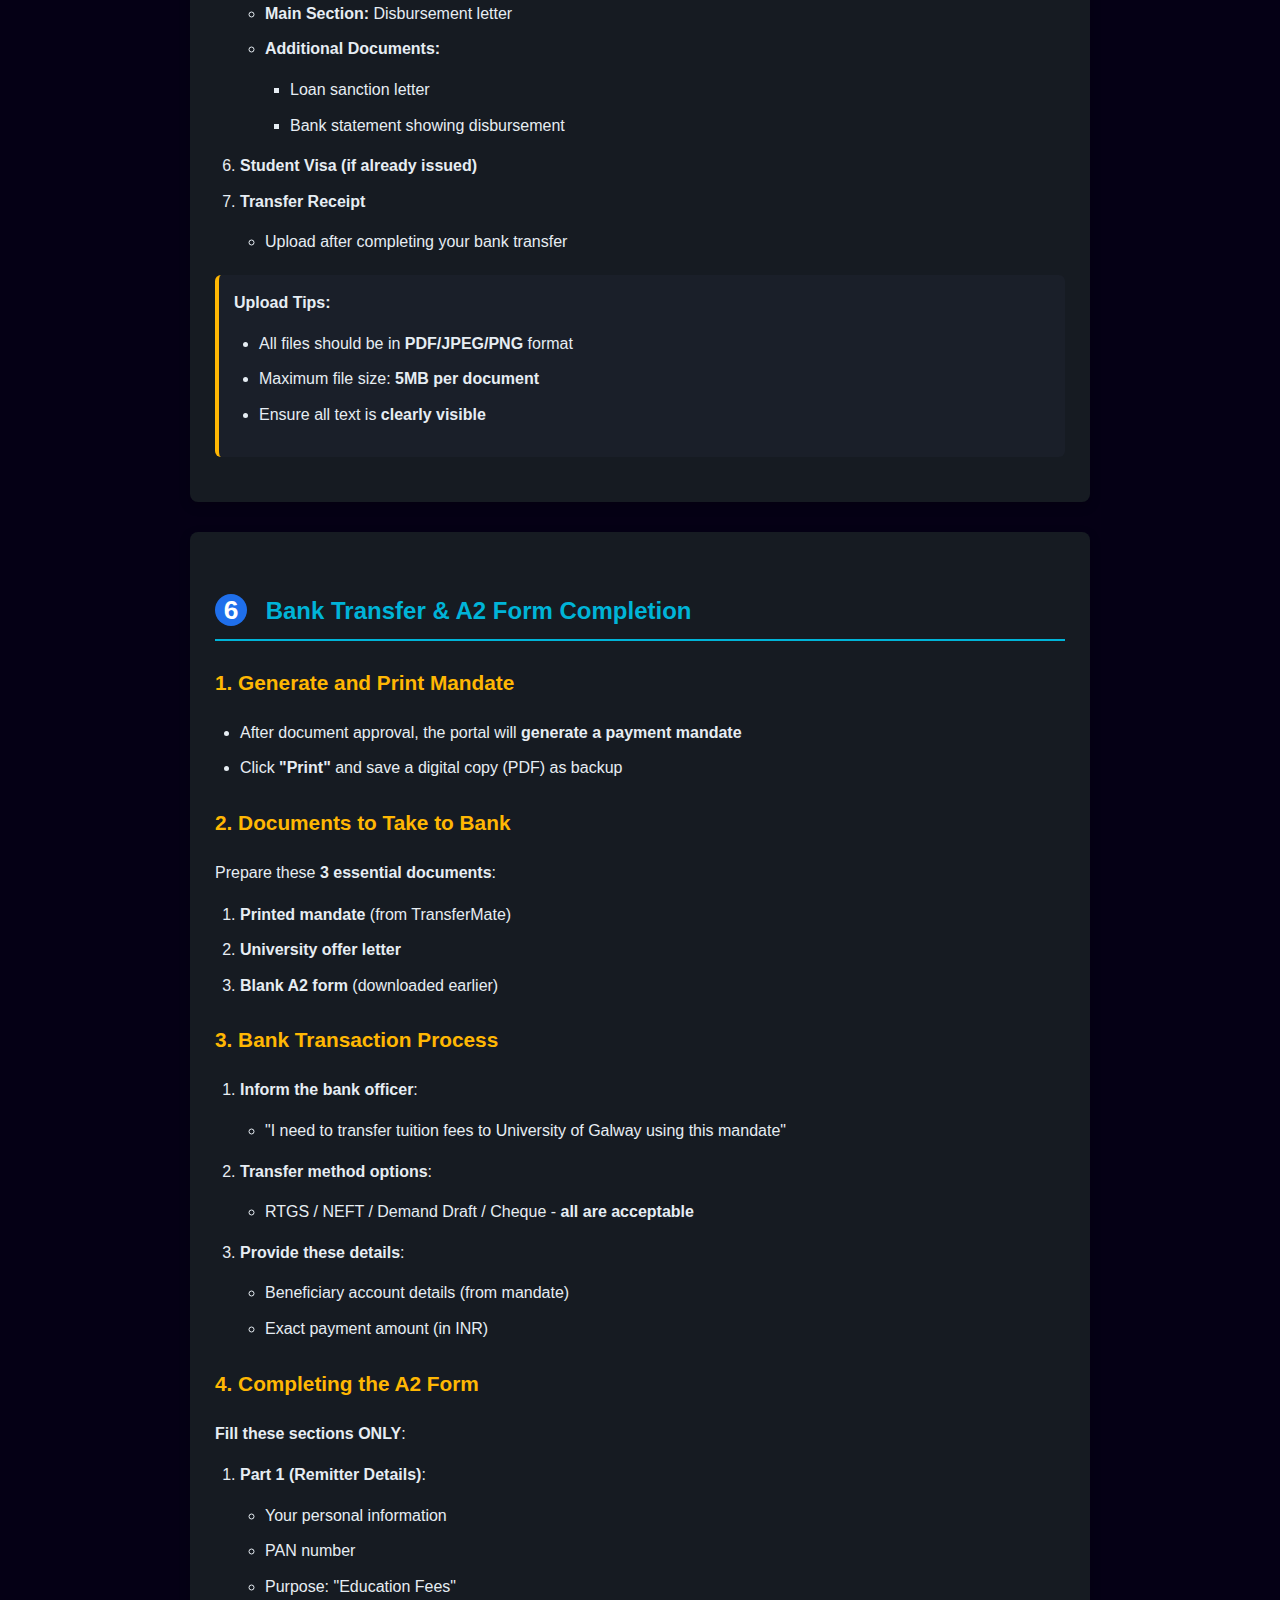
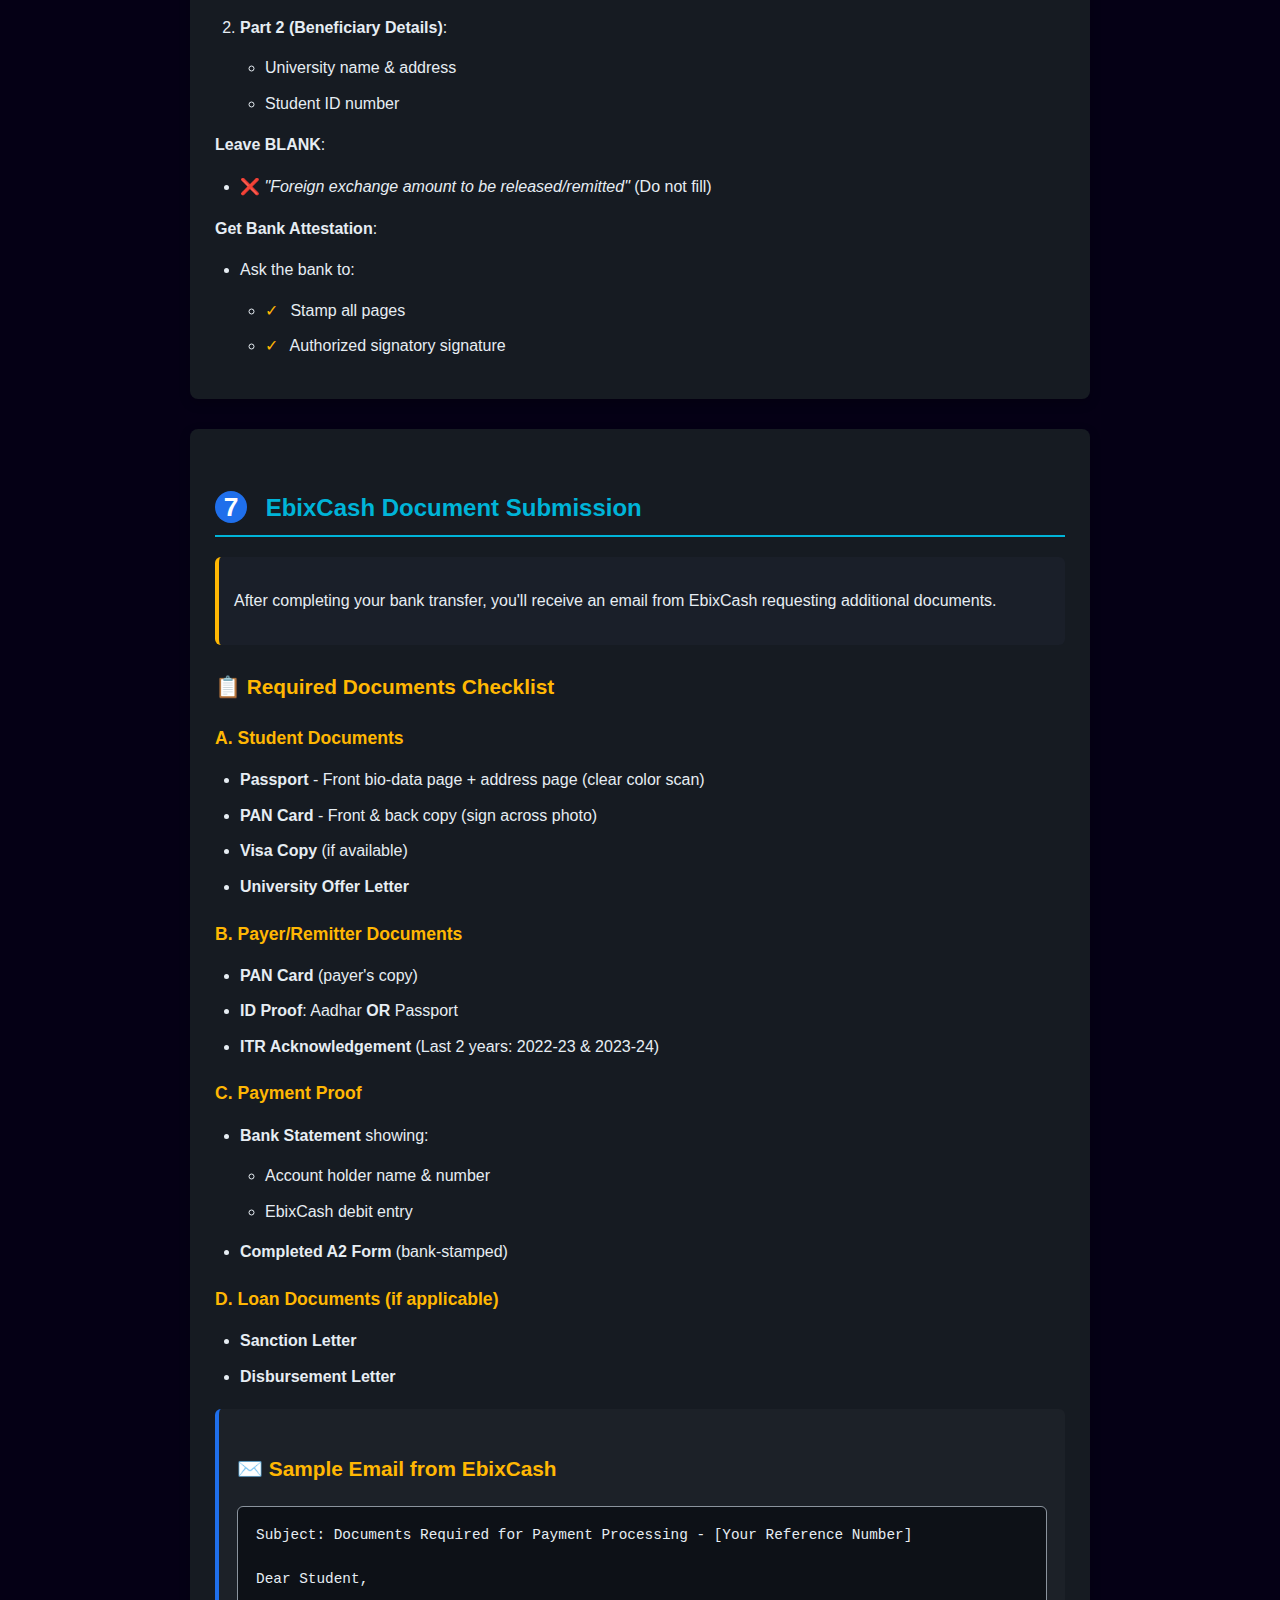
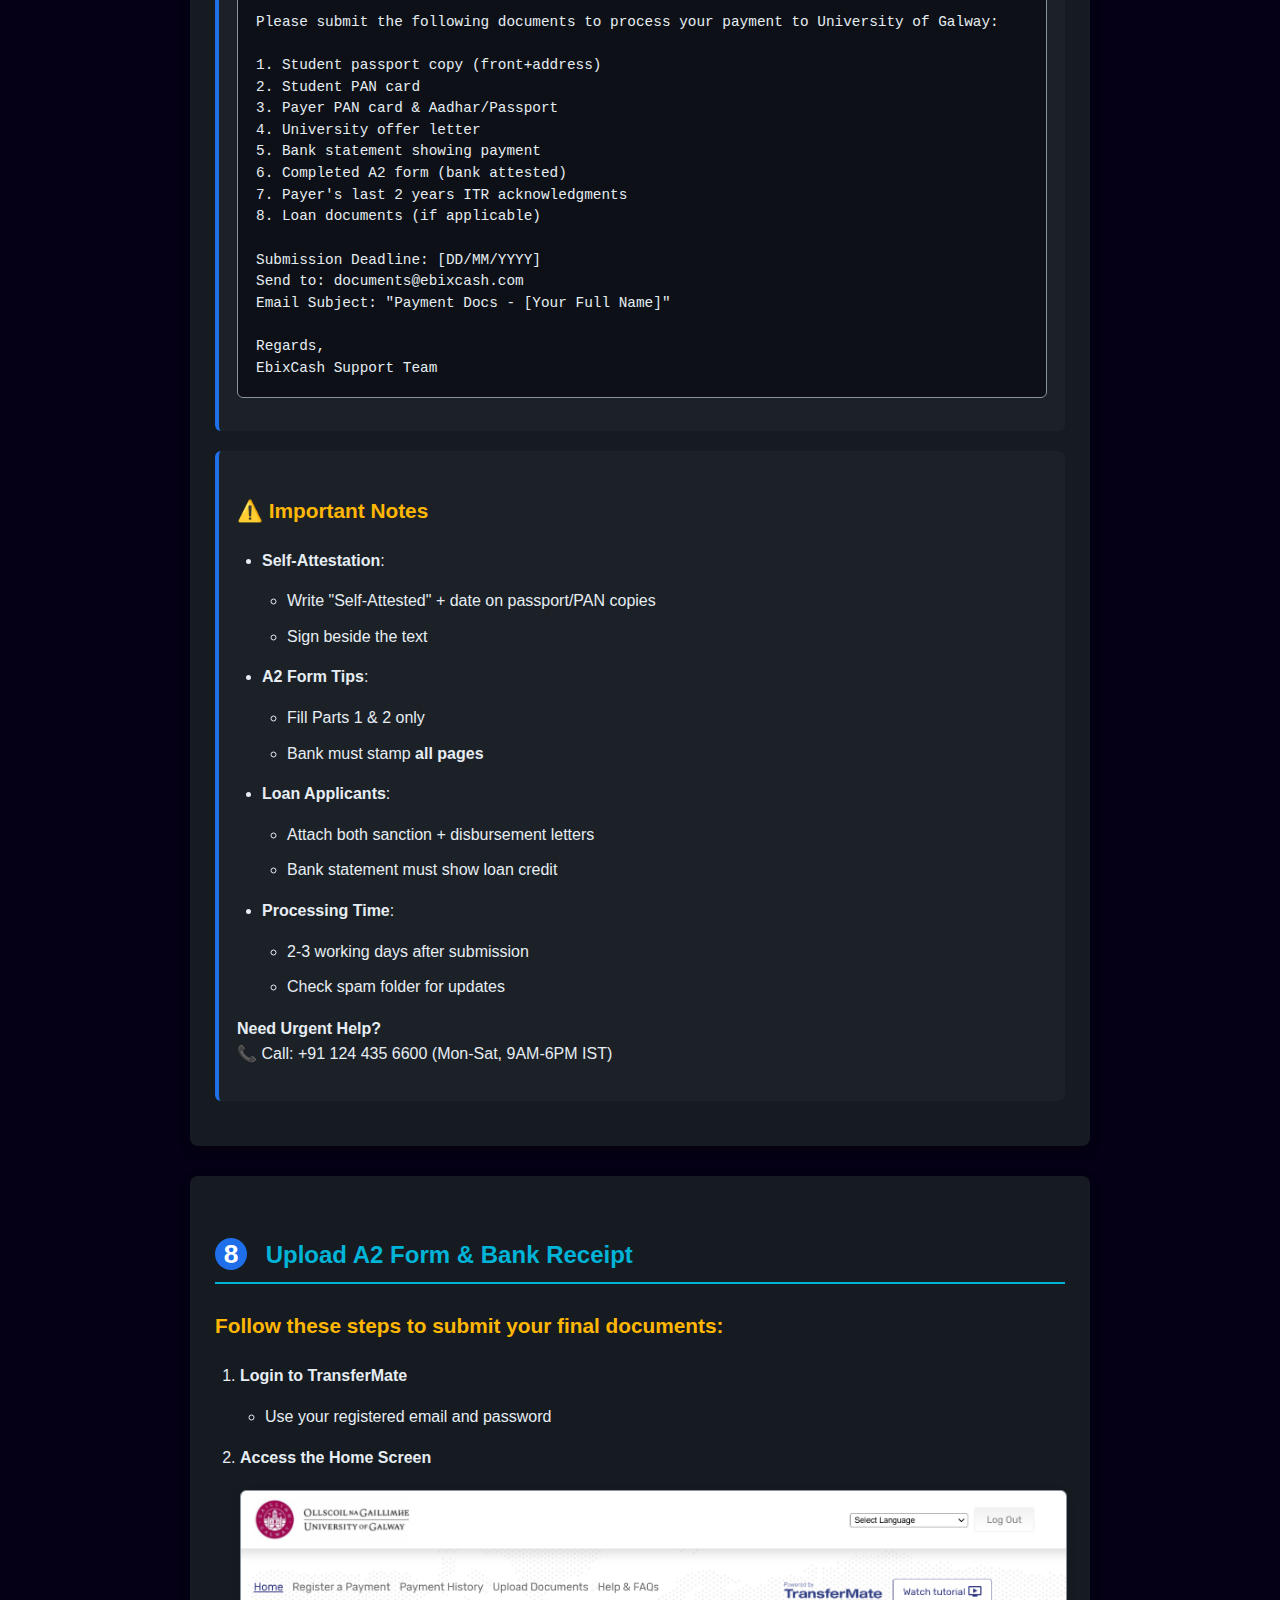
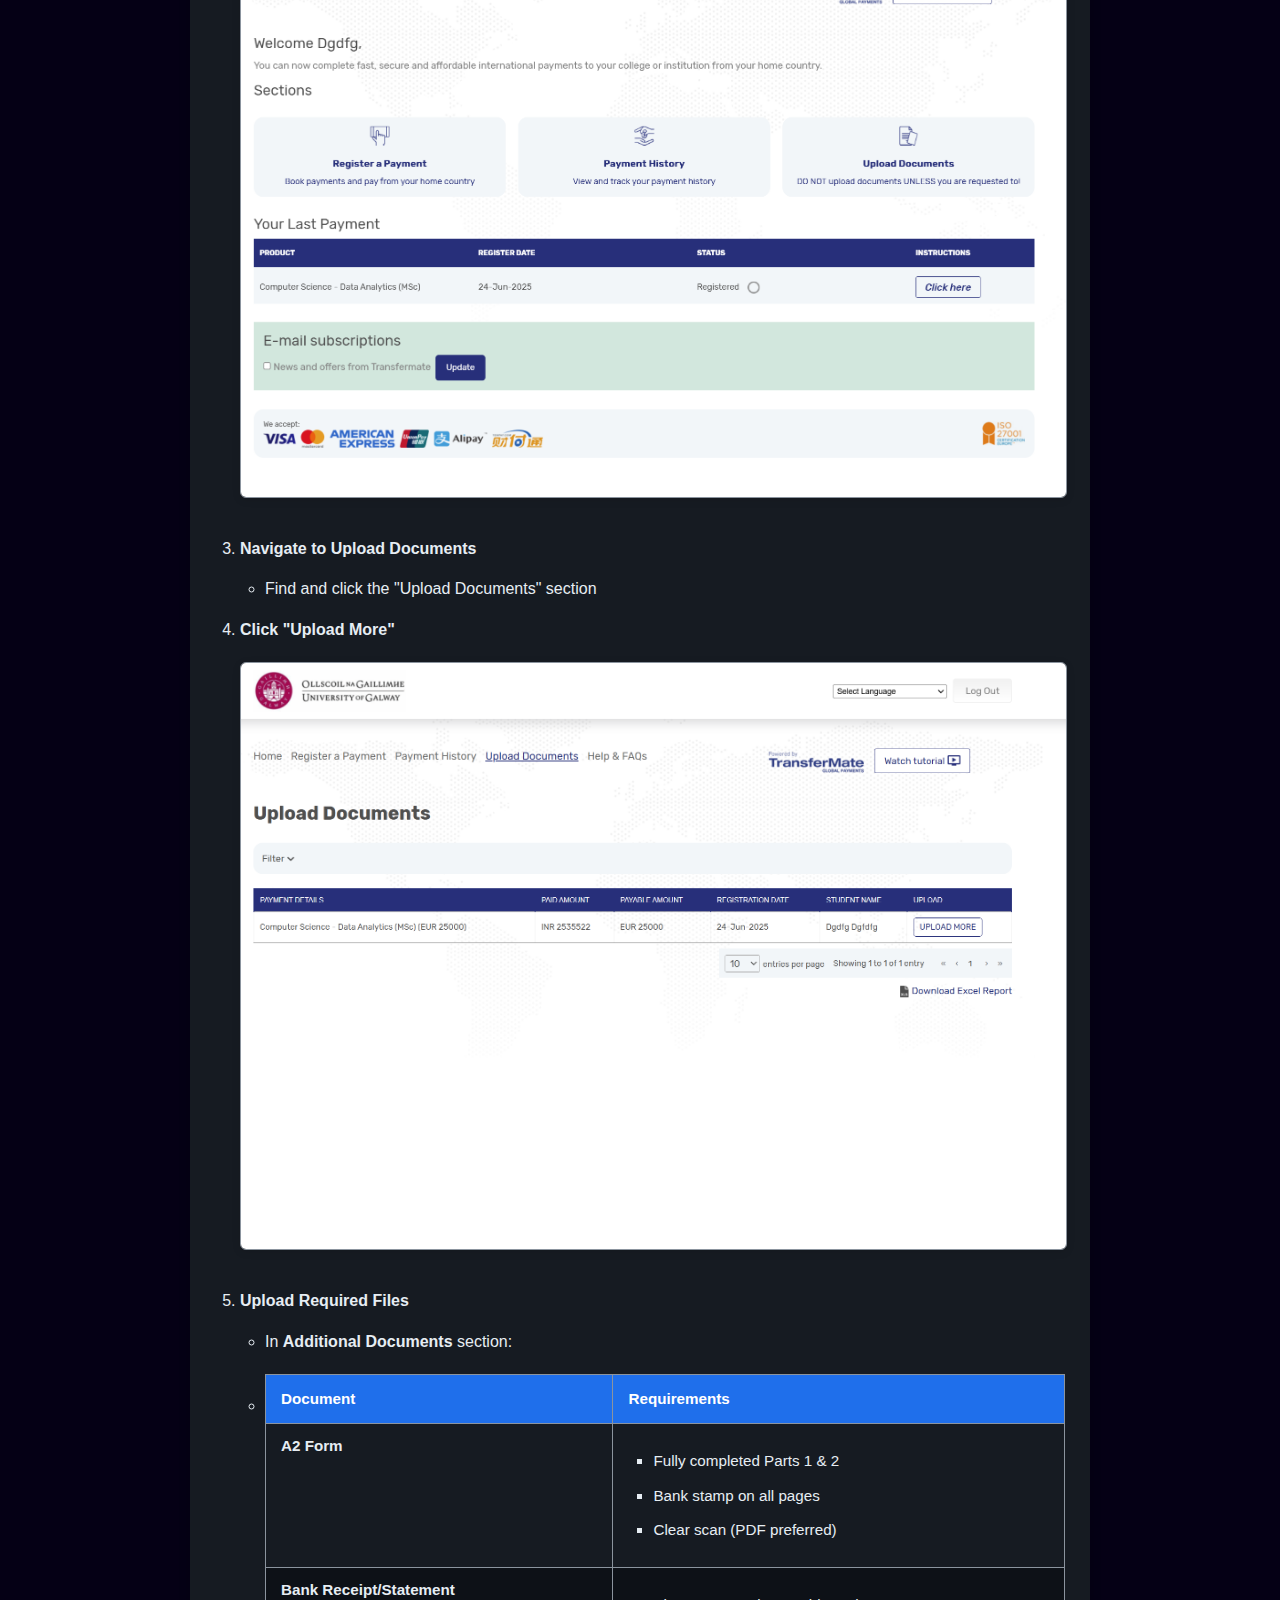
<file: Ireland/Pages/Transfermate.html>
<!DOCTYPE html>
<html lang="en">
<head>
    <meta charset="UTF-8">
    <meta name="viewport" content="width=device-width, initial-scale=1.0">
    <title>🇮🇪 Complete TransferMate Payment Guide: University of Galway</title>
    <style>
        :root {
            --primary: #00b4d8;
            --secondary: #ffb703;
            --bg: #050015;
            --text: #e6edf3;
            --muted: #8b949e;
            --highlight: #1f6feb;
            --success: #00ff00;
            --warning: #ffa500;
        }

        body {
            font-family: 'Segoe UI', Tahoma, Geneva, Verdana, sans-serif;
            background-color: var(--bg);
            color: var(--text);
            max-width: 900px;
            margin: 0 auto;
            padding: 20px;
            line-height: 1.6;
        }

        header {
            text-align: center;
            margin-bottom: 40px;
            padding-bottom: 20px;
            border-bottom: 1px solid var(--muted);
        }

        .sticky-logo {
            position: sticky;
            top: 0;
            z-index: 1000;
            background-color: var(--bg);
            padding: 12px 0;
            display: flex;
            justify-content: center;
            align-items: center;
        }

        .sticky-logo img {
            max-height: 40px;
        }

        h1 {
            color: var(--primary);
            font-weight: 700;
            margin-bottom: 10px;
        }

        h2 {
            color: var(--primary);
            margin-top: 35px;
            padding-bottom: 8px;
            border-bottom: 2px solid var(--primary);
            font-size: 1.5em;
        }

        h3 {
            color: var(--secondary);
            margin-top: 25px;
            font-size: 1.3em;
        }

        h4 {
            color: var(--secondary);
            margin: 20px 0 10px 0;
            font-size: 1.1em;
        }

        .step {
            background-color: #161b22;
            border-radius: 8px;
            padding: 25px;
            margin-bottom: 30px;
            box-shadow: 0 4px 12px rgba(0,0,0,0.2);
        }

        .step-number {
            display: inline-block;
            background: var(--highlight);
            color: white;
            width: 32px;
            height: 32px;
            text-align: center;
            line-height: 32px;
            border-radius: 50%;
            margin-right: 12px;
            font-weight: bold;
            font-size: 1.1em;
        }

        .documents, .tips {
            background-color: #1c2128;
            border-left: 4px solid var(--highlight);
            padding: 18px;
            margin: 20px 0;
            border-radius: 6px;
        }

        ul, ol {
            margin: 15px 0;
            padding-left: 25px;
        }

        li {
            margin-bottom: 10px;
        }

        table {
            width: 100%;
            border-collapse: collapse;
            margin: 20px 0;
            font-size: 0.95em;
        }

        table, th, td {
            border: 1px solid var(--muted);
        }

        th {
            background-color: var(--highlight);
            color: white;
            padding: 12px 15px;
            text-align: left;
        }

        td {
            padding: 10px 15px;
            background-color: #0d1117;
            vertical-align: top;
        }

        tr:nth-child(even) td {
            background-color: #161b22;
        }

        a {
            color: var(--secondary);
            text-decoration: none;
            transition: color 0.2s;
        }

        a:hover {
            color: #ffcb47;
            text-decoration: underline;
        }

        footer {
            text-align: center;
            margin-top: 50px;
            color: var(--muted);
            font-size: 0.9em;
            padding-top: 20px;
            border-top: 1px solid var(--muted);
        }

        .copyright {
            color: var(--muted);
            margin-top: 15px;
        }

        .copyright a {
            color: var(--primary);
        }

        .screenshot {
            max-width: 100%;
            border: 1px solid var(--muted);
            border-radius: 6px;
            margin: 20px 0;
            box-shadow: 0 2px 8px rgba(0,0,0,0.1);
        }

        .note {
            background-color: #1a1f29;
            padding: 15px;
            border-left: 4px solid var(--secondary);
            margin: 20px 0;
            border-radius: 6px;
        }

        .checkbox {
            color: var(--secondary);
            margin-right: 8px;
        }

        pre {
            background-color: #0d1117;
            padding: 18px;
            border-radius: 6px;
            overflow-x: auto;
            white-space: pre-wrap;
            word-wrap: break-word;
            font-family: 'Consolas', 'Monaco', monospace;
            font-size: 0.9em;
            line-height: 1.5;
            border: 1px solid var(--muted);
        }

        code {
            background-color: #0d1117;
            padding: 2px 5px;
            border-radius: 3px;
            font-family: 'Consolas', 'Monaco', monospace;
            font-size: 0.9em;
            color: var(--secondary);
        }

        .success-banner {
            background: rgba(0, 128, 0, 0.15);
            padding: 20px;
            border-radius: 8px;
            margin-top: 25px;
            border-left: 4px solid var(--success);
        }

        .success-banner h3 {
            color: var(--success);
            margin-top: 0;
        }

        .urgent {
            color: var(--warning);
            font-weight: bold;
        }
    </style>
</head>
<body>

    <div class="sticky-logo">
        <a href="https://rahuln25.github.io/Ireland/Ireland.html">
            <img src="../../images/logo.jpeg" alt="Logo">
        </a>
    </div>

    <header>
        <h1>🇮🇪 Complete TransferMate Payment Guide: University of Galway</h1>
        <p>A comprehensive step-by-step guide for Indian students</p>
    </header>

    <!-- Step 1 -->
    <div class="step">
        <h2><span class="step-number">1</span> Access the TransferMate Portal</h2>
        <p><strong>Website:</strong> <a href="https://universityofgalway.transfermateeducation.com" target="_blank">https://universityofgalway.transfermateeducation.com</a></p>
        
        <img src="../Transfermate/RegisterAPayment.png" alt="TransferMate Registration Page" class="screenshot">
        
        <h3>Actions:</h3>
        <ul>
            <li><strong>New Students:</strong>
                <ul>
                    <li>Click the <strong>"Register a Payment"</strong> button</li>
                    <li>This will also create your student payment account</li>
                </ul>
            </li>
            <li><strong>Returning Students:</strong>
                <ul>
                    <li>Click <strong>"Student Login"</strong> in the top right corner</li>
                    <li>Use your existing credentials to log in</li>
                </ul>
            </li>
        </ul>
    </div>

    <!-- Step 2 -->
    <div class="step">
        <h2><span class="step-number">2</span> Complete "Your Payment" Section</h2>
        <img src="../Transfermate/YourPayment.png" alt="Your Payment Section" class="screenshot">
        
        <h3>Detailed Instructions:</h3>
        <ol>
            <li><strong>What country are you paying from?</strong>
                <ul>
                    <li>From the dropdown menu, select <strong>India</strong></li>
                </ul>
            </li>
            <li><strong>Source of Fund?</strong>
                <ul>
                    <li>Choose the most appropriate option:
                        <ul>
                            <li>Personal Savings</li>
                            <li>Education Loan</li>
                            <li>Family Funds</li>
                            <li>Other (specify if required)</li>
                        </ul>
                    </li>
                </ul>
            </li>
            <li><strong>Declaration Amount?</strong>
                <ul>
                    <li>Enter the <strong>total INR value</strong> of all foreign exchange transactions made during the current financial year (April 1 - March 31)</li>
                    <li>If you haven't made any foreign transactions, enter <strong>0</strong></li>
                </ul>
            </li>
            <li><strong>Payer PAN Number?</strong>
                <ul>
                    <li>Enter your <strong>10-digit PAN Card number</strong> (mandatory for Indian students)</li>
                    <li>Example: <code>ABCDE1234F</code></li>
                </ul>
            </li>
            <li><strong>Academic Year?</strong>
                <ul>
                    <li>Select <strong>2025-2026</strong> (or the correct academic year from your offer letter)</li>
                </ul>
            </li>
            <li><strong>What do you wish to pay for?</strong>
                <ul>
                    <li>Select either:
                        <ul>
                            <li><strong>Postgraduate</strong> (for master's programs)</li>
                            <li><strong>Undergraduate</strong> (for bachelor's programs)</li>
                        </ul>
                    </li>
                </ul>
            </li>
            <li><strong>Select Your Course</strong>
                <ul>
                    <li>Choose your <strong>exact course name</strong> from the dropdown list</li>
                    <li>The course name should match your offer letter exactly</li>
                    <li>If your course isn't listed, <strong>contact university admissions</strong> before proceeding</li>
                </ul>
            </li>
            <li><strong>Enter Payment Amount</strong>
                <ul>
                    <li>Calculate <strong>50% of your total tuition fee</strong></li>
                    <li><strong>Important:</strong> This should be exactly half of your full tuition fee
                        <ul>
                            <li>Example: If your full fee is €20,000, enter <strong>€10,000</strong></li>
                        </ul>
                    </li>
                    <li>The system will automatically convert this to INR</li>
                </ul>
            </li>
            <li><strong>Select Payment Method</strong>
                <ul>
                    <li>Choose <strong>"Bank Transfer"</strong> (recommended for best exchange rates)</li>
                    <li>Credit/debit card payments may incur additional charges</li>
                </ul>
            </li>
        </ol>
        
        <div class="note">
            <strong>Before Proceeding:</strong>
            <ul>
                <li><span class="checkbox">✅</span> Double-check all entered information</li>
                <li><span class="checkbox">✅</span> Ensure amounts match your offer letter</li>
            </ul>
            <p>→ Click <strong>"Next: Student Details"</strong> to continue</p>
        </div>
    </div>

    <!-- Step 3 -->
    <div class="step">
        <h2><span class="step-number">3</span> Complete "Student Details" Section</h2>
        <img src="../Transfermate/StudentDetails.png" alt="Student Details Section" class="screenshot">
        
        <h3>Section-by-Section Guide:</h3>
        
        <ol>
            <li><strong>Who is making the payment?</strong>
                <p>Select one of these options:</p>
                <ul>
                    <li><strong>Student</strong> (if you're paying yourself)</li>
                    <li><strong>Parent of Student</strong></li>
                    <li><strong>Relative of Student</strong></li>
                    <li><strong>Other</strong></li>
                </ul>
                <div class="note">
                    <strong>Note:</strong> If someone else is paying for you, they may need to provide additional verification.
                </div>
            </li>
            
            <li><strong>Student Identity Number</strong>
                <ul>
                    <li>Enter your <strong>University of Galway student ID</strong> (from your offer letter)</li>
                    <li>Example: <code>08123456</code></li>
                    <li><strong>Important:</strong> Write this number on your bank deposit slip</li>
                </ul>
            </li>
            
            <li><strong>Personal Details</strong>
                <ul>
                    <li><strong>Title:</strong> Select (Mr/Ms/Mrs/Dr)</li>
                    <li><strong>Full First Name:</strong> As it appears on your passport</li>
                    <li><strong>Family Name:</strong> As it appears on your passport</li>
                    <li><strong>Date of Birth:</strong> Enter in DD/MM/YYYY format</li>
                </ul>
            </li>
            
            <li><strong>Contact Information</strong>
                <ul>
                    <li><strong>Email Address:</strong> Use the same email as your university application</li>
                    <li><strong>Country of Residence:</strong> Select <strong>India</strong></li>
                    <li><strong>City:</strong> Your current city of residence</li>
                    <li><strong>Zip/Post Code:</strong> Enter your 6-digit PIN code</li>
                    <li><strong>Home Address:</strong> Your complete address in India</li>
                    <li><strong>Phone Number:</strong> Enter in +91 format (e.g., +919876543210)</li>
                </ul>
            </li>
        </ol>
        
        <div class="note">
            <strong>Before Proceeding:</strong>
            <ul>
                <li><span class="checkbox">✅</span> Verify all information matches your official documents</li>
                <li><span class="checkbox">✅</span> Ensure your name exactly matches your passport</li>
            </ul>
            <p>→ Click <strong>"Next: Confirmation"</strong></p>
        </div>
    </div>

    <!-- Step 4 -->
    <div class="step">
        <h2><span class="step-number">4</span> Account Creation & Confirmation</h2>
        <img src="../Transfermate/Confirmation.png" alt="Confirmation Section" class="screenshot">
        
        <h3>Creating Your Student Payment Account</h3>
        
        <ol>
            <li><strong>Username</strong>
                <ul>
                    <li>Automatically set as your registered email address</li>
                </ul>
            </li>
            
            <li><strong>Password Creation</strong>
                <p><strong>Requirements:</strong></p>
                <ul>
                    <li>8 to 50 characters total</li>
                    <li>At least <strong>1 UPPERCASE</strong> letter (A-Z)</li>
                    <li>At least <strong>2 lowercase</strong> letters (a-z)</li>
                    <li>At least <strong>1 number</strong> (0-9)</li>
                    <li>At least <strong>1 special character</strong> (e.g., @, #, $)</li>
                </ul>
                <p><strong>Example Strong Password:</strong> <code>Galway2024@Pay</code></p>
            </li>
            
            <li><strong>Final Steps</strong>
                <ul>
                    <li>Re-enter your password in the confirmation field</li>
                    <li>Check both boxes:
                        <ol>
                            <li><strong>I have read and understood the terms and conditions</strong> (mandatory)</li>
                            <li><strong>I'd like to hear about news and offers</strong> (optional)</li>
                        </ol>
                    </li>
                </ul>
            </li>
        </ol>
        
        <p>→ Click <strong>"Save and confirm payment"</strong> to complete registration</p>
    </div>

    <!-- Step 5 -->
    <div class="step">
        <h2><span class="step-number">5</span> Document Upload</h2>
        <img src="../Transfermate/Documents.png" alt="Documents Upload Section" class="screenshot">
        
        <h3>Documents Required:</h3>
        
        <ol>
            <li><strong>Passport Copies</strong>
                <ul>
                    <li>Bio-data page (with photo and personal details)</li>
                    <li>Address page (if separate)</li>
                    <li><em>Self-attestation recommended but not mandatory</em></li>
                </ul>
            </li>
            
            <li><strong>Offer Letter/Invoice</strong>
                <ul>
                    <li>Your original University of Galway offer letter</li>
                    <li>OR official tuition fee invoice</li>
                </ul>
            </li>
            
            <li><strong>PAN Card Copy</strong>
                <ul>
                    <li>Clear copy of front and back</li>
                    <li><em>Signed copy recommended but not mandatory</em></li>
                </ul>
            </li>
            
            <li><strong>A2 Form</strong>
                <ul>
                    <li>Download the form from the portal</li>
                    <li><strong>Upload blank now</strong> → complete after payment</li>
                </ul>
            </li>
            
            <li><strong>Loan Documents (if applicable)</strong>
                <ul>
                    <li><strong>Main Section:</strong> Disbursement letter</li>
                    <li><strong>Additional Documents:</strong>
                        <ul>
                            <li>Loan sanction letter</li>
                            <li>Bank statement showing disbursement</li>
                        </ul>
                    </li>
                </ul>
            </li>
            
            <li><strong>Student Visa (if already issued)</strong></li>
            
            <li><strong>Transfer Receipt</strong>
                <ul>
                    <li>Upload after completing your bank transfer</li>
                </ul>
            </li>
        </ol>
        
        <div class="note">
            <strong>Upload Tips:</strong>
            <ul>
                <li>All files should be in <strong>PDF/JPEG/PNG</strong> format</li>
                <li>Maximum file size: <strong>5MB per document</strong></li>
                <li>Ensure all text is <strong>clearly visible</strong></li>
            </ul>
        </div>
    </div>

    <!-- Step 6 -->
    <div class="step">
        <h2><span class="step-number">6</span> Bank Transfer & A2 Form Completion</h2>
        
        <h3>1. Generate and Print Mandate</h3>
        <ul>
            <li>After document approval, the portal will <strong>generate a payment mandate</strong></li>
            <li>Click <strong>"Print"</strong> and save a digital copy (PDF) as backup</li>
        </ul>
        
        <h3>2. Documents to Take to Bank</h3>
        <p>Prepare these <strong>3 essential documents</strong>:</p>
        <ol>
            <li><strong>Printed mandate</strong> (from TransferMate)</li>
            <li><strong>University offer letter</strong></li>
            <li><strong>Blank A2 form</strong> (downloaded earlier)</li>
        </ol>
        
        <h3>3. Bank Transaction Process</h3>
        <ol>
            <li><strong>Inform the bank officer</strong>:
                <ul>
                    <li>"I need to transfer tuition fees to University of Galway using this mandate"</li>
                </ul>
            </li>
            <li><strong>Transfer method options</strong>:
                <ul>
                    <li>RTGS / NEFT / Demand Draft / Cheque - <strong>all are acceptable</strong></li>
                </ul>
            </li>
            <li><strong>Provide these details</strong>:
                <ul>
                    <li>Beneficiary account details (from mandate)</li>
                    <li>Exact payment amount (in INR)</li>
                </ul>
            </li>
        </ol>
        
        <h3>4. Completing the A2 Form</h3>
        <p><strong>Fill these sections ONLY</strong>:</p>
        <ol>
            <li><strong>Part 1 (Remitter Details)</strong>:
                <ul>
                    <li>Your personal information</li>
                    <li>PAN number</li>
                    <li>Purpose: "Education Fees"</li>
                </ul>
            </li>
            <li><strong>Part 2 (Beneficiary Details)</strong>:
                <ul>
                    <li>University name & address</li>
                    <li>Student ID number</li>
                </ul>
            </li>
        </ol>
        
        <p><strong>Leave BLANK</strong>:</p>
        <ul>
            <li>❌ <em>"Foreign exchange amount to be released/remitted"</em> (Do not fill)</li>
        </ul>
        
        <p><strong>Get Bank Attestation</strong>:</p>
        <ul>
            <li>Ask the bank to:
                <ul>
                    <li><span class="checkbox">✓</span> Stamp all pages</li>
                    <li><span class="checkbox">✓</span> Authorized signatory signature</li>
                </ul>
            </li>
        </ul>
    </div>

    <!-- Step 7 -->
    <div class="step">
        <h2><span class="step-number">7</span> EbixCash Document Submission</h2>
        
        <div class="note">
            <p>After completing your bank transfer, you'll receive an email from EbixCash requesting additional documents.</p>
        </div>

        <h3>📋 Required Documents Checklist</h3>
        
        <h4>A. Student Documents</h4>
        <ul>
            <li><strong>Passport</strong> - Front bio-data page + address page (clear color scan)</li>
            <li><strong>PAN Card</strong> - Front & back copy (sign across photo)</li>
            <li><strong>Visa Copy</strong> (if available)</li>
            <li><strong>University Offer Letter</strong></li>
        </ul>

        <h4>B. Payer/Remitter Documents</h4>
        <ul>
            <li><strong>PAN Card</strong> (payer's copy)</li>
            <li><strong>ID Proof</strong>: Aadhar <strong>OR</strong> Passport</li>
            <li><strong>ITR Acknowledgement</strong> (Last 2 years: 2022-23 & 2023-24)</li>
        </ul>

        <h4>C. Payment Proof</h4>
        <ul>
            <li><strong>Bank Statement</strong> showing:
                <ul>
                    <li>Account holder name & number</li>
                    <li>EbixCash debit entry</li>
                </ul>
            </li>
            <li><strong>Completed A2 Form</strong> (bank-stamped)</li>
        </ul>

        <h4>D. Loan Documents (if applicable)</h4>
        <ul>
            <li><strong>Sanction Letter</strong></li>
            <li><strong>Disbursement Letter</strong></li>
        </ul>

        <div class="documents">
            <h3>✉️ Sample Email from EbixCash</h3>
            <pre>
Subject: Documents Required for Payment Processing - [Your Reference Number]

Dear Student,

Please submit the following documents to process your payment to University of Galway:

1. Student passport copy (front+address)
2. Student PAN card
3. Payer PAN card & Aadhar/Passport
4. University offer letter
5. Bank statement showing payment
6. Completed A2 form (bank attested)
7. Payer's last 2 years ITR acknowledgments
8. Loan documents (if applicable)

Submission Deadline: [DD/MM/YYYY]
Send to: documents@ebixcash.com
Email Subject: "Payment Docs - [Your Full Name]"

Regards,
EbixCash Support Team</pre>
        </div>

        <div class="tips">
            <h3>⚠️ Important Notes</h3>
            <ul>
                <li><strong>Self-Attestation</strong>:
                    <ul>
                        <li>Write "Self-Attested" + date on passport/PAN copies</li>
                        <li>Sign beside the text</li>
                    </ul>
                </li>
                <li><strong>A2 Form Tips</strong>:
                    <ul>
                        <li>Fill Parts 1 & 2 only</li>
                        <li>Bank must stamp <strong>all pages</strong></li>
                    </ul>
                </li>
                <li><strong>Loan Applicants</strong>:
                    <ul>
                        <li>Attach both sanction + disbursement letters</li>
                        <li>Bank statement must show loan credit</li>
                    </ul>
                </li>
                <li><strong>Processing Time</strong>:
                    <ul>
                        <li>2-3 working days after submission</li>
                        <li>Check spam folder for updates</li>
                    </ul>
                </li>
            </ul>
            
            <p><strong>Need Urgent Help?</strong><br>
            📞 Call: +91 124 435 6600 (Mon-Sat, 9AM-6PM IST)</p>
        </div>
    </div>

    <!-- Step 8 -->
    <div class="step">
        <h2><span class="step-number">8</span> Upload A2 Form & Bank Receipt</h2>
        
        <h3>Follow these steps to submit your final documents:</h3>
        
        <ol>
            <li><strong>Login to TransferMate</strong>
                <ul>
                    <li>Use your registered email and password</li>
                </ul>
            </li>
            
            <li><strong>Access the Home Screen</strong>
                <img src="../Transfermate/Home.png" alt="TransferMate Home Screen" class="screenshot">
            </li>
            
            <li><strong>Navigate to Upload Documents</strong>
                <ul>
                    <li>Find and click the "Upload Documents" section</li>
                </ul>
            </li>
            
            <li><strong>Click "Upload More"</strong>
                <img src="../Transfermate/UploadA2.png" alt="Upload More Button" class="screenshot">
            </li>
            
            <li><strong>Upload Required Files</strong>
                <ul>
                    <li>In <strong>Additional Documents</strong> section:</li>
                    <li>
                        <table>
                            <tr>
                                <th>Document</th>
                                <th>Requirements</th>
                            </tr>
                            <tr>
                                <td><strong>A2 Form</strong></td>
                                <td>
                                    <ul>
                                        <li>Fully completed Parts 1 & 2</li>
                                        <li>Bank stamp on all pages</li>
                                        <li>Clear scan (PDF preferred)</li>
                                    </ul>
                                </td>
                            </tr>
                            <tr>
                                <td><strong>Bank Receipt/Statement</strong></td>
                                <td>
                                    <ul>
                                        <li>Shows transaction to EbixCash</li>
                                        <li>Includes:
                                            <ul>
                                                <li>Account holder name</li>
                                                <li>Account number</li>
                                                <li>Transaction amount/date</li>
                                            </ul>
                                        </li>
                                    </ul>
                                </td>
                            </tr>
                        </table>
                    </li>
                </ul>
            </li>
        </ol>
        
        <div class="tips">
            <h3>⚠️ Important Notes</h3>
            <ul>
                <li><strong>File Names:</strong> Use clear names like:
                    <ul>
                        <li><code>YourName_A2Form.pdf</code></li>
                        <li><code>YourName_BankReceipt.pdf</code></li>
                    </ul>
                </li>
                <li><strong>Verification:</strong> Takes 1-2 business days</li>
                <li><strong>Confirmation:</strong> You'll receive an email when approved</li>
            </ul>
            
            <p><strong>Troubleshooting:</strong> If upload fails:
            <br>📧 Email: <a href="mailto:support@transfermateeducation.com">support@transfermateeducation.com</a>
            <br>📞 Call: +353 1 582 3860</p>
        </div>
    </div>

    <!-- Step 9 -->
    <div class="step">
        <h2><span class="step-number">9</span> Transaction Confirmation</h2>
        
        <h3>Final Verification Process:</h3>
        
        <ol>
            <li><strong>Wait for Processing</strong>
                <ul>
                    <li>EbixCash typically takes <strong>48 hours</strong> to process</li>
                    <li>You'll receive confirmation email when completed</li>
                    <li class="note"><strong>No email after 48 hours?</strong> Contact:
                        <ul>
                            <li>📧 <a href="mailto:support@ebixcash.com">support@ebixcash.com</a></li>
                            <li>📞 +91 124 435 6600</li>
                        </ul>
                    </li>
                </ul>
            </li>
            
            <li><strong>Verify Payment Status</strong>
                <ol type="a">
                    <li>Login to TransferMate</li>
                    <li>Go to <strong>Payment History</strong> from homepage</li>
                    <li>Click on your payment reference number</li>
                    <li>You'll see this screen:
                        <img src="../Transfermate/ConfirmIfPaid.png" alt="Payment Details Page" class="screenshot">
                    </li>
                </ol>
            </li>
            
            <li><strong>Click "Confirm If Paid"</strong>
                <ul>
                    <li>This notifies the university your payment is processed</li>
                    <li>System may take 2-4 hours to update status</li>
                </ul>
            </li>
            
            <li><strong>Check Green Status</strong>
                <ul>
                    <li>Return later to verify status turns <span style="color:var(--success);font-weight:bold;">GREEN</span></li>
                    <li>This confirms successful payment recording</li>
                </ul>
            </li>
        </ol>
        
        <div class="tips">
            <h3>📌 What to Do If:</h3>
            <ul>
                <li><strong>Status stays pending:</strong>
                    <ul>
                        <li>Wait 24 more hours</li>
                        <li>Then email EbixCash with:
                            <ul>
                                <li>Your student ID</li>
                                <li>Payment reference number</li>
                                <li>Bank transaction screenshot</li>
                            </ul>
                        </li>
                    </ul>
                </li>
                <li><strong>University doesn't acknowledge:</strong>
                    <ul>
                        <li>Forward EbixCash confirmation to:
                            <ul>
                                <li><a href="mailto:fees@universityofgalway.ie">fees@universityofgalway.ie</a></li>
                            </ul>
                        </li>
                    </ul>
                </li>
            </ul>
        </div>
    </div>

    <!-- Step 10 -->
    <div class="step">
        <h2><span class="step-number">10</span> Request University Receipt</h2>
        
        <h3>Final Confirmation Process:</h3>
        
        <ol>
            <li><strong>Verify Payment Status</strong>
                <ul>
                    <li>Ensure your TransferMate dashboard shows <span style="color:var(--success);font-weight:bold;">"Paid"</span> status</li>
                    <li>Take a full-page screenshot including:
                        <ul>
                            <li>Payment amount</li>
                            <li>Reference number</li>
                            <li>Date of transaction</li>
                        </ul>
                    </li>
                </ul>
            </li>
            
            <li><strong>Email University Finance</strong>
                <ul>
                    <li><strong>To:</strong> <a href="mailto:fees@universityofgalway.ie">fees@universityofgalway.ie</a></li>
                    <li><strong>Subject:</strong> <em>"Urgent: Fee Payment Receipt Request - [Your Student ID]"</em></li>
                </ul>
                
                <div class="documents">
                    <h4>📝 Sample Email Template:</h4>
                    <pre>
Dear Fees Office,

I request an official receipt for my tuition fee payment made via TransferMate. 
Below are the details:

• Student Name: [Full Name as per passport]
• Student ID: [Your Student ID] 
• Course: [Course Name]
• Payment Date: [DD/MM/YYYY]
• TransferMate Reference: [Reference ID]
• Amount: €[Amount] 

Attached:
1. TransferMate payment confirmation
2. Bank transaction proof

Kindly acknowledge receipt and let me know if you need any further details.

Regards,
[Your Full Name]
[Contact Number]</pre>
                </div>
            </li>
            
            <li><strong>Follow-Up Protocol</strong>
                <table>
                    <tr>
                        <th>If no receipt within...</th>
                        <th>Action</th>
                    </tr>
                    <tr>
                        <td><strong>3 working days</strong></td>
                        <td>
                            <ul>
                                <li>Reply to your original email</li>
                                <li>Subject: <em>"Follow-Up: Pending Receipt - [Student ID]"</em></li>
                                <li>CC: <a href="mailto:international@universityofgalway.ie">international@universityofgalway.ie</a></li>
                            </ul>
                        </td>
                    </tr>
                </table>
            </li>
        </ol>
        
        <div class="tips">
            <h3>📌 Important Notes:</h3>
            <ul>
                <li><strong>Working Days:</strong> Monday-Friday (excluding Irish holidays)</li>
                <li><strong>Time Difference:</strong> Best to email between 9AM-12PM IST</li>
                <li><strong>Attachments:</strong> Keep files under 5MB total</li>
            </ul>
            
            <div class="success-banner">
                <h3>🎉 Process Completed!</h3>
                <p>Once you receive the receipt, keep it safely for:</p>
                <ul>
                    <li>Visa extension applications</li>
                    <li>Bank loan reimbursements</li>
                    <li>University registration</li>
                </ul>
            </div>
        </div>
    </div>

    <footer>
        <p>University of Galway Payment Guide • Last updated: July 2024</p>
        <div class="copyright">
            <center><p><span>©</span> 2025 Copyright: <a href="#">Rahul Nagpure</a></p></center>
            <center><small style="color
</file>
<file: Ireland/css/Ireland.css>
:root {
  --bg: #050015;
  --card-bg: #161b22;
  --text: #e6edf3;
  --highlight: #00b4d8;
  --highlight-hover: #48cae4;
  --muted: #c0c0c0;
  --card-border: #30363d;
  --section-border: rgba(0, 180, 216, 0.2);
}

/* Base Styles */
body {
  background-color: var(--bg);
  font-family: 'Segoe UI', Tahoma, Geneva, Verdana, sans-serif;
  color: var(--text);
  margin: 0;
  padding: 0;
  line-height: 1.6;
}

/* Navbar Styles */
.navbar {
  background-color: rgba(13, 17, 23, 0.95);
  backdrop-filter: blur(10px);
  border-bottom: 1px solid var(--card-border);
  position: sticky;
  top: 0;
  z-index: 1000;
  padding: 0 5%;
}

.nav-container {
  max-width: 1400px;
  margin: 0 auto;
  display: flex;
  justify-content: space-between;
  align-items: center;
  padding: 15px 0;
}

.logo {
  display: flex;
  align-items: center;
  gap: 10px;
  text-decoration: none;
  color: var(--text);
  font-weight: 600;
  font-size: 1.2em;
}

.logo-icon {
  color: var(--highlight);
  font-size: 1.5em;
}

.nav-links {
  display: flex;
  gap: 25px;
}

.nav-links a {
  color: var(--text);
  text-decoration: none;
  font-size: 0.95em;
  transition: all 0.3s ease;
  position: relative;
  padding: 5px 0;
  display: flex;
  align-items: center;
  gap: 8px;
}

.nav-links a:hover {
  color: var(--highlight);
}

.nav-links a::after {
  content: '';
  position: absolute;
  bottom: 0;
  left: 0;
  width: 0;
  height: 2px;
  background: var(--highlight);
  transition: width 0.3s ease;
}

.nav-links a:hover::after {
  width: 100%;
}

.active {
  color: var(--highlight) !important;
}

.active::after {
  width: 100% !important;
}

.mobile-menu-btn {
  display: none;
  background: none;
  border: none;
  color: var(--text);
  font-size: 1.5em;
  cursor: pointer;
}

/* Header Styles */
header {
  text-align: center;
  padding: 80px 20px 60px;
}

header h1 {
  color: var(--highlight);
  font-size: 2.5em;
  margin-bottom: 20px;
  font-weight: 700;
}

header p {
  color: var(--text);
  font-size: 1.1em;
  max-width: 700px;
  margin: 0 auto 30px;
}

.section-heading {
  text-align: center;
  margin: 50px 0 30px;
  color: var(--highlight);
  font-size: 2em;
}

.section-divider {
  width: 70%;
  margin: 20px auto;
  border: 0;
  height: 1px;
  background-image: linear-gradient(to right, rgba(0,180,216,0), rgba(0,180,216,0.75), rgba(0,180,216,0));
}

/* Card Grid Styles */
.container {
  display: grid;
  grid-template-columns: repeat(auto-fit, minmax(280px, 1fr));
  gap: 25px;
  padding: 20px 5%;
  max-width: 1400px;
  margin: 0 auto;
}

.card {
  background-color: var(--card-bg);
  border: 1px solid var(--card-border);
  padding: 25px;
  border-radius: 10px;
  transition: all 0.3s cubic-bezier(0.25, 0.8, 0.25, 1);
  text-decoration: none;
  color: var(--text);
  display: flex;
  flex-direction: column;
  justify-content: space-between;
}

.card:hover {
  transform: translateY(-8px);
  box-shadow: 0 10px 30px rgba(0, 180, 216, 0.2);
  border-color: var(--highlight);
}

.card h2 {
  font-size: 1.4em;
  margin-bottom: 15px;
  color: var(--highlight);
  position: relative;
}

.card h2::after {
  content: '';
  position: absolute;
  bottom: -5px;
  left: 0;
  width: 0;
  height: 2px;
  background: var(--highlight);
  transition: width 0.3s ease;
}

.card:hover h2::after {
  width: 100%;
}

.card p {
  font-size: 0.95em;
  color: var(--muted);
  margin-bottom: 20px;
}

/* Quick Links Section */
.quick-links-section {
  padding: 20px 5% 60px;
}

.quick-links-grid {
  display: grid;
  grid-template-columns: repeat(auto-fit, minmax(200px, 1fr));
  gap: 30px;
  max-width: 1200px;
  margin: 0 auto;
}

.quick-links-group h3 {
  color: var(--highlight);
  margin-bottom: 15px;
  font-size: 1.2em;
  padding-bottom: 8px;
  border-bottom: 1px solid var(--card-border);
}

.quick-links-group ul {
  list-style: none;
  padding: 0;
  margin: 0;
}

.quick-links-group li {
  margin-bottom: 12px;
}

.quick-links-group a {
  color: var(--text);
  text-decoration: none;
  transition: color 0.3s;
  font-size: 0.95em;
  display: flex;
  align-items: center;
  gap: 8px;
}

.quick-links-group a:hover {
  color: var(--highlight);
}

/* Contact Section */
.contact-section {
  padding: 0px 0px 50px 0px;
  max-width: 1000px;
  margin: 0 auto;
  text-align: center;
}

.contact-links {
  display: flex;
  justify-content: center;
  gap: 30px;
  flex-wrap: wrap;
  margin-top: 30px;
}

.contact-link {
  display: flex;
  align-items: center;
  gap: 10px;
  color: var(--text);
  text-decoration: none;
  transition: all 0.3s ease;
}

.contact-link:hover {
  color: var(--highlight);
  transform: translateY(-3px);
}

.contact-icon {
  font-size: 1.5em;
  color: var(--highlight);
}

/* Footer */
footer {
  text-align: center;
  padding: 30px 20px;
  background-color: var(--card-bg);
  border-top: 1px solid var(--card-border);
}

.footer-links {
  display: flex;
  justify-content: center;
  gap: 25px;
  margin-bottom: 20px;
  flex-wrap: wrap;
}

.footer-links a {
  color: var(--text);
  text-decoration: none;
  transition: color 0.3s;
  font-size: 0.95em;
  display: flex;
  align-items: center;
  gap: 8px;
}

.footer-links a:hover {
  color: var(--highlight);
}

.footer-links i {
  font-size: 1.1em;
}

.copyright {
  color: var(--muted);
  font-size: 0.9em;
}

/* Mobile Styles */
@media (max-width: 768px) {
  .nav-links {
    position: fixed;
    top: 70px;
    left: 0;
    width: 100%;
    background-color: var(--bg);
    flex-direction: column;
    align-items: center;
    gap: 0;
    padding: 20px 0;
    border-bottom: 1px solid var(--card-border);
    transform: translateY(-150%);
    transition: transform 0.4s ease;
  }

  .nav-links.active {
    transform: translateY(0);
  }

  .nav-links a {
    padding: 15px 0;
    width: 100%;
    text-align: center;
    justify-content: center;
  }

  .mobile-menu-btn {
    display: block;
  }

  header h1 {
    font-size: 2em;
  }

  .section-heading {
    font-size: 1.7em;
  }

  .contact-links {
    flex-direction: column;
    gap: 20px;
  }

  .quick-links-grid {
    grid-template-columns: 1fr;
  }
}
</file>
<file: css/resume.css>
/* Reset default browser styles */

body, h1, h2, h3, p, ul, li, a {
  margin: 0;
  padding: 0;
}

body {
  background-color: #050015;
  font-family: Arial, sans-serif;
}

body a{
  color: blue;
  text-decoration: underline;
  font-style: italic;
}

/* Styles for browser window */
.browser {
  width: 100%;
  max-width: 90%;
  margin: 50px auto;
  background-color: #fff;
  box-shadow: 0 0 20px rgba(0, 0, 0, 0.2);
  border-radius: 10px;
  overflow: hidden;
}

.browser-controls {
  background-color: #e5e5e5;
  display: flex;
  justify-content: flex-start;
  padding: 5px 10px;
}

.browser-button {
  width: 12px;
  height: 12px;
  border-radius: 50%;
  margin: 0 5px;
}

.close {
  background-color: #ff5f57;
}

.minimize {
  background-color: #ffbd2e;
}

.restore {
  background-color: #28ca41;
}

.browser-content {
  padding: 0 20px 20px;
}

/* Resume styling */
.resume {
  padding: 20px;
}

.header {
  text-align: center;
  margin-bottom: 20px;
}

.profile-picture {
  margin-top: -5px !important;
}

.name {
  margin-top: 20px;
  font-size: 30px;
  font-weight: bold;
  margin-bottom: 5px;
}

.title {
  margin-top: 10px;
  font-size: 16.7px;
  color: #265077;
}

.section {
  margin: 20px 0;
  padding: 20px;
  background-color: #f5f5f5;
  border-radius: 10px;
  box-shadow: 0 2px 4px rgba(0, 0, 0, 0.1);
}

.section h2 {
  color: #333;
  font-size: 20px;
  margin-bottom: 10px;
}

.section p {
  margin-bottom: 10px;
}

/* .project {
  margin-bottom: 15px;
  border-bottom: 1px solid rgba(0, 0, 0, 0.1);
  padding-bottom: 10px;
} */

.project h3 {
  font-size: 18px;
  margin-top: 0;
  color: #3498db;
}

.project p {
  margin-bottom: 10px;
}

.skills ul, .interests ul, .languages ul {
  list-style-type: none;
  padding-left: 0;
}

.skills li, .interests li, .languages li {
  margin-bottom: 5px;
  color: #555;
}

.contacts {
  margin-top: 20px;
  text-align: center;
}

.contacts p {
  margin-bottom: 10px;
}

.contacts a {
  color: #3498db;
}

/* Responsive */
@media (max-width: 768px) {
  .browser {
    max-width: 90%;
  }
}

.profile-picture {
  width: 170px;
  height: 170px;
  background-image: url('../images/profile.jpg'); /* Replace with actual image path */
  background-size: cover;
  background-position: center;
  border-radius: 50%;
  margin: 0 auto;
  margin-top: 20px;
  box-shadow: 0 2px 4px rgba(0, 0, 0, 0.1);
}

.education h2{
  margin-bottom: -35px !important;
}

.education-entry h3{
  margin-top: 50px;
}

.education-entry h4{
  font-weight: 500;
  font-size: 16.8px;
  margin-top: 10px;
}

.education-entry p{
  font-style: italic;
  text-align: right;
  margin: 0;
  margin-bottom: 3px;
  font-size: 14px;
  margin-top: -38px;
}

.project {
  margin-top: 10px;
  margin-bottom: 70px!important;
}
.float-right {
  text-align: right;
  font-size: 14px;
  margin-top: -45px;
}

.projects h4{
  margin-top: 10px;
  width: 80%;
  font-size: 15px;
  font-weight: 100;
}
</file>
